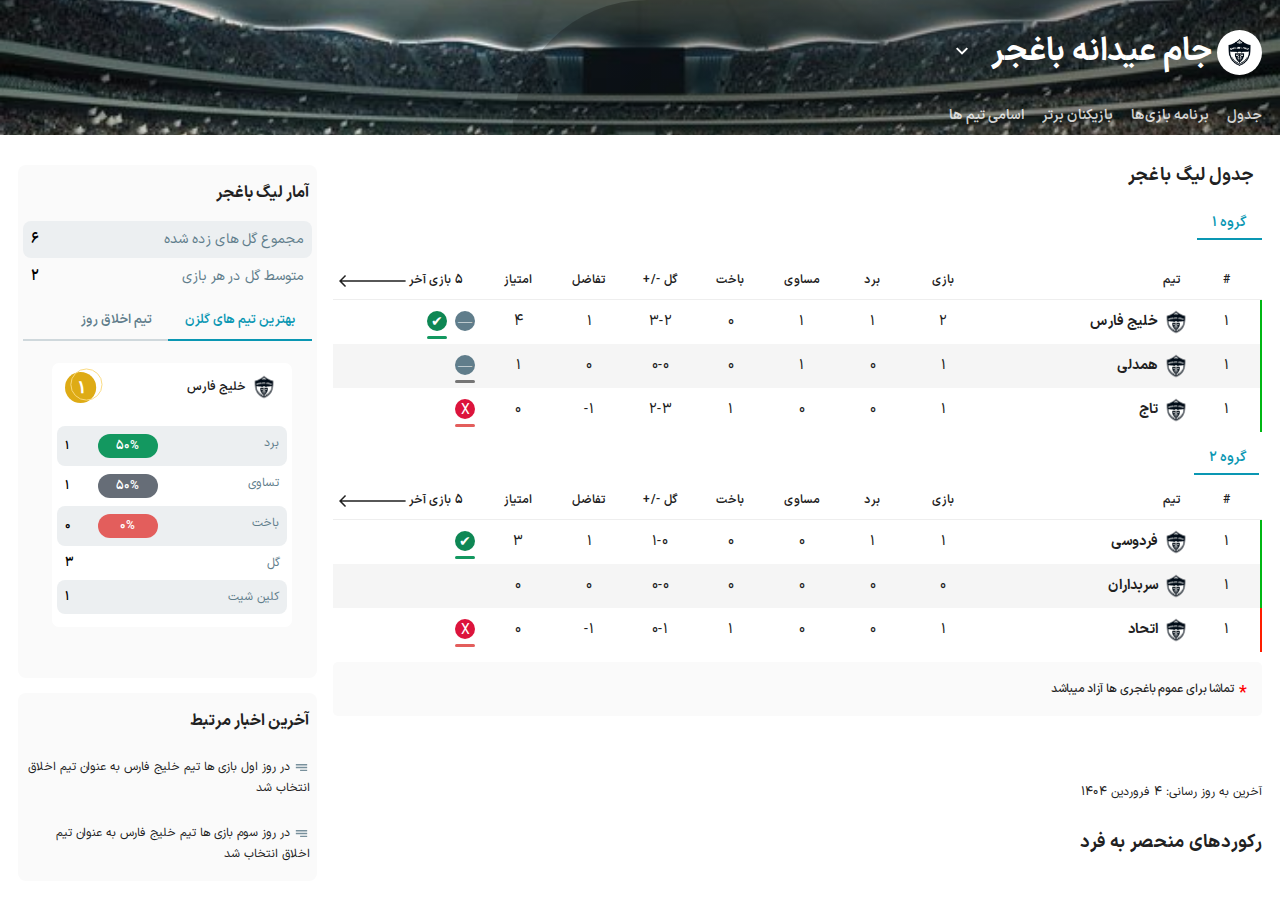
<file: index.html>
<!DOCTYPE html><html lang="fa" prefix="og: http://ogp.me/ns#"><head>
    <title>جدول لیگ برتر باغجر</title>
    <meta charset="utf-8">
    <meta name="viewport" content="width=device-width, initial-scale=1.0, user-scalable=yes">



    <link rel="manifest" href="/manifest.json">

    <link href="https://www.varzesh3.com/fonts/iransans/woff2/IRANSansXFaNum-Regular.woff2" rel="preload" as="font" type="font/woff" crossorigin="">
    <link href="https://www.varzesh3.com/fonts/iransans/woff2/IRANSansXFaNum-Medium.woff2" rel="preload" as="font" type="font/woff" crossorigin="">
    <link href="https://www.varzesh3.com/fonts/iransans/woff2/IRANSansXFaNum-DemiBold.woff2" rel="preload" as="font" type="font/woff" crossorigin="">
    <link href="https://www.varzesh3.com/fonts/iransans/woff2/IRANSansXFaNum-Bold.woff2" rel="preload" as="font" type="font/woff" crossorigin="">








    <link rel="shortcut icon" href="favicon.ico">

    <meta name="msapplication-config" content="/img/browserconfig.xml">

    <link rel="stylesheet" href="css/global.vendor.css">
    <link rel="stylesheet" href="css/sharedLayout.css">


    <link rel="stylesheet" href="css/league.css">


    <style>
        .subheader-inner-page {
            background-image: url('./images/soccer.jpg');
            background-size: cover; /* Ensures the image covers the header area */
            background-repeat: no-repeat; /* Prevents the image from repeating */
            background-position: center; /* Centers the image */
        }
    </style>




    <!-- Google Tag Manager -->
    <script>
        (function (w, d, s, l, i) {
            w[l] = w[l] || []; w[l].push({
                'gtm.start':
                    new Date().getTime(), event: 'gtm.js'
            }); var f = d.getElementsByTagName(s)[0],
                j = d.createElement(s), dl = l != 'dataLayer' ? '&l=' + l : ''; j.async = true; j.src =
                'https://www.googletagmanager.com/gtm.js?id=' + i + dl; f.parentNode.insertBefore(j, f);
        })(window, document, 'script', 'dataLayer', 'GTM-5BWLB69');</script>
    <!-- End Google Tag Manager -->
</head>
<body>
<!-- Google Tag Manager (noscript) -->
<noscript>
    <iframe src="https://www.googletagmanager.com/ns.html?id=GTM-5BWLB69"
            height="0" width="0" style="display:none;visibility:hidden"></iframe>
</noscript>
<!-- End Google Tag Manager (noscript) -->

<section class="mainbody">
    <main role="main">




        <div class="container-fluid subheader-inner-page light-text" style="background-color:#103240" data-nosnippet="">
            <div class="row">
                <div class="container">
                    <div class="row">
                        <div class="shape-continue-mobile" style="background: linear-gradient( 170deg, transparent, rgba(0,0,0,0.2) 60% )"></div>
                        <div class="shape-continue-desktop" style="background: linear-gradient( 90deg, transparent -25%, rgba(0,0,0,0.3) 15% )"></div>
                        <div class="league-logo-bg">
                        </div>
                        <div class="col-12">
                            <div class="select-items select-ent">
                                <div class="ent-holder">
                                    <div class="logo-holder">
                                        <img alt="لیگ برتر باغجر" src="images/baghejar-league.png">
                                    </div>

                                    <span>
                                جام عیدانه باغجر
                            </span>
                                </div>

                            </div>
                        </div>
                        <div class="col-12">
                            <div class="subhead-menu ajax-menu"  data-title="لیگ برتر باغجر " data-league="لیگ برتر باغجر">
                                <ul class="subheader-menu-carousel">


                                    <li data-type="football-fixture" name="fixtures" >
                                        <a  href="./index.html">جدول</a>
                                    </li>


                                    <li data-type="football-fixture" name="fixtures" >
                                        <a  href="./games.html">برنامه بازی‌‌ها</a>
                                    </li>



                                    <li data-type="top-players" name="players" >
                                        <a s href="./players.html">بازیکنان برتر</a>

                                    </li>

                                    <li data-type="team-members" name="team-members" >
                                        <a s href="./team-players.html">اسامی تیم ها</a>

                                    </li>

                                </ul>
                                <div class="indicator"></div>
                            </div>
                        </div>
                    </div>
                </div>
            </div>
        </div>

        <div class="container-fluid tabs-holder">



            <div class="container" name="overview" data-live-score-page="" id="page" data-tb-url="https://biz.varzesh3.com/items/league" data-scripts-url="https://biz.varzesh3.com/scripts/league">
                <div class="row">
                    <section class="col-12 col-lg-9">

                        <div class="row">
                            <div class="col-12">
                                <div class="intro-list">
                                    <h1>
                                        جدول لیگ باغجر
                                    </h1>

                                </div>
                            </div>
                        </div>

                        <div class="row">
                            <div class="col-12">

                            </div>
                        </div>


                        <div class="row">
                            <div class="col-12">

                                <div class="table-top-info">
                                    <div class="host-guest-table">
                                        <ul>
                                            <li class="default-tab active">
                                                <span>گروه ۱</span>
                                            </li>

                                        </ul>
                                        <div class="indicator"></div>
                                    </div>


                                </div>
                                <div data-id="902337" id="group-{902337}" data-stage-type="False" class="group-standing">



                                    <div class="table-holder">

                                        <div class="standing first-load">
                                            <table class=" league-standing football-standing" itemscope="" itemtype="https://schema.org/Table">
                                                <caption itemprop="about">لیگ برتر باغجر  </caption>
                                                <thead>
                                                <tr>
                                                    <th scope="col">#</th>
                                                    <th scope="col">تیم</th>
                                                    <th scope="col">بازی</th>
                                                    <th scope="col">برد</th>
                                                    <th scope="col">مساوی</th>
                                                    <th scope="col">باخت</th>
                                                    <th scope="col"> گل -/+</th>
                                                    <th scope="col">تفاضل </th>
                                                    <th scope="col">امتياز</th>
                                                    <th scope="col" class="last-five">5 بازی آخر  <img title="arrow" alt="direction" src="images/last-five-arrow.svg"> </th>
                                                </tr>
                                                </thead>
                                                <tbody>
                                                <tr>
                                                    <td>
                                                        <span class="standing-rule-color" style="background: #00b813"></span>1

                                                    </td>
                                                    <td>
                                                        <a >
                                                            <figure>
                                                                <img alt="خلیج فارس" width="40" src="images/baghejar-league.png">
                                                            </figure>
                                                            خلیج فارس
                                                        </a>
                                                    </td>
                                                    <td>2</td>
                                                    <td>1</td>
                                                    <td>1</td>
                                                    <td>0</td>
                                                    <td>3-2</td>
                                                    <td>1</td>
                                                    <td>4</td>
                                                    <td class="last-five">
                                                        <a >
                                                            <span class="ls-results ls-draw " data-tooltip=""> ― </span>
                                                        </a>


                                                        <a >
                                                            <span class="ls-results ls-win" data-tooltip="">✔</span>
                                                        </a>
                                                        <!-- <a >
                                                            <span class="ls-results ls-lose" data-tooltip="">X</span>
                                                        </a>
                                                        <a >
                                                            <span class="ls-results ls-win" data-tooltip="">✔</span>
                                                        </a>
                                                        <a >
                                                            <span class="ls-results ls-win" data-tooltip=""> ✔ </span>
                                                        </a>
                                                        <a >
                                                            <span class="ls-results ls-win" data-tooltip="">✔</span>
                                                        </a> -->
                                                    </td>
                                                </tr>


                                                <tr>
                                                    <td>
                                                        <span class="standing-rule-color" style="background: #00b813"></span>1

                                                    </td>
                                                    <td>
                                                        <a >
                                                            <figure>
                                                                <img alt="همدلی" width="40" src="images/baghejar-league.png">
                                                            </figure>
                                                            همدلی
                                                        </a>
                                                    </td>
                                                    <td>1</td>
                                                    <td>0</td>
                                                    <td>1</td>
                                                    <td>0</td>
                                                    <td>0-0</td>
                                                    <td>0</td>
                                                    <td>1</td>
                                                    <td class="last-five">
                                                        <a >
                                                            <span class="ls-results ls-draw " data-tooltip=""> ― </span>
                                                        </a>
                                                        <!-- <a >
                                                            <span class="ls-results ls-lose" data-tooltip="">X</span>
                                                        </a>
                                                        <a >
                                                            <span class="ls-results ls-win" data-tooltip="">✔</span>
                                                        </a>
                                                        <a >
                                                            <span class="ls-results ls-win" data-tooltip=""> ✔ </span>
                                                        </a>
                                                        <a >
                                                            <span class="ls-results ls-win" data-tooltip="">✔</span>
                                                        </a> -->
                                                    </td>
                                                </tr>


                                                <tr>
                                                    <td>
                                                        <span class="standing-rule-color" style="background: #00b813"></span>1

                                                    </td>
                                                    <td>
                                                        <a >
                                                            <figure>
                                                                <img alt="تاج" width="40" src="images/baghejar-league.png">
                                                            </figure>
                                                            تاج
                                                        </a>
                                                    </td>
                                                    <td>1</td>
                                                    <td>0</td>
                                                    <td>0</td>
                                                    <td>1</td>
                                                    <td>2-3</td>
                                                    <td>-1</td>
                                                    <td>0</td>
                                                    <td class="last-five">
                                                        <a >
                                                            <span class="ls-results ls-lose" data-tooltip="">X</span>
                                                        </a>
                                                        <!-- <a >
                                                            <span class="ls-results ls-draw " data-tooltip=""> ― </span>
                                                        </a>
                                                        <a >
                                                            <span class="ls-results ls-lose" data-tooltip="">X</span>
                                                        </a>
                                                        <a >
                                                            <span class="ls-results ls-win" data-tooltip="">✔</span>
                                                        </a>
                                                        <a >
                                                            <span class="ls-results ls-win" data-tooltip=""> ✔ </span>
                                                        </a>
                                                        <a >
                                                            <span class="ls-results ls-win" data-tooltip="">✔</span>
                                                        </a> -->
                                                    </td>
                                                </tr>


                                                </tbody>
                                            </table>

                                        </div>


                                        <div class="table-top-info">
                                            <div class="host-guest-table">
                                                <ul>
                                                    <li class="default-tab active">
                                                        <span>گروه ۲</span>
                                                    </li>
        
                                                </ul>
                                                <div class="indicator"></div>
                                            </div>
        
        
                                        </div>

                                        <div class="standing first-load">
                                            <table class=" league-standing football-standing" itemscope="" itemtype="https://schema.org/Table">
                                                <caption itemprop="about">لیگ برتر باغجر  </caption>
                                                <thead>
                                                <tr>
                                                    <th scope="col">#</th>
                                                    <th scope="col">تیم</th>
                                                    <th scope="col">بازی</th>
                                                    <th scope="col">برد</th>
                                                    <th scope="col">مساوی</th>
                                                    <th scope="col">باخت</th>
                                                    <th scope="col"> گل -/+</th>
                                                    <th scope="col">تفاضل </th>
                                                    <th scope="col">امتياز</th>
                                                    <th scope="col" class="last-five">5 بازی آخر  <img title="arrow" alt="direction" src="images/last-five-arrow.svg"> </th>
                                                </tr>
                                                </thead>
                                                <tbody>
                                                <tr>
                                                    <td>
                                                        <span class="standing-rule-color" style="background: #00b813"></span>1

                                                    </td>
                                                    <td>
                                                        <a >
                                                            <figure>
                                                                <img alt="فردوسی" width="40" src="images/baghejar-league.png">
                                                            </figure>
                                                            فردوسی
                                                        </a>
                                                    </td>
                                                    <td>1</td>
                                                    <td>1</td>
                                                    <td>0</td>
                                                    <td>0</td>
                                                    <td>1-0</td>
                                                    <td>1</td>
                                                    <td>3</td>
                                                    <td class="last-five">
                                                        <a >
                                                            <span class="ls-results ls-win" data-tooltip="">✔</span>
                                                        </a>
                                                        <!-- <a >
                                                            <span class="ls-results ls-draw " data-tooltip=""> ― </span>
                                                        </a>
                                                        <a >
                                                            <span class="ls-results ls-lose" data-tooltip="">X</span>
                                                        </a>
                                                        <a >
                                                            <span class="ls-results ls-win" data-tooltip="">✔</span>
                                                        </a>
                                                        <a >
                                                            <span class="ls-results ls-win" data-tooltip=""> ✔ </span>
                                                        </a>
                                                        <a >
                                                            <span class="ls-results ls-win" data-tooltip="">✔</span>
                                                        </a> -->
                                                    </td>
                                                </tr>


                                                <tr>
                                                    <td>
                                                        <span class="standing-rule-color" style="background: #00b813"></span>1

                                                    </td>
                                                    <td>
                                                        <a >
                                                            <figure>
                                                                <img alt="سربداران" width="40" src="images/baghejar-league.png">
                                                            </figure>
                                                            سربداران
                                                        </a>
                                                    </td>
                                                    <td>0</td>
                                                    <td>0</td>
                                                    <td>0</td>
                                                    <td>0</td>
                                                    <td>0-0</td>
                                                    <td>0</td>
                                                    <td>0</td>
                                                    <td class="last-five">
                                                        <!-- <a >
                                                            <span class="ls-results ls-draw " data-tooltip=""> ― </span>
                                                        </a>
                                                        <a >
                                                            <span class="ls-results ls-lose" data-tooltip="">X</span>
                                                        </a>
                                                        <a >
                                                            <span class="ls-results ls-win" data-tooltip="">✔</span>
                                                        </a>
                                                        <a >
                                                            <span class="ls-results ls-win" data-tooltip=""> ✔ </span>
                                                        </a>
                                                        <a >
                                                            <span class="ls-results ls-win" data-tooltip="">✔</span>
                                                        </a> -->
                                                    </td>
                                                </tr>



                                                <tr>
                                                    <td>
                                                        <span class="standing-rule-color" style="background: #ff1e00"></span>1

                                                    </td>
                                                    <td>
                                                        <a >
                                                            <figure>
                                                                <img alt="اتحاد" width="40" src="images/baghejar-league.png">
                                                            </figure>
                                                            اتحاد
                                                        </a>
                                                    </td>
                                                    <td>1</td>
                                                    <td>0</td>
                                                    <td>0</td>
                                                    <td>1</td>
                                                    <td>0-1</td>
                                                    <td>-1</td>
                                                    <td>0</td>
                                                    <td class="last-five">
                                                        <a >
                                                            <span class="ls-results ls-lose" data-tooltip="">X</span>
                                                        </a>
                                                        <!-- <a >
                                                            <span class="ls-results ls-draw " data-tooltip=""> ― </span>
                                                        </a>
                                                        <a >
                                                            <span class="ls-results ls-lose" data-tooltip="">X</span>
                                                        </a>
                                                        <a >
                                                            <span class="ls-results ls-win" data-tooltip="">✔</span>
                                                        </a>
                                                        <a >
                                                            <span class="ls-results ls-win" data-tooltip=""> ✔ </span>
                                                        </a>
                                                        <a >
                                                            <span class="ls-results ls-win" data-tooltip="">✔</span>
                                                        </a> -->
                                                    </td>
                                                </tr>
  

                                                </tbody>
                                            </table>

                                        </div>

                                        <div class="standing host-guest"></div>
                                        <div class="standing api-load"></div>
                                        <div class="standing-notice" data-nosnippet="">
                                            <p>
                                                <span class="standing-notice-star">*</span>
                                                <span>تماشا برای عموم باغجری ها آزاد میباشد</span>
                                            </p>
                                        </div>

                                        <div class="standing-rules" data-nosnippet="">
                                            <!--                <span class="each-rule">-->
                                            <!--                    <span class="rule-color" style="background:#ff0008"></span>-->
                                            <!--                    <span class="rule-title">سقوط به لیگ ۱</span>-->
                                            <!--                </span>-->
                                            <!--                <span class="each-rule">-->
                                            <!--                    <span class="rule-color" style="background:#00b813"></span>-->
                                            <!--                    <span class="rule-title">لیگ نخبگان باغجر</span>-->
                                            <!--                </span>-->
                                            <!--                <span class="each-rule">-->
                                            <!--                    <span class="rule-color" style="background:#80f266"></span>-->
                                            <!--                    <span class="rule-title">پلی آف لیگ نخبگان باغجر</span>-->
                                            <!--                </span>-->
                                        </div>


                                    </div>


                                </div>



                                <div class="last-update">
                                    <p>
                                        آخرین به روز رسانی: <time datetime="2024-03-17T19:31:01">4 فروردین 1404</time>
                                    </p>
                                </div>



                            </div>
                        </div>

                        <div class="row">
                            <div class="col-12">




                                <div class="row">
                                    <div class="col-12">
                                        <div class="intro-list">
                                            <h2>
                                                رکوردهای منحصر به فرد
                                            </h2>

                                        </div>
                                    </div>
                                </div>
                                <div class="row">

                                    <!-- <div class="col-12 col-md-6 col-lg-4 record-holder">
                                        <div class="record-box">
                                            <div class="record-title">
                                                <img width="30" src="images/win.svg">
                                                برد پر گل
                                            </div>
                                            <div class="record-data">
                            <span class="record-team">
                                <img width="24" src="images/baghejar-league.png">
                                <span>آزادی</span>
                            </span>
                                                <span>در بازی اول خود موفق به گلزنی بیش از متوسط گل در هر بازی شده است</span>
                                            </div>
                                        </div>
                                    </div> -->

                                </div>
                            </div>
                        </div>

                        <div class="row">
                            <div class="col-12 mb-3">
                                <div data-zone="704" class="side-banner-zone overflow-hidden tb-holder"></div>
                                <div data-zone="705" class="side-banner-zone overflow-hidden tb-holder"></div>
                            </div>
                        </div>

                        <div class="row">

                        </div>



                    </section>
                    <aside class="col-12 col-lg-3">
                        <div data-zone="703" class="side-banner-zone tb-holder"></div>




                        <div class="side season-stat" data-nosnippet="">
                            <div class="side-head">
        <span>
            آمار لیگ باغجر
        </span>
                            </div>
                            <div class="side-body">
                                <div class="stats-holder">
                                    <div class="stats-charts">
                                        <div class="stats-charts-numeric">
                                            <div>
                                                <span>مجموع گل های زده شده </span>
                                                <span>6</span>
                                            </div>
                                            <div>
                                                <span>متوسط گل در هر بازی </span>
                                                <span>2</span>
                                            </div>


                                        </div>
                                    </div>
                                    <div class="stats-tabs">



                                        <ul class="nav nav-tabs vrz-tab" id="statTab" role="tablist">
                                            <li role="tab" class="nav-item">
                                                <a class="nav-link active" id="home-tab" data-toggle="tab" href="#t1st" role="tab" aria-controls="t1st" aria-selected="true">بهترین تیم های گلزن</a>
                                            </li>
                                            <li role="tab" class="nav-item">
                                                <a class="nav-link" id="profile-tab" data-toggle="tab" href="#t2st" role="tab" aria-controls="t2st" aria-selected="false">تیم اخلاق روز</a>
                                            </li>


                                        </ul>
                                        <div class="tab-content" id="statTabContent">
                                            <div class="tab-pane fade show active " id="t1st" role="tabpanel" aria-labelledby="t1st-tab">
                                                <div class="owl-carousel slider-team">

                                                    <div class="stats-team-holder item" style="width:240px">
                                                        <div class="stats-best-team">
                                                            <a >
                                                                <img width="30" src="images/baghejar-league.png">
                                                                <span>خلیج فارس</span>
                                                            </a>
                                                            <span class="rankbg"></span>
                                                        </div>

                                                        <div class="stats-charts-numeric">
                                                            <div>
                                                                <span>برد</span>
                                                                <span>
                        <span class="percent win">50%</span> <span>۱</span>
                    </span>
                                                            </div>
                                                            <div>
                                                                <span>تساوی</span>
                                                                <span>
                        <span class="percent draw">50%</span> <span>1</span>
                    </span>
                                                            </div>
                                                            <div>
                                                                <span>باخت</span>
                                                                <span>
                        <span class="percent loss">0%</span> <span>0</span>
                    </span>
                                                            </div>
                                                            <div>
                                                                <span>گل</span>
                                                                <span>
                        3
                    </span>
                                                            </div>
                                                            <div>
                                                                <span>کلین شیت</span>
                                                                <span>
                        1
                    </span>
                                                            </div>
                                                        </div>
                                                    </div>


                                                </div>
                                            </div>
                                            <div class="tab-pane fade" id="t2st" role="tabpanel" aria-labelledby="t2st-tab">
                                                <div class="owl-carousel slider-team">

                                                    <div class="stats-team-holder item" style="width:240px">
                                                        <div class="stats-best-team">
                                                            <a >
                                                                <img width="30" src="images/baghejar-league.png">
                                                                <span>خلیج فارس</span>
                                                            </a>
                                                            <span class="rankbg"></span>
                                                        </div>

                                                        <div class="stats-charts-numeric">
                                                            <div>
                                                                <span>برد</span>
                                                                <span>
                        <span class="percent win">50%</span> <span>۱</span>
                    </span>
                                                            </div>
                                                            <div>
                                                                <span>تساوی</span>
                                                                <span>
                        <span class="percent draw">50%</span> <span>۱</span>
                    </span>
                                                            </div>
                                                            <div>
                                                                <span>باخت</span>
                                                                <span>
                        <span class="percent loss">0%</span> <span>0</span>
                    </span>
                                                            </div>
                                                            <div>
                                                                <span>گل</span>
                                                                <span>
                        ۳
                    </span>
                                                            </div>
                                                            <div>
                                                                <span>کلین شیت</span>
                                                                <span>
                        1
                    </span>
                                                            </div>
                                                        </div>
                                                    </div>


                                                </div>

                                            </div>
                                        </div>
                                    </div>
                                </div>
                            </div>
                        </div>










                        <div class="side" data-nosnippet="">
                            <div class="side-head">
        <span>
          آخرین اخبار مرتبط
        </span>
                            </div>
                            <div class="side-body">
                                <div class="sidebar-news">
                                    <div class="sidebar-news-holder">
                                        <div class="news-scrolleble-box autoheight">
                                            <ul class="news-list--listed-news">
                                                <li class="type-article">
                                                    <a  >
                                                        در روز اول بازی ها تیم خلیج فارس به عنوان تیم اخلاق انتخاب شد
                                                    </a>
                                                </li>
                                            </ul>
                                        </div>
                                    </div>
                                </div>
                            </div>


                            <div class="side-body">
                                <div class="sidebar-news">
                                    <div class="sidebar-news-holder">
                                        <div class="news-scrolleble-box autoheight">
                                            <ul class="news-list--listed-news">
                                                <li class="type-article">
                                                    <a  >
                                                        در روز سوم بازی ها تیم خلیج فارس به عنوان تیم اخلاق انتخاب شد
                                                    </a>
                                                </li>
                                            </ul>
                                        </div>
                                    </div>
                                </div>
                            </div>

                        </div>

                    </aside>
                </div>
            </div>
        </div>




    </main>
</section>





<div class="searchbox" data-search-url="https://search-api.varzesh3.com/v1.0/query?q=">
    <form id="vrz-search-form" method="GET" role="search" autocomplete="off" action="/search">
        <div class="input-holder">
            <input id="main-search" class="search" type="search" name="q" placeholder="جستجوی اخبار، تیم‌ها، بازیکنان، ویدیوهای ورزشی …">
            <span class="close-search">
                <img alt="close" src="images/close-icon.svg">
            </span>
        </div>
    </form>
</div>

<div class="search-ajax-result">
    <div id="search-result-tags tagbox ">
        <div class="search-content-type-title">
            برچسب ها
        </div>
        <div class="result-box tags-res tags"></div>
    </div>
    <div id="search-result-news">
        <div class="search-content-type-title">
            اخبار
        </div>
        <div class="result-box  news-res row"></div>
    </div>
    <div id="search-result-videos">
        <div class="search-content-type-title">
            ویدیوها
        </div>
        <div class="result-box  videos-res row"></div>
    </div>
    <div class="see-all">
        مشاهده همه نتایج
    </div>
</div>
<div class="dark-shadow"></div>
<span id="gotop"></span>


<script>
    window.appSettings = {

    };
</script>
<script src="js/global.vendor.js"></script>
<script src="js/sharedLayout.js"></script>


<script src="js/league.js"></script>


<script async="" defer="" src="js/ads.js"></script>



</body></html>
<!--<footer>-->
<!--    <div class="allfooter">-->
<!--        <div class="container">-->
<!--            <div class="allfooter-menus">-->
<!--                <div class="row">-->
<!--                    <div class="col-6 col-md-2">-->
<!--                        <ul class="footermenu">-->
<!--                            <li>-->
<!--                                        <span>-->
<!--                                            <img alt="راهنما" width="20" height="20" src="images/uqsoneco.svg">-->
<!--                                            راهنما-->
<!--                                        </span>-->
<!--                            </li>-->
<!--                            <li><a href="https://www.varzesh3.com/contact">ارتباط با ما</a></li>-->

<!--                        </ul>-->
<!--                    </div>-->

<!--                </div>-->
<!--            </div>-->

<!--        </div>-->
<!--    </div>-->
<!--</footer>-->
</file>
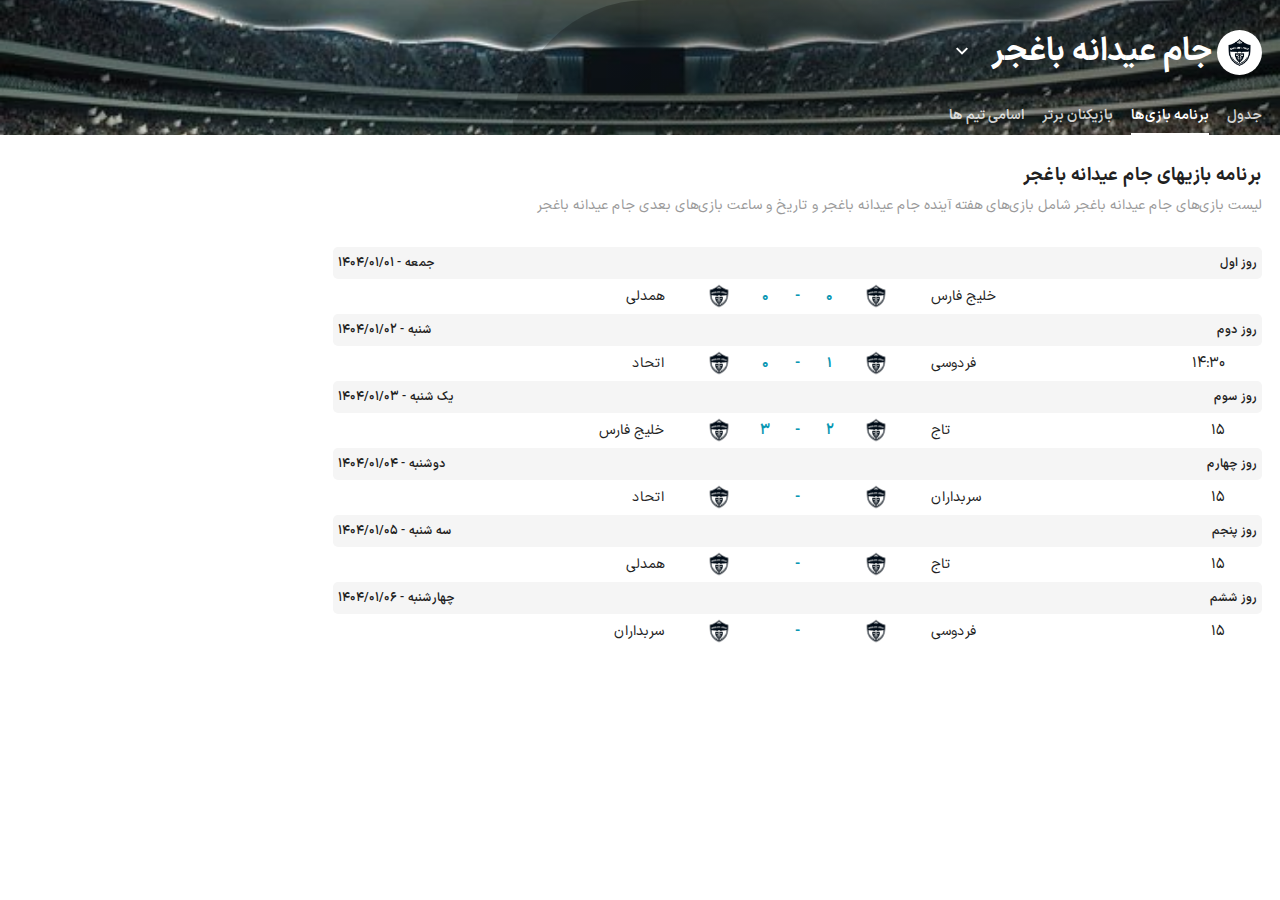
<file: games.html>
<!DOCTYPE html><html lang="fa" ><head>
    <title>برنامه بازی های  جام عیدانه باغجر</title>
    <meta charset="utf-8">
    <meta name="viewport" content="width=device-width, initial-scale=1.0, user-scalable=yes">

    <link rel="manifest" href="/manifest.json">



    <link rel="stylesheet" href="css/global.vendor.css">
    <link rel="stylesheet" href="css/sharedLayout.css">


<link rel="stylesheet" href="css/league.css">


<style>
    .subheader-inner-page {
        background-image: url('./images/soccer.jpg');
        background-size: cover; /* Ensures the image covers the header area */
        background-repeat: no-repeat; /* Prevents the image from repeating */
        background-position: center; /* Centers the image */
    }
</style>

    <!-- Google Tag Manager -->
    <script>
        (function (w, d, s, l, i) {
            w[l] = w[l] || []; w[l].push({
                'gtm.start':
                    new Date().getTime(), event: 'gtm.js'
            }); var f = d.getElementsByTagName(s)[0],
                j = d.createElement(s), dl = l != 'dataLayer' ? '&l=' + l : ''; j.async = true; j.src =
                    'https://www.googletagmanager.com/gtm.js?id=' + i + dl; f.parentNode.insertBefore(j, f);
        })(window, document, 'script', 'dataLayer', 'GTM-5BWLB69');</script>
    <!-- End Google Tag Manager -->
</head>
<body>
    <!-- Google Tag Manager (noscript) -->
    <noscript>
        <iframe src="https://www.googletagmanager.com/ns.html?id=GTM-5BWLB69"
                height="0" width="0" style="display:none;visibility:hidden"></iframe>
    </noscript>
    <!-- End Google Tag Manager (noscript) -->

    <section class="mainbody">
        <main role="main">


<div class="container-fluid subheader-inner-page light-text" style="background-color:#103240" data-nosnippet="">
    <div class="row">
        <div class="container">
            <div class="row">
                 <div class="shape-continue-mobile" style="background: linear-gradient( 170deg, transparent, rgba(0,0,0,0.2) 60% )"></div>
                <div class="shape-continue-desktop" style="background: linear-gradient( 90deg, transparent -25%, rgba(0,0,0,0.3) 15% )"></div>

                <div class="col-12">
                    <div class="select-items select-ent">
                        <div class="ent-holder">
                            <div class="logo-holder">
                                <img alt="لیگ برتر ایران" src="images/baghejar-league.png">
                            </div>

                            <span>
                                جام عیدانه باغجر
                            </span>
                        </div>
                    </div>
                </div>
                <div class="col-12">
                    <div class="subhead-menu ajax-menu" data-title="لیگ برتر ایران " data-league="لیگ برتر ایران">
                        <ul class="subheader-menu-carousel">


                            <li data-type="overview" name="overview">
                                <a smart-link="" href="./index.html">جدول</a>

                            </li>



                            <li data-type="football-fixture" name="fixtures">
                                <a smart-link=""  href="" class="active">برنامه بازی‌‌ها</a>
                            </li>



                            <li data-type="top-players" name="players">
                                <a smart-link="" href="./players.html">بازیکنان برتر</a>

                            </li>


                            <li data-type="team-members" name="team-members" >
                                <a s href="./team-players.html">اسامی تیم ها</a>

                            </li>


                        </ul>
                         <div class="indicator"></div>
                    </div>
                </div>
            </div>
        </div>
    </div>
</div>

<div class="container-fluid tabs-holder">



<div class="container" name="fixtures">
    <div class="row">
        <div class="col-12 col-lg-9">
            <div class="tab-title">
                <h1>برنامه بازیهای  جام عیدانه باغجر</h1>
                <p>لیست بازی‌های  جام عیدانه باغجر شامل بازی‌های هفته آینده  جام عیدانه باغجر و تاریخ و ساعت بازی‌های بعدی  جام عیدانه باغجر</p>
            </div>

            <div class="matches-holder">

                            <div class="fixture-result-header week topweek">
                                <span>روز اول</span>
                                <span class="fixture-result-date"> جمعه  - 1404/01/01</span>
                            </div>
                            <div class="fixture-result-matchesbox">


<div class="fixture-result-match even" itemscope="" itemtype="http://schema.org/SportsEvent">



        <meta itemprop="startDate" content="2024-03-17T15:15:00.0000000Z">

    <meta itemprop="location" content="world">
    <meta itemprop="url" >

    <a class="fixture-result-match-time" >
        <time class="match-time d-none d-md-block"></time>
        <span class="match-status-title"></span>
    </a>
    <a class="fixture-result-match-teams">
        <div class="fixture-result-match-host">
            <span itemprop="homeTeam" itemscope="" itemtype="https://schema.org/SportsTeam">
                <span itemprop="name">خلیج فارس</span>
            </span>
            <figure>
                <img alt="خلیج فارس" width="30" src="images/baghejar-league.png">
            </figure>
        </div>
        <div class="fixture-result-match-goals">
            <span class="host">0</span>
            <span> - </span>
            <span class="guest">0</span>
        </div>
        <div class="fixture-result-match-guest">
            <figure>
                <img alt="همدلی" width="30" src="images/baghejar-league.png">
            </figure>
            <span itemprop="awayTeam" itemscope="" itemtype="https://schema.org/SportsTeam">
                <span itemprop="name">همدلی</span>
            </span>
        </div>
    </a>
</div>
</div>

</div>

                            <div class="fixture-result-header week topweek">
                                <span>روز دوم</span>
                                <span class="fixture-result-date">  شنبه - 1404/01/02</span>
                            </div>
                            <div class="fixture-result-matchesbox">

<div class="fixture-result-match even" itemscope="" itemtype="http://schema.org/SportsEvent">

            <a class="fixture-result-match-time">
                <time class="match-time d-none d-md-block"></time>
                <span >14:30</span>
            </a>

                                    <a class="fixture-result-match-teams">
                                        <div class="fixture-result-match-host">
            <span itemprop="homeTeam" itemscope="" itemtype="https://schema.org/SportsTeam">
                <span itemprop="name">فردوسی</span>
            </span>
                                            <figure>
                                                <img alt="فردوسی" width="30" src="images/baghejar-league.png">
                                            </figure>
                                        </div>
                                        <div class="fixture-result-match-goals">
                                            <span class="host">۱</span>
                                            <span> - </span>
                                            <span class="guest">0</span>
                                        </div>
                                        <div class="fixture-result-match-guest">
                                            <figure>
                                                <img alt="اتحاد" width="30" src="images/baghejar-league.png">
                                            </figure>
                                            <span itemprop="awayTeam" itemscope="" itemtype="https://schema.org/SportsTeam">
                <span itemprop="name">اتحاد</span>
            </span>
                                        </div>
                                    </a>
</div>

</div>

                            <div class="fixture-result-header week topweek">
                                <span>روز سوم</span>
                                <span class="fixture-result-date"> یک شنبه -  1404/01/03</span>
                            </div>
                            <div class="fixture-result-matchesbox">


                                <div class="fixture-result-match even" itemscope="" itemtype="http://schema.org/SportsEvent">

                                    <a class="fixture-result-match-time">
                                        <time class="match-time d-none d-md-block"></time>
                                        <span >15</span>
                                    </a>

                                    <a class="fixture-result-match-teams">
                                        <div class="fixture-result-match-host">
            <span itemprop="homeTeam" itemscope="" itemtype="https://schema.org/SportsTeam">
                <span itemprop="name">تاج</span>
            </span>
                                            <figure>
                                                <img alt="تاج" width="30" src="images/baghejar-league.png">
                                            </figure>
                                        </div>
                                        <div class="fixture-result-match-goals">
                                            <span class="host">2</span>
                                            <span> - </span>
                                            <span class="guest">3</span>
                                        </div>
                                        <div class="fixture-result-match-guest">
                                            <figure>
                                                <img alt="خلیج فارس" width="30" src="images/baghejar-league.png">
                                            </figure>
                                            <span itemprop="awayTeam" itemscope="" itemtype="https://schema.org/SportsTeam">
                <span itemprop="name">خلیج فارس</span>
            </span>
                                        </div>
                                    </a>
                                </div>
                            </div>


                            <div class="fixture-result-header week topweek">
                                <span>روز چهارم</span>
                                <span class="fixture-result-date"> دوشنبه -  1404/01/04</span>
                            </div>
                            <div class="fixture-result-matchesbox">


                                <div class="fixture-result-match even" itemscope="" itemtype="http://schema.org/SportsEvent">

                                    <a class="fixture-result-match-time">
                                        <time class="match-time d-none d-md-block"></time>
                                        <span >15</span>
                                    </a>

                                    <a class="fixture-result-match-teams">
                                        <div class="fixture-result-match-host">
            <span itemprop="homeTeam" itemscope="" itemtype="https://schema.org/SportsTeam">
                <span itemprop="name">سربداران</span>
            </span>
                                            <figure>
                                                <img alt="سربداران" width="30" src="images/baghejar-league.png">
                                            </figure>
                                        </div>
                                        <div class="fixture-result-match-goals">
                                            <span class="host"></span>
                                            <span> - </span>
                                            <span class="guest"></span>
                                        </div>
                                        <div class="fixture-result-match-guest">
                                            <figure>
                                                <img alt="اتحاد" width="30" src="images/baghejar-league.png">
                                            </figure>
                                            <span itemprop="awayTeam" itemscope="" itemtype="https://schema.org/SportsTeam">
                <span itemprop="name">اتحاد</span>
            </span>
                                        </div>
                                    </a>
                                </div>

                            </div>

<!--    --------------------------------------------------------------------------------------------------دور پنجم-->



                <div class="fixture-result-header week topweek">
                    <span>روز پنجم</span>
                    <span class="fixture-result-date"> سه شنبه -  1404/01/05</span>
                </div>
                <div class="fixture-result-matchesbox">


                    <div class="fixture-result-match even" itemscope="" itemtype="http://schema.org/SportsEvent">

                        <a class="fixture-result-match-time">
                            <time class="match-time d-none d-md-block"></time>
                            <span >15</span>
                        </a>

                        <a class="fixture-result-match-teams">
                            <div class="fixture-result-match-host">
            <span itemprop="homeTeam" itemscope="" itemtype="https://schema.org/SportsTeam">
                <span itemprop="name">تاج</span>
            </span>
                                <figure>
                                    <img alt="تاج" width="30" src="images/baghejar-league.png">
                                </figure>
                            </div>
                            <div class="fixture-result-match-goals">
                                <span class="host"></span>
                                <span> - </span>
                                <span class="guest"></span>
                            </div>
                            <div class="fixture-result-match-guest">
                                <figure>
                                    <img alt="همدلی" width="30" src="images/baghejar-league.png">
                                </figure>
                                <span itemprop="awayTeam" itemscope="" itemtype="https://schema.org/SportsTeam">
                <span itemprop="name">همدلی</span>
            </span>
                            </div>
                        </a>
                    </div>

                </div>






                <div class="fixture-result-header week topweek">
                    <span>روز ششم</span>
                    <span class="fixture-result-date"> چهارشنبه -  1404/01/06</span>
                </div>
                <div class="fixture-result-matchesbox">


                    <div class="fixture-result-match even" itemscope="" itemtype="http://schema.org/SportsEvent">

                        <a class="fixture-result-match-time">
                            <time class="match-time d-none d-md-block"></time>
                            <span >15</span>
                        </a>

                        <a class="fixture-result-match-teams">
                            <div class="fixture-result-match-host">
            <span itemprop="homeTeam" itemscope="" itemtype="https://schema.org/SportsTeam">
                <span itemprop="name">فردوسی</span>
            </span>
                                <figure>
                                    <img alt="فردوسی" width="30" src="images/baghejar-league.png">
                                </figure>
                            </div>
                            <div class="fixture-result-match-goals">
                                <span class="host"></span>
                                <span> - </span>
                                <span class="guest"></span>
                            </div>
                            <div class="fixture-result-match-guest">
                                <figure>
                                    <img alt="سربداران" width="30" src="images/baghejar-league.png">
                                </figure>
                                <span itemprop="awayTeam" itemscope="" itemtype="https://schema.org/SportsTeam">
                <span itemprop="name">سربداران</span>
            </span>
                            </div>
                        </a>
                    </div>

                </div>

            </div>


        </div>
        <aside class="col-12 col-lg-3 d-none d-md-block">


        </aside>
    </div>
</div>
</div>




        </main>
    </section>

<!--<footer>-->
<!--    <div class="allfooter">-->
<!--        <div class="container">-->
<!--            <div class="allfooter-menus">-->
<!--                <div class="row">-->
<!--                            <div class="col-6 col-md-2">-->
<!--                                <ul class="footermenu">-->
<!--                                    <li>-->
<!--                                        <span>-->
<!--                                            <img alt="راهنما" width="20" height="20" src="images/uqsoneco.svg">-->
<!--                                            راهنما-->
<!--                                        </span>-->
<!--                                    </li>-->
<!--                                            <li><a href="https://www.varzesh3.com/contact">ارتباط با ما</a></li>-->

<!--                                </ul>-->
<!--                            </div>-->

<!--                </div>-->
<!--            </div>-->

<!--        </div>-->
<!--    </div>-->
<!--</footer>-->



<div class="searchbox" data-search-url="https://search-api.varzesh3.com/v1.0/query?q=">
    <form id="vrz-search-form" method="GET" role="search" autocomplete="off" action="/search">
        <div class="input-holder">
            <input id="main-search" class="search" type="search" name="q" placeholder="جستجوی اخبار، تیم‌ها، بازیکنان، ویدیوهای ورزشی …">
            <span class="close-search">
                <img alt="close" src="images/close-icon.svg">
            </span>
        </div>
    </form>
</div>

<div class="search-ajax-result">
    <div id="search-result-tags tagbox ">
        <div class="search-content-type-title">
            برچسب ها
        </div>
        <div class="result-box tags-res tags"></div>
    </div>
    <div id="search-result-news">
        <div class="search-content-type-title">
            اخبار
        </div>
        <div class="result-box  news-res row"></div>
    </div>
    <div id="search-result-videos">
        <div class="search-content-type-title">
            ویدیوها
        </div>
        <div class="result-box  videos-res row"></div>
    </div>
    <div class="see-all">
        مشاهده همه نتایج
    </div>
</div>
    <div class="dark-shadow"></div>
    <span id="gotop"></span>

    <div id="alertModal" class="modal fade alerts-show" tabindex="-1" role="dialog">
        <div class="modal-dialog modal-dialog-centered" role="document">
            <div class="modal-content">
                <button type="button" class="close" data-dismiss="modal" aria-label="Close">
                    <svg width="24" height="24" viewBox="0 0 24 24" xmlns="http://www.w3.org/2000/svg">
                        <path d="M19 6.41 17.59 5 12 10.59 6.41 5 5 6.41 10.59 12 5 17.59 6.41 19 12 13.41 17.59 19 19 17.59 13.41 12z" fill="#90A4AE" fill-rule="evenodd"></path>
                    </svg>

                </button>
                <div class="modal-header"></div>
                <div class="modal-body"></div>
            </div>
        </div>
    </div>
    <script>

    </script>
    <script src="js/global.vendor.js"></script>
    <script src="js/sharedLayout.js"></script>

    <script>

    </script>
    <script src="js/league.js"></script>


    <script async="" defer="" src="js/ads.js"></script>



</body></html>
</file>
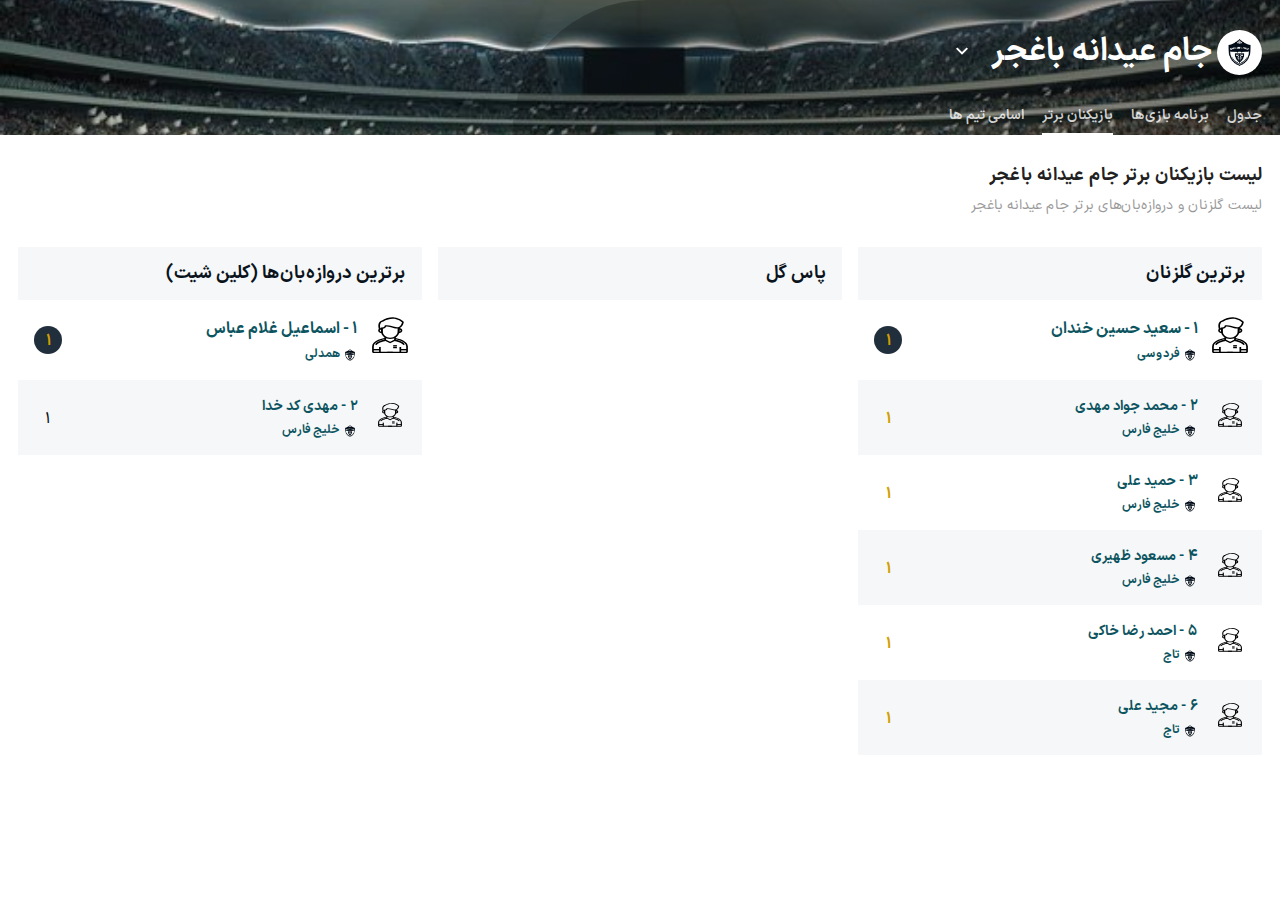
<file: players.html>
<!DOCTYPE html><html lang="fa" ><head>
    <title>جدول گلزنان لیگ باغجر</title>
    <meta charset="utf-8">
    <meta name="viewport" content="width=device-width, initial-scale=1.0, user-scalable=yes">
    
    







    

    <link rel="manifest" href="/manifest.json">


    <link rel="preload" as="style" href="https://static.varzesh3.com/css/global.vendor.css?v=1.100.1">
    <link rel="preload" as="style" href="https://static.varzesh3.com/css/sharedLayout.css?v=1.100.1">
    
    

    <link rel="preload" as="script" href="https://static.varzesh3.com/js/global.vendor.js?v=1.100.1">
    <link rel="preload" as="script" href="https://static.varzesh3.com/js/sharedLayout.js?v=1.100.1">
    
    

    
    



    <meta name="msapplication-config" content="/img/browserconfig.xml">

    <link rel="stylesheet" href="css/global.vendor.css">
    <link rel="stylesheet" href="css/sharedLayout.css">
    
    
<link rel="stylesheet" href="css/league.css">
    

    
    

<style>
    .subheader-inner-page {
        background-image: url('./images/soccer.jpg');
        background-size: cover; /* Ensures the image covers the header area */
        background-repeat: no-repeat; /* Prevents the image from repeating */
        background-position: center; /* Centers the image */
    }
</style>




    <!-- Google Tag Manager -->
    <script>
        (function (w, d, s, l, i) {
            w[l] = w[l] || []; w[l].push({
                'gtm.start':
                    new Date().getTime(), event: 'gtm.js'
            }); var f = d.getElementsByTagName(s)[0],
                j = d.createElement(s), dl = l != 'dataLayer' ? '&l=' + l : ''; j.async = true; j.src =
                    'https://www.googletagmanager.com/gtm.js?id=' + i + dl; f.parentNode.insertBefore(j, f);
        })(window, document, 'script', 'dataLayer', 'GTM-5BWLB69');</script>
    <!-- End Google Tag Manager -->
</head>
<body>
    <!-- Google Tag Manager (noscript) -->

    <!-- End Google Tag Manager (noscript) -->

    <section class="mainbody">
        <main role="main">
            



<div class="container-fluid subheader-inner-page light-text" style="background-color:#103240" data-nosnippet="">
    <div class="row">
        <div class="container">
            <div class="row">
                 <div class="shape-continue-mobile" style="background: linear-gradient( 170deg, transparent, rgba(0,0,0,0.2) 60% )"></div>
                <div class="shape-continue-desktop" style="background: linear-gradient( 90deg, transparent -25%, rgba(0,0,0,0.3) 15% )"></div>

                <div class="col-12">
                    <div class="select-items select-ent">
                        <div class="ent-holder">
                            <div class="logo-holder">
                                <img alt="" src="images/baghejar-league.png">
                            </div>

                            <span>
                                جام عیدانه باغجر
                            </span>
                        </div>
                    </div>

                </div>
                <div class="col-12">
                    <div class="subhead-menu ajax-menu"  data-title="لیگ برتر ایران " data-league="لیگ برتر ایران">
                        <ul class="subheader-menu-carousel">


                            <li data-type="overview" name="overview">
                                <a smart-link="" data-title="جدول لیگ برتر ایران | ورزش سه" href="./index.html">جدول</a>
                                
                            </li>
                            
                            
                            
                            <li data-type="football-fixture" name="fixtures">
                                <a smart-link="" data-title="برنامه بازی‌‌های لیگ برتر ایران | ورزش سه" href="./games.html">برنامه بازی‌‌ها</a>
                            </li>

                            
                        
                            <li data-type="top-players" name="players">
                                <a  href="" class="active">بازیکنان برتر</a>
                                
                            </li>


                            <li data-type="team-members" name="team-members" >
                                <a href="./team-players.html">اسامی تیم ها</a>

                            </li>


                        </ul>
                         <div class="indicator"></div>
                    </div>
                </div>
            </div>
        </div>
    </div>
</div>

<div class="container-fluid tabs-holder">
    

<div class="container" name="players">
    <div class="row">
        <div class="col-12">
            <div class="tab-title">
                <h1>لیست بازیکنان برتر جام عیدانه باغجر <span dir="ltr"></span></h1>
                <p>
                    لیست گلزنان و دروازه‌بان‌های برتر جام عیدانه باغجر
                </p>
            </div>
        </div>
        <div class="col-12 d-lg-none">
            <div class="chips-group hasnot-link topscorers-chips">
                <span class="select-chips active" data-type="top-scorers">
                    گلزنان
                </span>
                <span class="select-chips" data-type="top-assisters">
                    پاس گل
                </span>
                <span class="select-chips" data-type="top-goalkeepers">
                    دروازه‌بان‌ها (کلین شیت)
                </span>
            </div>
        </div>
        <div data-type="top-scorers" class="topscorers-wrapper col-12 d-lg-flex col-lg-4">
            <div class="topscorers">
                <h2> برترین گلزنان</h2>


<div class="top-player">
    <figure class="player-portrait">
        <img  width="80" src="images/svg.svg">
    </figure>
    <div class="info">
        <div class="player" style="color: #0c5460; font-weight: bold">
            <figure>
                <img  width="80" src="images/svg.svg">
            </figure>
            <a style="color: #0c5460; font-weight: bold"> ۱ - سعید حسین خندان</a>
        </div>
        <div class="team" class="team" style="color: #0c5460; font-weight: bold"    >
            <figure>
                <img alt="فردوسی" width="40" src="images/baghejar-league.png">
            </figure>
            فردوسی
        </div>
    </div>
    <span class="count" style="color: #d39e00; font-weight: bold">۱</span>
</div>



<div class="top-player">
    <figure class="player-portrait">
        <img  width="80" src="images/svg.svg">
    </figure>
    <div class="info">
        <div class="player" style="color: #0c5460; font-weight: bold">
            <figure>
                <img  width="80" src="images/svg.svg">
            </figure>
            <a style="color: #0c5460; font-weight: bold"> 2 - محمد جواد مهدی</a>
        </div>
        <div class="team" class="team" style="color: #0c5460; font-weight: bold"    >
            <figure>
                <img alt="خلیج فارس" width="40" src="images/baghejar-league.png">
            </figure>
            خلیج فارس
        </div>
    </div>
    <span class="count" style="color: #d39e00; font-weight: bold">۱</span>
</div>



<div class="top-player">
    <figure class="player-portrait">
        <img  width="80" src="images/svg.svg">
    </figure>
    <div class="info">
        <div class="player" style="color: #0c5460; font-weight: bold">
            <figure>
                <img  width="80" src="images/svg.svg">
            </figure>
            <a style="color: #0c5460; font-weight: bold"> 3 - حمید علی</a>
        </div>
        <div class="team" class="team" style="color: #0c5460; font-weight: bold"    >
            <figure>
                <img alt="خلیج فارس" width="40" src="images/baghejar-league.png">
            </figure>
            خلیج فارس
        </div>
    </div>
    <span class="count" style="color: #d39e00; font-weight: bold">۱</span>
</div>




<div class="top-player">
    <figure class="player-portrait">
        <img  width="80" src="images/svg.svg">
    </figure>
    <div class="info">
        <div class="player" style="color: #0c5460; font-weight: bold">
            <figure>
                <img  width="80" src="images/svg.svg">
            </figure>
            <a style="color: #0c5460; font-weight: bold"> 4 - مسعود ظهیری </a>
        </div>
        <div class="team" class="team" style="color: #0c5460; font-weight: bold"    >
            <figure>
                <img alt="خلیج فارس" width="40" src="images/baghejar-league.png">
            </figure>
            خلیج فارس
        </div>
    </div>
    <span class="count" style="color: #d39e00; font-weight: bold">۱</span>
</div>




<div class="top-player">
    <figure class="player-portrait">
        <img  width="80" src="images/svg.svg">
    </figure>
    <div class="info">
        <div class="player" style="color: #0c5460; font-weight: bold">
            <figure>
                <img  width="80" src="images/svg.svg">
            </figure>
            <a style="color: #0c5460; font-weight: bold"> 5 - احمد رضا خاکی</a>
        </div>
        <div class="team" class="team" style="color: #0c5460; font-weight: bold"    >
            <figure>
                <img alt="تاج" width="40" src="images/baghejar-league.png">
            </figure>
            تاج
        </div>
    </div>
    <span class="count" style="color: #d39e00; font-weight: bold">۱</span>
</div>




<div class="top-player">
    <figure class="player-portrait">
        <img  width="80" src="images/svg.svg">
    </figure>
    <div class="info">
        <div class="player" style="color: #0c5460; font-weight: bold">
            <figure>
                <img  width="80" src="images/svg.svg">
            </figure>
            <a style="color: #0c5460; font-weight: bold"> 6 - مجید علی</a>
        </div>
        <div class="team" class="team" style="color: #0c5460; font-weight: bold"    >
            <figure>
                <img alt="تاج" width="40" src="images/baghejar-league.png">
            </figure>
            تاج
        </div>
    </div>
    <span class="count" style="color: #d39e00; font-weight: bold">۱</span>
</div>


            </div>
        </div>
        <div data-type="top-assisters" class="topscorers-wrapper col-12 col-lg-4 d-none d-lg-flex  col-lg-4">
            <div class="topscorers">
                <h2> پاس گل</h2>



<!-- <div class="top-player">
    <figure class="player-portrait">
        <img  width="80" src="images/svg.svg">
    </figure>
    <div class="info">
        <div class="player">
            <figure>
                <img alt="علی اسماعیل" width="80" src="images/svg.svg">
            </figure>
            <a style="color: #0c5460; font-weight: bold"> 1 - علی اسماعیل</a>
        </div>
        <div class="team" style="color: #0c5460; font-weight: bold">
            <figure>
                <img alt="فردوسی" width="40" src="images/baghejar-league.png">
            </figure>
            فردوسی
        </div>
    </div>
    <span class="count" style="color: #d39e00; font-weight: bold">5</span>
</div>

 -->


            </div>
        </div>


        <div data-type="top-goalkeepers" class="topscorers-wrapper col-12 col-lg-4 d-none d-lg-flex  col-lg-4">
            <div class="topscorers">
                <h2> برترین دروازه‌بان‌ها (کلین شیت)</h2>



<div class="top-player">
    <figure class="player-portrait">
        <img  width="80" src="images/svg.svg">
    </figure>
    <div class="info">
        <div class="player">
            <figure>
                <img alt="اسماعیل غلام عباس" width="80" src="images/svg.svg">
            </figure>
            <a style="color: #0c5460; font-weight: bold"> 1 -   اسماعیل غلام عباس</a>
        </div>
        <div class="team" style="color: #0c5460; font-weight: bold">
            <figure>
                <img alt="همدلی" width="40" src="images/baghejar-league.png">
            </figure>
            همدلی
        </div>
    </div>
    <span class="count" style="color: #d39e00; font-weight: bold">۱</span>
</div>


<div class="top-player">
    <figure class="player-portrait">
        <img  width="80" src="images/svg.svg">
    </figure>
    <div class="info">
        <div class="player">
            <figure>
                <img alt="اسماعیل غلام عباس" width="80" src="images/svg.svg">
            </figure>
            <a style="color: #0c5460; font-weight: bold"> ۲ -   مهدی کد خدا</a>
        </div>
        <div class="team" style="color: #0c5460; font-weight: bold">
            <figure>
                <img alt="خلیج فارس" width="40" src="images/baghejar-league.png">
            </figure>
            خلیج فارس
        </div>
    </div>
    <span class="count" >۱</span>
</div>










            </div>
        </div>


    </div>
</div>
</div>




        </main>
    </section>



    

<div class="searchbox" data-search-url="https://search-api.varzesh3.com/v1.0/query?q=">
    <form id="vrz-search-form" method="GET" role="search" autocomplete="off" action="/search">
        <div class="input-holder">
            <input id="main-search" class="search" type="search" name="q" placeholder="جستجوی اخبار، تیم‌ها، بازیکنان، ویدیوهای ورزشی …">
            <span class="close-search">
                <img alt="close" src="images/close-icon.svg">
            </span>
        </div>
    </form>
</div>

<div class="search-ajax-result">
    <div id="search-result-tags tagbox ">
        <div class="search-content-type-title">
            برچسب ها
        </div>
        <div class="result-box tags-res tags"></div>
    </div>
    <div id="search-result-news">
        <div class="search-content-type-title">
            اخبار
        </div>
        <div class="result-box  news-res row"></div>
    </div>
    <div id="search-result-videos">
        <div class="search-content-type-title">
            ویدیوها
        </div>
        <div class="result-box  videos-res row"></div>
    </div>
    <div class="see-all">
        مشاهده همه نتایج
    </div>
</div>
    <div class="dark-shadow"></div>
    <span id="gotop"></span>

    <div id="alertModal" class="modal fade alerts-show" tabindex="-1" role="dialog">
        <div class="modal-dialog modal-dialog-centered" role="document">
            <div class="modal-content">
                <button type="button" class="close" data-dismiss="modal" aria-label="Close">
                    <svg width="24" height="24" viewBox="0 0 24 24" xmlns="http://www.w3.org/2000/svg">
                        <path d="M19 6.41 17.59 5 12 10.59 6.41 5 5 6.41 10.59 12 5 17.59 6.41 19 12 13.41 17.59 19 19 17.59 13.41 12z" fill="#90A4AE" fill-rule="evenodd"></path>
                    </svg>

                </button>
                <div class="modal-header"></div>
                <div class="modal-body"></div>
            </div>
        </div>
    </div>
    <script>
        window.appSettings = {


        };
    </script>
    <script src="js/global.vendor.js"></script>
    <script src="js/sharedLayout.js"></script>
    
    <script>
        window.followConfig = {
            follow: "https://web-api.varzesh3.com/league/6/follow",
            unfollow: "https://web-api.varzesh3.com/league/6/unfollow",
            isFollowing: "https://web-api.varzesh3.com/league/6/following",
        };
    </script>
    <script src="js/league.js"></script>
    

    <script async="" defer="" src="js/ads.js"></script>



</body></html>
</file>
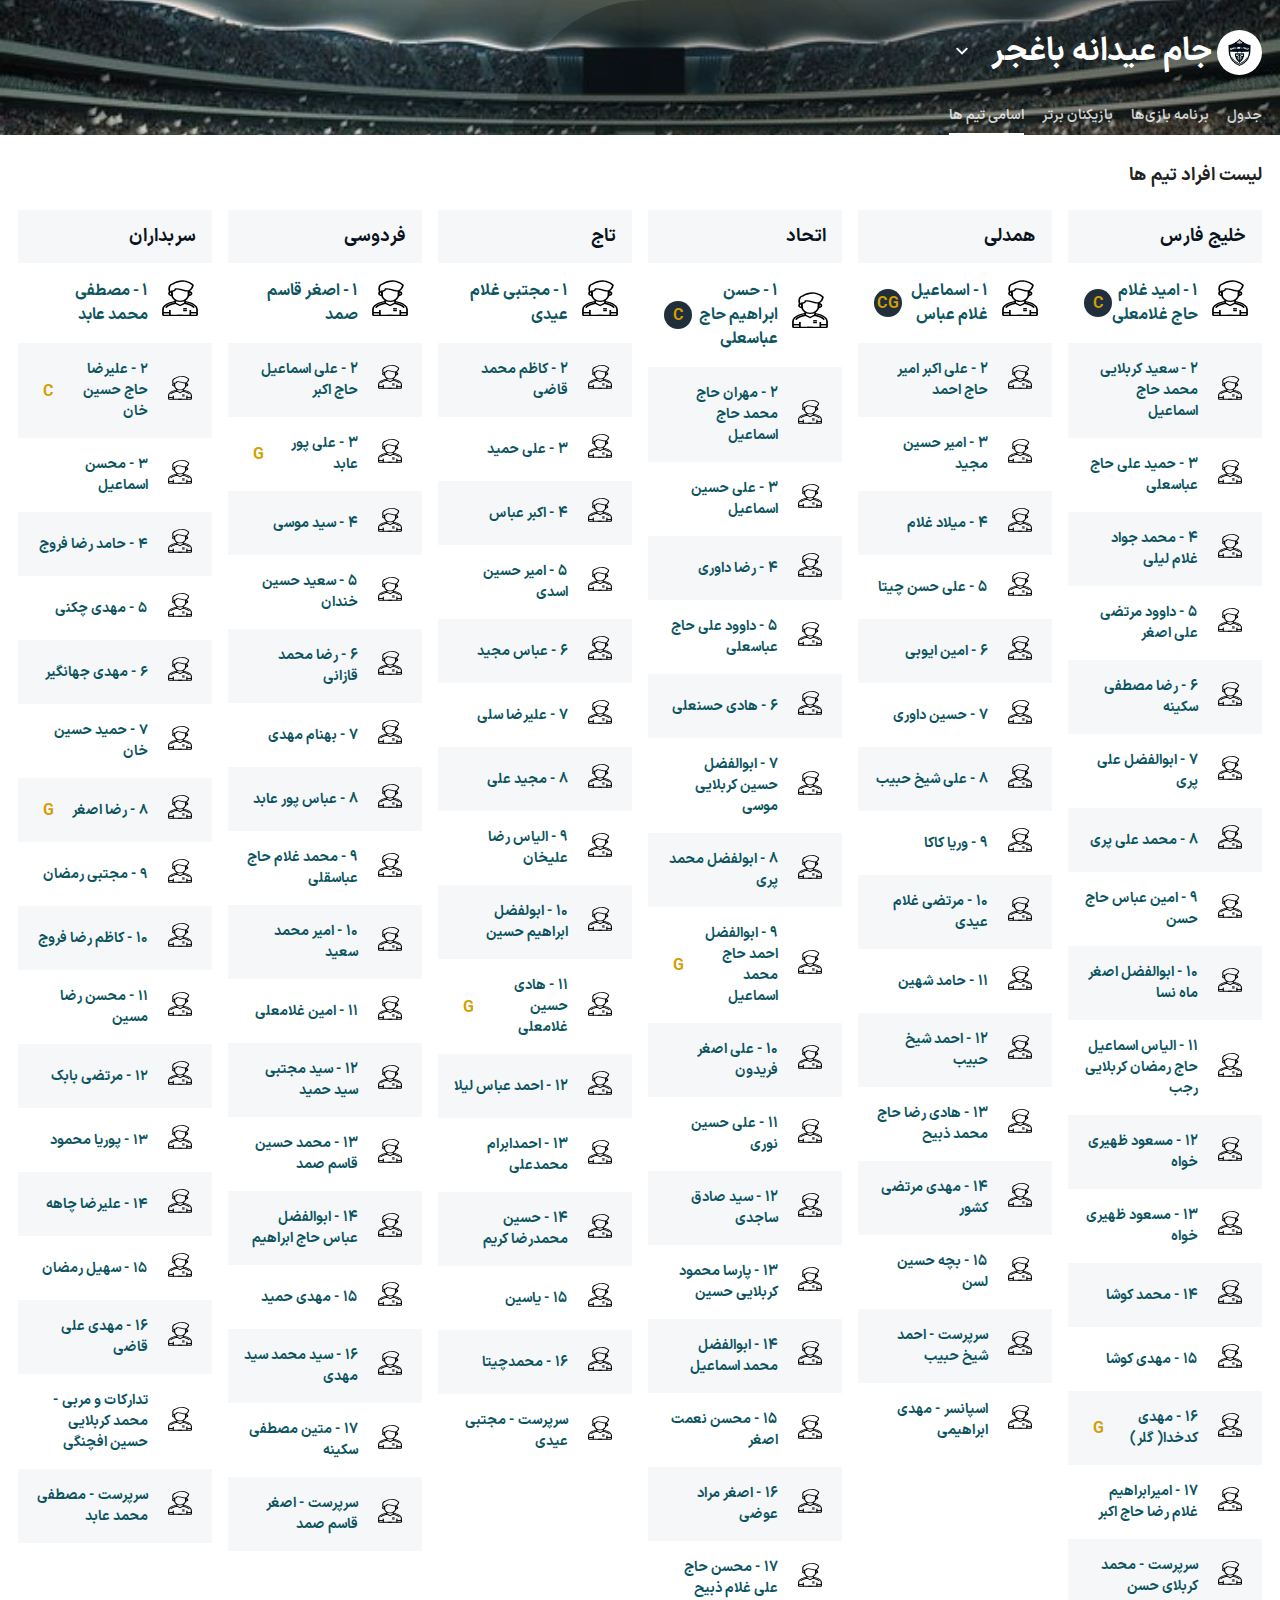
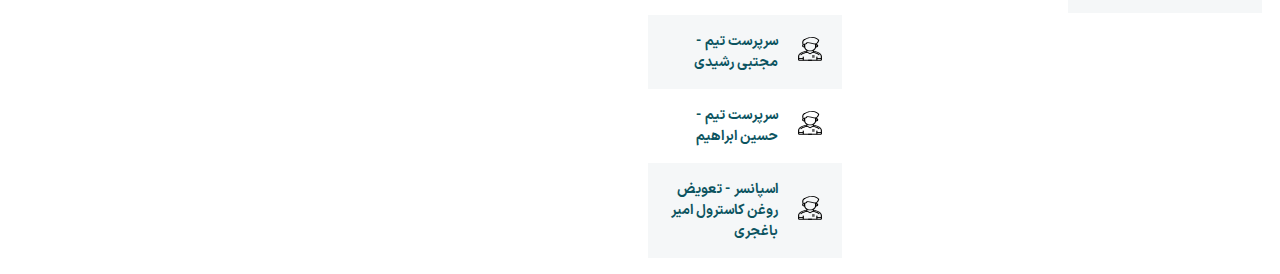
<file: team-players.html>
<!DOCTYPE html>
<html lang="fa">
  <head>
    <title>اسامی تیم ها</title>
    <meta charset="utf-8" />
    <meta
      name="viewport"
      content="width=device-width, initial-scale=1.0, user-scalable=yes"
    />

    <link rel="manifest" href="/manifest.json" />

    <link
      rel="preload"
      as="style"
      href="https://static.varzesh3.com/css/global.vendor.css?v=1.100.1"
    />
    <link
      rel="preload"
      as="style"
      href="https://static.varzesh3.com/css/sharedLayout.css?v=1.100.1"
    />

    <link
      rel="preload"
      as="script"
      href="https://static.varzesh3.com/js/global.vendor.js?v=1.100.1"
    />
    <link
      rel="preload"
      as="script"
      href="https://static.varzesh3.com/js/sharedLayout.js?v=1.100.1"
    />

    <meta name="msapplication-config" content="/img/browserconfig.xml" />

    <link rel="stylesheet" href="css/global.vendor.css" />
    <link rel="stylesheet" href="css/sharedLayout.css" />

    <link rel="stylesheet" href="css/league.css" />

    <style>
      .subheader-inner-page {
        background-image: url("./images/soccer.jpg");
        background-size: cover; /* Ensures the image covers the header area */
        background-repeat: no-repeat; /* Prevents the image from repeating */
        background-position: center; /* Centers the image */
      }
    </style>
  </head>
  <body>
    <section class="mainbody">
      <main role="main">
        <div
          class="container-fluid subheader-inner-page light-text"
          style="background-color: #103240"
          data-nosnippet=""
        >
          <div class="row">
            <div class="container">
              <div class="row">
                <div
                  class="shape-continue-mobile"
                  style="
                    background: linear-gradient(
                      170deg,
                      transparent,
                      rgba(0, 0, 0, 0.2) 60%
                    );
                  "
                ></div>
                <div
                  class="shape-continue-desktop"
                  style="
                    background: linear-gradient(
                      90deg,
                      transparent -25%,
                      rgba(0, 0, 0, 0.3) 15%
                    );
                  "
                ></div>

                <div class="col-12">
                  <div class="select-items select-ent">
                    <div class="ent-holder">
                      <div class="logo-holder">
                        <img alt="" src="images/baghejar-league.png" />
                      </div>

                      <span> جام عیدانه باغجر </span>
                    </div>
                  </div>
                </div>
                <div class="col-12">
                  <div
                    class="subhead-menu ajax-menu"
                    data-title="لیگ برتر ایران "
                    data-league="لیگ برتر ایران"
                  >
                    <ul class="subheader-menu-carousel">
                      <li data-type="overview" name="overview">
                        <a smart-link="" data-title="" href="./index.html"
                          >جدول</a
                        >
                      </li>

                      <li data-type="football-fixture" name="fixtures">
                        <a smart-link="" data-title="" href="./games.html"
                          >برنامه بازی‌‌ها</a
                        >
                      </li>

                      <li data-type="top-players" name="players">
                        <a
                          onclick="window.location = './players.html'"
                          smart-link=""
                          data-title=""
                          href="./players.html"
                          >بازیکنان برتر</a
                        >
                      </li>

                      <li data-type="team-members" name="team-members">
                        <a
                          smart-link=""
                          class="active"
                          href="./team-players.html"
                          >اسامی تیم ها</a
                        >
                      </li>
                    </ul>
                    <div class="indicator"></div>
                  </div>
                </div>
              </div>
            </div>
          </div>
        </div>

        <div class="container-fluid tabs-holder">
          <div class="container" name="players">
            <div class="row">
              <div class="col-12">
                <div class="tab-title">
                  <h1>لیست افراد تیم ها<span dir="ltr"></span></h1>
                </div>
              </div>
              <div class="col-12 d-lg-none">
                <div class="chips-group hasnot-link topscorers-chips">
                  <span
                    class="select-chips active"
                    data-type="khalij"
                    id="khalij"
                  >
                    خلیج فارس
                  </span>
                  <span class="select-chips" data-type="hamdeli"> همدلی </span>

                  <span class="select-chips" data-type="etehad"> اتحاد </span>
                  <span class="select-chips" data-type="taj"> تاج </span>
                  <span class="select-chips" data-type="ferdowsi"> فردوسی </span>
                  <span class="select-chips" data-type="sarbedaran"> سربداران </span>



                </div>
              </div>
              <!-- <div data-type="top-scorers" class="topscorers-wrapper col-12 d-lg-flex col-lg-4">
            <div class="topscorers">
                <h2> برترین گلزنان</h2>


<div class="top-player">
    <figure class="player-portrait">
        <img  width="80" src="images/svg.svg">
    </figure>
    <div class="info">
        <div class="player" style="color: #0c5460; font-weight: bold">
            <figure>
                <img  width="80" src="images/svg.svg">
            </figure>
            <a style="color: #0c5460; font-weight: bold"> ۱ - سید حسین</a>
        </div>
        <div class="team" class="team" style="color: #0c5460; font-weight: bold"    >
            <figure>
                <img alt="فردوسی" width="40" src="images/baghejar-league.png">
            </figure>
            فردوسی
        </div>
    </div>
    <span class="count" style="color: #d39e00; font-weight: bold">5</span>
</div>



            </div>
        </div> -->
              <div
                data-type="khalij"
                class="topscorers-wrapper col-12 col-lg-2 d-none d-lg-flex col-lg-2"
              >
                <div class="topscorers">
                  <h2>خلیج فارس</h2>

                  <div class="top-player">
                    <figure class="player-portrait">
                      <img width="80" src="images/svg.svg" />
                    </figure>
                    <div class="info">
                      <div class="player">
                        <figure>
                          <img
                            alt="علی اسماعیل"
                            width="80"
                            src="images/svg.svg"
                          />
                        </figure>
                        <a style="color: #0c5460; font-weight: bold">
                          1 - امید غلام حاج غلامعلی</a
                        >
                      </div>
                    </div>
                    <span
                      class="count"
                      style="color: #d39e00; font-weight: bold"
                      >C</span
                    >
                  </div>

                  <div class="top-player">
                    <figure class="player-portrait">
                      <img width="80" src="images/svg.svg" />
                    </figure>
                    <div class="info">
                      <div class="player">
                        <figure>
                          <img
                            alt="علی اسماعیل"
                            width="80"
                            src="images/svg.svg"
                          />
                        </figure>
                        <a style="color: #0c5460; font-weight: bold">
                          2 - سعید کربلایی محمد حاج اسماعیل</a
                        >
                      </div>
                    </div>
                  </div>

                  <div class="top-player">
                    <figure class="player-portrait">
                      <img width="80" src="images/svg.svg" />
                    </figure>
                    <div class="info">
                      <div class="player">
                        <figure>
                          <img
                            alt="علی اسماعیل"
                            width="80"
                            src="images/svg.svg"
                          />
                        </figure>
                        <a style="color: #0c5460; font-weight: bold">
                          3 - حمید علی حاج عباسعلی</a
                        >
                      </div>
                    </div>
                  </div>

                  <div class="top-player">
                    <figure class="player-portrait">
                      <img width="80" src="images/svg.svg" />
                    </figure>
                    <div class="info">
                      <div class="player">
                        <figure>
                          <img
                            alt="علی اسماعیل"
                            width="80"
                            src="images/svg.svg"
                          />
                        </figure>
                        <a style="color: #0c5460; font-weight: bold">
                          4 - محمد جواد غلام لیلی</a
                        >
                      </div>
                    </div>
                  </div>

                  <div class="top-player">
                    <figure class="player-portrait">
                      <img width="80" src="images/svg.svg" />
                    </figure>
                    <div class="info">
                      <div class="player">
                        <figure>
                          <img
                            alt="علی اسماعیل"
                            width="80"
                            src="images/svg.svg"
                          />
                        </figure>
                        <a style="color: #0c5460; font-weight: bold">
                          5 - داوود مرتضی علی اصغر</a
                        >
                      </div>
                    </div>
                  </div>

                  <div class="top-player">
                    <figure class="player-portrait">
                      <img width="80" src="images/svg.svg" />
                    </figure>
                    <div class="info">
                      <div class="player">
                        <figure>
                          <img
                            alt="علی اسماعیل"
                            width="80"
                            src="images/svg.svg"
                          />
                        </figure>
                        <a style="color: #0c5460; font-weight: bold">
                          6 - رضا مصطفی سکینه</a
                        >
                      </div>
                    </div>
                  </div>

                  <div class="top-player">
                    <figure class="player-portrait">
                      <img width="80" src="images/svg.svg" />
                    </figure>
                    <div class="info">
                      <div class="player">
                        <figure>
                          <img
                            alt="علی اسماعیل"
                            width="80"
                            src="images/svg.svg"
                          />
                        </figure>
                        <a style="color: #0c5460; font-weight: bold">
                          7 - ابوالفضل علی پری</a
                        >
                      </div>
                    </div>
                  </div>

                  <div class="top-player">
                    <figure class="player-portrait">
                      <img width="80" src="images/svg.svg" />
                    </figure>
                    <div class="info">
                      <div class="player">
                        <figure>
                          <img
                            alt="علی اسماعیل"
                            width="80"
                            src="images/svg.svg"
                          />
                        </figure>
                        <a style="color: #0c5460; font-weight: bold">
                          8 - محمد علی پری</a
                        >
                      </div>
                    </div>
                  </div>

                  <div class="top-player">
                    <figure class="player-portrait">
                      <img width="80" src="images/svg.svg" />
                    </figure>
                    <div class="info">
                      <div class="player">
                        <figure>
                          <img
                            alt="علی اسماعیل"
                            width="80"
                            src="images/svg.svg"
                          />
                        </figure>
                        <a style="color: #0c5460; font-weight: bold">
                          9 - امین عباس حاج حسن</a
                        >
                      </div>
                    </div>
                  </div>

                  <div class="top-player">
                    <figure class="player-portrait">
                      <img width="80" src="images/svg.svg" />
                    </figure>
                    <div class="info">
                      <div class="player">
                        <figure>
                          <img
                            alt="علی اسماعیل"
                            width="80"
                            src="images/svg.svg"
                          />
                        </figure>
                        <a style="color: #0c5460; font-weight: bold">
                          10 - ابوالفضل اصغر ماه نسا</a
                        >
                      </div>
                    </div>
                  </div>

                  <div class="top-player">
                    <figure class="player-portrait">
                      <img width="80" src="images/svg.svg" />
                    </figure>
                    <div class="info">
                      <div class="player">
                        <figure>
                          <img
                            alt="علی اسماعیل"
                            width="80"
                            src="images/svg.svg"
                          />
                        </figure>
                        <a style="color: #0c5460; font-weight: bold">
                          11 - الیاس اسماعیل حاج رمضان کربلایی رجب</a
                        >
                      </div>
                    </div>
                  </div>

                  <div class="top-player">
                    <figure class="player-portrait">
                      <img width="80" src="images/svg.svg" />
                    </figure>
                    <div class="info">
                      <div class="player">
                        <figure>
                          <img
                            alt="علی اسماعیل"
                            width="80"
                            src="images/svg.svg"
                          />
                        </figure>
                        <a style="color: #0c5460; font-weight: bold">
                          12 - مسعود ظهیری خواه</a
                        >
                      </div>
                    </div>
                  </div>

                  <div class="top-player">
                    <figure class="player-portrait">
                      <img width="80" src="images/svg.svg" />
                    </figure>
                    <div class="info">
                      <div class="player">
                        <figure>
                          <img
                            alt="علی اسماعیل"
                            width="80"
                            src="images/svg.svg"
                          />
                        </figure>
                        <a style="color: #0c5460; font-weight: bold">
                          13 - مسعود ظهیری خواه</a
                        >
                      </div>
                    </div>
                  </div>

                  <div class="top-player">
                    <figure class="player-portrait">
                      <img width="80" src="images/svg.svg" />
                    </figure>
                    <div class="info">
                      <div class="player">
                        <figure>
                          <img
                            alt="علی اسماعیل"
                            width="80"
                            src="images/svg.svg"
                          />
                        </figure>
                        <a style="color: #0c5460; font-weight: bold">
                          14 - محمد کوشا</a
                        >
                      </div>
                    </div>
                  </div>

                  <div class="top-player">
                    <figure class="player-portrait">
                      <img width="80" src="images/svg.svg" />
                    </figure>
                    <div class="info">
                      <div class="player">
                        <figure>
                          <img
                            alt="علی اسماعیل"
                            width="80"
                            src="images/svg.svg"
                          />
                        </figure>
                        <a style="color: #0c5460; font-weight: bold">
                          15 - مهدی کوشا</a
                        >
                      </div>
                    </div>
                  </div>

                  <div class="top-player">
                    <figure class="player-portrait">
                      <img width="80" src="images/svg.svg" />
                    </figure>
                    <div class="info">
                      <div class="player">
                        <figure>
                          <img
                            alt="علی اسماعیل"
                            width="80"
                            src="images/svg.svg"
                          />
                        </figure>
                        <a style="color: #0c5460; font-weight: bold">
                          16 - مهدی کدخدا( گلر)</a
                        >
                      </div>
                    </div>
                    <span
                      class="count"
                      style="color: #d39e00; font-weight: bold"
                      >G</span
                    >
                  </div>

                  <div class="top-player">
                    <figure class="player-portrait">
                      <img width="80" src="images/svg.svg" />
                    </figure>
                    <div class="info">
                      <div class="player">
                        <figure>
                          <img
                            alt="علی اسماعیل"
                            width="80"
                            src="images/svg.svg"
                          />
                        </figure>
                        <a style="color: #0c5460; font-weight: bold">
                          17 - امیرابراهیم غلام رضا حاج اکبر</a
                        >
                      </div>
                    </div>
                  </div>



                  <div class="top-player">
                    <figure class="player-portrait">
                      <img width="80" src="images/svg.svg" />
                    </figure>
                    <div class="info">
                      <div class="player">
                        <figure>
                          <img
                            alt="علی اسماعیل"
                            width="80"
                            src="images/svg.svg"
                          />
                        </figure>
                        <a style="color: #0c5460; font-weight: bold">
                          سرپرست - محمد کربلای حسن</a
                        >
                      </div>
                    </div>
                  </div>


                </div>
              </div>

              <div
                data-type="hamdeli"
                class="topscorers-wrapper col-12 col-lg-2 d-none d-lg-flex col-lg-2"
              >
                <div class="topscorers">
                  <h2>همدلی</h2>

                  <div class="top-player">
                    <figure class="player-portrait">
                      <img width="80" src="images/svg.svg" />
                    </figure>
                    <div class="info">
                      <div class="player">
                        <figure>
                          <img
                            alt="اسماعیل غلام عباس"
                            width="80"
                            src="images/svg.svg"
                          />
                        </figure>
                        <a style="color: #0c5460; font-weight: bold">
                          1 - اسماعیل غلام عباس</a
                        >
                      </div>
                    </div>
                    <span
                      class="count"
                      style="color: #d39e00; font-weight: bold"
                      >CG</span
                    >
                  </div>

                  <div class="top-player">
                    <figure class="player-portrait">
                      <img width="80" src="images/svg.svg" />
                    </figure>
                    <div class="info">
                      <div class="player">
                        <figure>
                          <img
                            alt="اسماعیل غلام عباس"
                            width="80"
                            src="images/svg.svg"
                          />
                        </figure>
                        <a style="color: #0c5460; font-weight: bold">
                          2 - علی اکبر امیر حاج احمد</a
                        >
                      </div>
                    </div>
                  </div>

                  <div class="top-player">
                    <figure class="player-portrait">
                      <img width="80" src="images/svg.svg" />
                    </figure>
                    <div class="info">
                      <div class="player">
                        <figure>
                          <img
                            alt="اسماعیل غلام عباس"
                            width="80"
                            src="images/svg.svg"
                          />
                        </figure>
                        <a style="color: #0c5460; font-weight: bold">
                          3 - امیر حسین مجید</a
                        >
                      </div>
                    </div>
                  </div>

                  <div class="top-player">
                    <figure class="player-portrait">
                      <img width="80" src="images/svg.svg" />
                    </figure>
                    <div class="info">
                      <div class="player">
                        <figure>
                          <img
                            alt="اسماعیل غلام عباس"
                            width="80"
                            src="images/svg.svg"
                          />
                        </figure>
                        <a style="color: #0c5460; font-weight: bold">
                          4 - میلاد غلام</a
                        >
                      </div>
                    </div>
                  </div>

                  <div class="top-player">
                    <figure class="player-portrait">
                      <img width="80" src="images/svg.svg" />
                    </figure>
                    <div class="info">
                      <div class="player">
                        <figure>
                          <img
                            alt="اسماعیل غلام عباس"
                            width="80"
                            src="images/svg.svg"
                          />
                        </figure>
                        <a style="color: #0c5460; font-weight: bold">
                          5 - علی حسن چیتا</a
                        >
                      </div>
                    </div>
                  </div>

                  <div class="top-player">
                    <figure class="player-portrait">
                      <img width="80" src="images/svg.svg" />
                    </figure>
                    <div class="info">
                      <div class="player">
                        <figure>
                          <img
                            alt="اسماعیل غلام عباس"
                            width="80"
                            src="images/svg.svg"
                          />
                        </figure>
                        <a style="color: #0c5460; font-weight: bold">
                          6 - امین ایوبی</a
                        >
                      </div>
                    </div>
                  </div>

                  <div class="top-player">
                    <figure class="player-portrait">
                      <img width="80" src="images/svg.svg" />
                    </figure>
                    <div class="info">
                      <div class="player">
                        <figure>
                          <img
                            alt="اسماعیل غلام عباس"
                            width="80"
                            src="images/svg.svg"
                          />
                        </figure>
                        <a style="color: #0c5460; font-weight: bold">
                          7 - حسین داوری</a
                        >
                      </div>
                    </div>
                  </div>

                  <div class="top-player">
                    <figure class="player-portrait">
                      <img width="80" src="images/svg.svg" />
                    </figure>
                    <div class="info">
                      <div class="player">
                        <figure>
                          <img
                            alt="اسماعیل غلام عباس"
                            width="80"
                            src="images/svg.svg"
                          />
                        </figure>
                        <a style="color: #0c5460; font-weight: bold">
                          8 - علی شیخ حبیب</a
                        >
                      </div>
                    </div>
                  </div>

                  <div class="top-player">
                    <figure class="player-portrait">
                      <img width="80" src="images/svg.svg" />
                    </figure>
                    <div class="info">
                      <div class="player">
                        <figure>
                          <img
                            alt="اسماعیل غلام عباس"
                            width="80"
                            src="images/svg.svg"
                          />
                        </figure>
                        <a style="color: #0c5460; font-weight: bold">
                          9 - وریا کاکا</a
                        >
                      </div>
                    </div>
                  </div>

                  <div class="top-player">
                    <figure class="player-portrait">
                      <img width="80" src="images/svg.svg" />
                    </figure>
                    <div class="info">
                      <div class="player">
                        <figure>
                          <img
                            alt="اسماعیل غلام عباس"
                            width="80"
                            src="images/svg.svg"
                          />
                        </figure>
                        <a style="color: #0c5460; font-weight: bold">
                          10 - مرتضی غلام عیدی</a
                        >
                      </div>
                    </div>
                  </div>

                  <div class="top-player">
                    <figure class="player-portrait">
                      <img width="80" src="images/svg.svg" />
                    </figure>
                    <div class="info">
                      <div class="player">
                        <figure>
                          <img
                            alt="اسماعیل غلام عباس"
                            width="80"
                            src="images/svg.svg"
                          />
                        </figure>
                        <a style="color: #0c5460; font-weight: bold">
                          11 - حامد شهین</a
                        >
                      </div>
                    </div>
                  </div>

                  <div class="top-player">
                    <figure class="player-portrait">
                      <img width="80" src="images/svg.svg" />
                    </figure>
                    <div class="info">
                      <div class="player">
                        <figure>
                          <img
                            alt="اسماعیل غلام عباس"
                            width="80"
                            src="images/svg.svg"
                          />
                        </figure>
                        <a style="color: #0c5460; font-weight: bold">
                          12 - احمد شیخ حبیب</a
                        >
                      </div>
                    </div>
                  </div>

                  <div class="top-player">
                    <figure class="player-portrait">
                      <img width="80" src="images/svg.svg" />
                    </figure>
                    <div class="info">
                      <div class="player">
                        <figure>
                          <img
                            alt="اسماعیل غلام عباس"
                            width="80"
                            src="images/svg.svg"
                          />
                        </figure>
                        <a style="color: #0c5460; font-weight: bold">
                          13 - هادی رضا حاج محمد ذبیح</a
                        >
                      </div>
                    </div>
                  </div>

                  <div class="top-player">
                    <figure class="player-portrait">
                      <img width="80" src="images/svg.svg" />
                    </figure>
                    <div class="info">
                      <div class="player">
                        <figure>
                          <img
                            alt="اسماعیل غلام عباس"
                            width="80"
                            src="images/svg.svg"
                          />
                        </figure>
                        <a style="color: #0c5460; font-weight: bold">
                          14 - مهدی مرتضی کشور</a
                        >
                      </div>
                    </div>
                  </div>

                  <div class="top-player">
                    <figure class="player-portrait">
                      <img width="80" src="images/svg.svg" />
                    </figure>
                    <div class="info">
                      <div class="player">
                        <figure>
                          <img
                            alt="اسماعیل غلام عباس"
                            width="80"
                            src="images/svg.svg"
                          />
                        </figure>
                        <a style="color: #0c5460; font-weight: bold">
                          15 - بچه حسین لسن</a
                        >
                      </div>
                    </div>
                  </div>



                  <div class="top-player">
                    <figure class="player-portrait">
                      <img width="80" src="images/svg.svg" />
                    </figure>
                    <div class="info">
                      <div class="player">
                        <figure>
                          <img
                            alt="اسماعیل غلام عباس"
                            width="80"
                            src="images/svg.svg"
                          />
                        </figure>
                        <a style="color: #0c5460; font-weight: bold">
                          سرپرست - احمد شیخ حبیب</a
                        >
                      </div>
                    </div>
                  </div>



                  <div class="top-player">
                    <figure class="player-portrait">
                      <img width="80" src="images/svg.svg" />
                    </figure>
                    <div class="info">
                      <div class="player">
                        <figure>
                          <img
                            alt="اسماعیل غلام عباس"
                            width="80"
                            src="images/svg.svg"
                          />
                        </figure>
                        <a style="color: #0c5460; font-weight: bold">
                          اسپانسر - مهدی ابراهیمی</a
                        >
                      </div>
                    </div>
                  </div>



                </div>
              </div>



              <div
              data-type="etehad"
              class="topscorers-wrapper col-12 col-lg-2 d-none d-lg-flex col-lg-2"
            >
              <div class="topscorers">
                <h2>اتحاد</h2>

                <div class="top-player">
                  <figure class="player-portrait">
                    <img width="80" src="images/svg.svg" />
                  </figure>
                  <div class="info">
                    <div class="player">
                      <figure>
                        <img
                          width="80"
                          src="images/svg.svg"
                        />
                      </figure>
                      <a style="color: #0c5460; font-weight: bold">
                        1 - حسن ابراهیم حاج عباسعلی</a
                      >
                    </div>
                  </div>
                  <span
                    class="count"
                    style="color: #d39e00; font-weight: bold"
                    >C</span
                  >
                </div>

                <div class="top-player">
                  <figure class="player-portrait">
                    <img width="80" src="images/svg.svg" />
                  </figure>
                  <div class="info">
                    <div class="player">
                      <figure>
                        <img
                          width="80"
                          src="images/svg.svg"
                        />
                      </figure>
                      <a style="color: #0c5460; font-weight: bold">
                        2 - مهران حاج محمد حاج اسماعیل</a
                      >
                    </div>
                  </div>
                </div>

                <div class="top-player">
                  <figure class="player-portrait">
                    <img width="80" src="images/svg.svg" />
                  </figure>
                  <div class="info">
                    <div class="player">
                      <figure>
                        <img
                          alt="علی اسماعیل"
                          width="80"
                          src="images/svg.svg"
                        />
                      </figure>
                      <a style="color: #0c5460; font-weight: bold">
                        3 - علی حسین اسماعیل</a
                      >
                    </div>
                  </div>
                </div>

                <div class="top-player">
                  <figure class="player-portrait">
                    <img width="80" src="images/svg.svg" />
                  </figure>
                  <div class="info">
                    <div class="player">
                      <figure>
                        <img
                          alt="علی اسماعیل"
                          width="80"
                          src="images/svg.svg"
                        />
                      </figure>
                      <a style="color: #0c5460; font-weight: bold">
                        4 - رضا داوری</a
                      >
                    </div>
                  </div>
                </div>

                <div class="top-player">
                  <figure class="player-portrait">
                    <img width="80" src="images/svg.svg" />
                  </figure>
                  <div class="info">
                    <div class="player">
                      <figure>
                        <img
                          alt="علی اسماعیل"
                          width="80"
                          src="images/svg.svg"
                        />
                      </figure>
                      <a style="color: #0c5460; font-weight: bold">
                        5 - داوود علی حاج عباسعلی</a
                      >
                    </div>
                  </div>
                </div>

                <div class="top-player">
                  <figure class="player-portrait">
                    <img width="80" src="images/svg.svg" />
                  </figure>
                  <div class="info">
                    <div class="player">
                      <figure>
                        <img
                          alt="علی اسماعیل"
                          width="80"
                          src="images/svg.svg"
                        />
                      </figure>
                      <a style="color: #0c5460; font-weight: bold">
                        6 - هادی حسنعلی</a
                      >
                    </div>
                  </div>
                </div>

                <div class="top-player">
                  <figure class="player-portrait">
                    <img width="80" src="images/svg.svg" />
                  </figure>
                  <div class="info">
                    <div class="player">
                      <figure>
                        <img
                          alt="علی اسماعیل"
                          width="80"
                          src="images/svg.svg"
                        />
                      </figure>
                      <a style="color: #0c5460; font-weight: bold">
                        7 - ابوالفضل حسین کربلایی موسی</a
                      >
                    </div>
                  </div>
                </div>

                <div class="top-player">
                  <figure class="player-portrait">
                    <img width="80" src="images/svg.svg" />
                  </figure>
                  <div class="info">
                    <div class="player">
                      <figure>
                        <img
                          alt="علی اسماعیل"
                          width="80"
                          src="images/svg.svg"
                        />
                      </figure>
                      <a style="color: #0c5460; font-weight: bold">
                        8 - ابولفضل محمد پری</a
                      >
                    </div>
                  </div>
                </div>

                <div class="top-player">
                  <figure class="player-portrait">
                    <img width="80" src="images/svg.svg" />
                  </figure>
                  <div class="info">
                    <div class="player">
                      <figure>
                        <img
                          alt="علی اسماعیل"
                          width="80"
                          src="images/svg.svg"
                        />
                      </figure>
                      <a style="color: #0c5460; font-weight: bold">
                        9 - ابوالفضل احمد حاج محمد اسماعیل</a
                      >
                    </div>



                  </div>
                  <span
                  class="count" style="color: #d39e00; font-weight: bold">G
                  </span>
                </div>

                <div class="top-player">
                  <figure class="player-portrait">
                    <img width="80" src="images/svg.svg" />
                  </figure>
                  <div class="info">
                    <div class="player">
                      <figure>
                        <img
                          alt="علی اسماعیل"
                          width="80"
                          src="images/svg.svg"
                        />
                      </figure>
                      <a style="color: #0c5460; font-weight: bold">
                        10 - علی اصغر فریدون</a
                      >
                    </div>
                  </div>
                </div>

                <div class="top-player">
                  <figure class="player-portrait">
                    <img width="80" src="images/svg.svg" />
                  </figure>
                  <div class="info">
                    <div class="player">
                      <figure>
                        <img
                          alt="علی اسماعیل"
                          width="80"
                          src="images/svg.svg"
                        />
                      </figure>
                      <a style="color: #0c5460; font-weight: bold">
                        11 - علی حسین نوری</a
                      >
                    </div>
                  </div>
                </div>

                <div class="top-player">
                  <figure class="player-portrait">
                    <img width="80" src="images/svg.svg" />
                  </figure>
                  <div class="info">
                    <div class="player">
                      <figure>
                        <img
                          alt="علی اسماعیل"
                          width="80"
                          src="images/svg.svg"
                        />
                      </figure>
                      <a style="color: #0c5460; font-weight: bold">
                        12 - سید صادق ساجدی</a
                      >
                    </div>
                  </div>
                </div>

                <div class="top-player">
                  <figure class="player-portrait">
                    <img width="80" src="images/svg.svg" />
                  </figure>
                  <div class="info">
                    <div class="player">
                      <figure>
                        <img
                          alt="علی اسماعیل"
                          width="80"
                          src="images/svg.svg"
                        />
                      </figure>
                      <a style="color: #0c5460; font-weight: bold">
                        13 - پارسا محمود کربلایی حسین</a
                      >
                    </div>
                  </div>
                </div>

                <div class="top-player">
                  <figure class="player-portrait">
                    <img width="80" src="images/svg.svg" />
                  </figure>
                  <div class="info">
                    <div class="player">
                      <figure>
                        <img
                          alt="علی اسماعیل"
                          width="80"
                          src="images/svg.svg"
                        />
                      </figure>
                      <a style="color: #0c5460; font-weight: bold">
                        14 - ابوالفضل محمد اسماعیل</a
                      >
                    </div>
                  </div>
                </div>

                <div class="top-player">
                  <figure class="player-portrait">
                    <img width="80" src="images/svg.svg" />
                  </figure>
                  <div class="info">
                    <div class="player">
                      <figure>
                        <img
                          alt="علی اسماعیل"
                          width="80"
                          src="images/svg.svg"
                        />
                      </figure>
                      <a style="color: #0c5460; font-weight: bold">
                        15 - محسن نعمت اصغر</a
                      >
                    </div>
                  </div>
                </div>

                <div class="top-player">
                  <figure class="player-portrait">
                    <img width="80" src="images/svg.svg" />
                  </figure>
                  <div class="info">
                    <div class="player">
                      <figure>
                        <img
                          alt="علی اسماعیل"
                          width="80"
                          src="images/svg.svg"
                        />
                      </figure>
                      <a style="color: #0c5460; font-weight: bold">
                        16 - اصغر مراد عوضی</a
                      >
                    </div>
                  </div>

                </div>

                <div class="top-player">
                  <figure class="player-portrait">
                    <img width="80" src="images/svg.svg" />
                  </figure>
                  <div class="info">
                    <div class="player">
                      <figure>
                        <img
                          alt="علی اسماعیل"
                          width="80"
                          src="images/svg.svg"
                        />
                      </figure>
                      <a style="color: #0c5460; font-weight: bold">
                        17 - محسن حاج علی غلام ذبیح</a
                      >
                    </div>
                  </div>

                </div>
                

                <div class="top-player">
                  <figure class="player-portrait">
                    <img width="80" src="images/svg.svg" />
                  </figure>
                  <div class="info">
                    <div class="player">
                      <figure>
                        <img
                          alt="علی اسماعیل"
                          width="80"
                          src="images/svg.svg"
                        />
                      </figure>
                      <a style="color: #0c5460; font-weight: bold">
                        سرپرست تیم - مجتبی رشیدی</a
                      >
                    </div>
                  </div>
                </div>

                <div class="top-player">
                    <figure class="player-portrait">
                      <img width="80" src="images/svg.svg" />
                    </figure>
                    <div class="info">
                      <div class="player">
                        <figure>
                          <img
                            alt="علی اسماعیل"
                            width="80"
                            src="images/svg.svg"
                          />
                        </figure>
                        <a style="color: #0c5460; font-weight: bold">
                          سرپرست تیم - حسین ابراهیم</a
                        >
                      </div>
                    </div>
                  </div>


                  <div class="top-player">
                    <figure class="player-portrait">
                      <img width="80" src="images/svg.svg" />
                    </figure>
                    <div class="info">
                      <div class="player">
                        <figure>
                          <img
                            alt="علی اسماعیل"
                            width="80"
                            src="images/svg.svg"
                          />
                        </figure>
                        <a style="color: #0c5460; font-weight: bold">
                          اسپانسر - تعویض روغن کاسترول امیر باغجری</a
                        >
                      </div>
                    </div>
                  </div>


              </div>
            </div>




            <div
            data-type="taj"
            class="topscorers-wrapper col-12 col-lg-2 d-none d-lg-flex col-lg-2"
          >
            <div class="topscorers">
              <h2>تاج</h2>

              <div class="top-player">
                <figure class="player-portrait">
                  <img width="80" src="images/svg.svg" />
                </figure>
                <div class="info">
                  <div class="player">
                    <figure>
                      <img
                        width="80"
                        src="images/svg.svg"
                      />
                    </figure>
                    <a style="color: #0c5460; font-weight: bold">
                      1 - مجتبی غلام عیدی</a
                    >
                  </div>
                </div>

              </div>

              <div class="top-player">
                <figure class="player-portrait">
                  <img width="80" src="images/svg.svg" />
                </figure>
                <div class="info">
                  <div class="player">
                    <figure>
                      <img
                        width="80"
                        src="images/svg.svg"
                      />
                    </figure>
                    <a style="color: #0c5460; font-weight: bold">
                      2 - کاظم محمد قاضی</a
                    >
                  </div>
                </div>
              </div>

              <div class="top-player">
                <figure class="player-portrait">
                  <img width="80" src="images/svg.svg" />
                </figure>
                <div class="info">
                  <div class="player">
                    <figure>
                      <img
                        alt="علی اسماعیل"
                        width="80"
                        src="images/svg.svg"
                      />
                    </figure>
                    <a style="color: #0c5460; font-weight: bold">
                      3 - علی حمید</a
                    >
                  </div>
                </div>
              </div>

              <div class="top-player">
                <figure class="player-portrait">
                  <img width="80" src="images/svg.svg" />
                </figure>
                <div class="info">
                  <div class="player">
                    <figure>
                      <img
                        alt="علی اسماعیل"
                        width="80"
                        src="images/svg.svg"
                      />
                    </figure>
                    <a style="color: #0c5460; font-weight: bold">
                      4 - اکبر عباس</a
                    >
                  </div>
                </div>
              </div>

              <div class="top-player">
                <figure class="player-portrait">
                  <img width="80" src="images/svg.svg" />
                </figure>
                <div class="info">
                  <div class="player">
                    <figure>
                      <img
                        alt="علی اسماعیل"
                        width="80"
                        src="images/svg.svg"
                      />
                    </figure>
                    <a style="color: #0c5460; font-weight: bold">
                      5 - امیر حسین  اسدی</a
                    >
                  </div>
                </div>
              </div>

              <div class="top-player">
                <figure class="player-portrait">
                  <img width="80" src="images/svg.svg" />
                </figure>
                <div class="info">
                  <div class="player">
                    <figure>
                      <img
                        alt="علی اسماعیل"
                        width="80"
                        src="images/svg.svg"
                      />
                    </figure>
                    <a style="color: #0c5460; font-weight: bold">
                      6 - عباس مجید</a
                    >
                  </div>
                </div>
              </div>

              <div class="top-player">
                <figure class="player-portrait">
                  <img width="80" src="images/svg.svg" />
                </figure>
                <div class="info">
                  <div class="player">
                    <figure>
                      <img
                        alt="علی اسماعیل"
                        width="80"
                        src="images/svg.svg"
                      />
                    </figure>
                    <a style="color: #0c5460; font-weight: bold">
                      7 - علیرضا سلی</a
                    >
                  </div>
                </div>
              </div>

              <div class="top-player">
                <figure class="player-portrait">
                  <img width="80" src="images/svg.svg" />
                </figure>
                <div class="info">
                  <div class="player">
                    <figure>
                      <img
                        alt="علی اسماعیل"
                        width="80"
                        src="images/svg.svg"
                      />
                    </figure>
                    <a style="color: #0c5460; font-weight: bold">
                      8 - مجید علی</a
                    >
                  </div>
                </div>
              </div>

              <div class="top-player">
                <figure class="player-portrait">
                  <img width="80" src="images/svg.svg" />
                </figure>
                <div class="info">
                  <div class="player">
                    <figure>
                      <img
                        alt="علی اسماعیل"
                        width="80"
                        src="images/svg.svg"
                      />
                    </figure>
                    <a style="color: #0c5460; font-weight: bold">
                      9 - الیاس رضا علیخان </a
                    >
                  </div>



                </div>

              </div>

              <div class="top-player">
                <figure class="player-portrait">
                  <img width="80" src="images/svg.svg" />
                </figure>
                <div class="info">
                  <div class="player">
                    <figure>
                      <img
                        alt="علی اسماعیل"
                        width="80"
                        src="images/svg.svg"
                      />
                    </figure>
                    <a style="color: #0c5460; font-weight: bold">
                      10 - ابولفضل ابراهیم حسین </a
                    >
                  </div>
                </div>
              </div>

              <div class="top-player">
                <figure class="player-portrait">
                  <img width="80" src="images/svg.svg" />
                </figure>
                <div class="info">
                  <div class="player">
                    <figure>
                      <img
                        alt="علی اسماعیل"
                        width="80"
                        src="images/svg.svg"
                      />
                    </figure>
                    <a style="color: #0c5460; font-weight: bold">
                      11 - هادی حسین غلامعلی</a
                    >
                  </div>
                </div>
                <span class="count" style="color: #d39e00; font-weight: bold">G</span>
              </div>

              <div class="top-player">
                <figure class="player-portrait">
                  <img width="80" src="images/svg.svg" />
                </figure>
                <div class="info">
                  <div class="player">
                    <figure>
                      <img
                        alt="علی اسماعیل"
                        width="80"
                        src="images/svg.svg"
                      />
                    </figure>
                    <a style="color: #0c5460; font-weight: bold">
                      12 - احمد عباس لیلا</a
                    >
                  </div>
                </div>
              </div>

              <div class="top-player">
                <figure class="player-portrait">
                  <img width="80" src="images/svg.svg" />
                </figure>
                <div class="info">
                  <div class="player">
                    <figure>
                      <img
                        alt="علی اسماعیل"
                        width="80"
                        src="images/svg.svg"
                      />
                    </figure>
                    <a style="color: #0c5460; font-weight: bold">
                      13 - احمدابرام محمدعلي</a
                    >
                  </div>
                </div>
              </div>

              <div class="top-player">
                <figure class="player-portrait">
                  <img width="80" src="images/svg.svg" />
                </figure>
                <div class="info">
                  <div class="player">
                    <figure>
                      <img
                        alt="علی اسماعیل"
                        width="80"
                        src="images/svg.svg"
                      />
                    </figure>
                    <a style="color: #0c5460; font-weight: bold">
                      14 - حسین محمدرضا کریم</a
                    >
                  </div>
                </div>
              </div>

              <div class="top-player">
                <figure class="player-portrait">
                  <img width="80" src="images/svg.svg" />
                </figure>
                <div class="info">
                  <div class="player">
                    <figure>
                      <img
                        alt="علی اسماعیل"
                        width="80"
                        src="images/svg.svg"
                      />
                    </figure>
                    <a style="color: #0c5460; font-weight: bold">
                      15 - یاسین </a
                    >
                  </div>
                </div>
              </div>

              <div class="top-player">
                <figure class="player-portrait">
                  <img width="80" src="images/svg.svg" />
                </figure>
                <div class="info">
                  <div class="player">
                    <figure>
                      <img
                        alt="علی اسماعیل"
                        width="80"
                        src="images/svg.svg"
                      />
                    </figure>
                    <a style="color: #0c5460; font-weight: bold">
                      16 - محمدچیتا</a
                    >
                  </div>
                </div>

              </div>

              <div class="top-player">
                <figure class="player-portrait">
                  <img width="80" src="images/svg.svg" />
                </figure>
                <div class="info">
                  <div class="player">
                    <figure>
                      <img
                        alt="علی اسماعیل"
                        width="80"
                        src="images/svg.svg"
                      />
                    </figure>
                    <a style="color: #0c5460; font-weight: bold">
                      سرپرست - مجتبی عیدی</a
                    >
                  </div>
                </div>

              </div>



            </div>
          </div>



          <div
          data-type="ferdowsi"
          class="topscorers-wrapper col-12 col-lg-2 d-none d-lg-flex col-lg-2"
        >
          <div class="topscorers">
            <h2>فردوسی</h2>

            <div class="top-player">
              <figure class="player-portrait">
                <img width="80" src="images/svg.svg" />
              </figure>
              <div class="info">
                <div class="player">
                  <figure>
                    <img
                      width="80"
                      src="images/svg.svg"
                    />
                  </figure>
                  <a style="color: #0c5460; font-weight: bold">
                    1 - اصغر قاسم صمد</a
                  >
                </div>
              </div>


            </div>

            <div class="top-player">
              <figure class="player-portrait">
                <img width="80" src="images/svg.svg" />
              </figure>
              <div class="info">
                <div class="player">
                  <figure>
                    <img
                      width="80"
                      src="images/svg.svg"
                    />
                  </figure>
                  <a style="color: #0c5460; font-weight: bold">
                    2 - علی اسماعیل حاج اکبر </a
                  >
                </div>
              </div>
            </div>

            <div class="top-player">
              <figure class="player-portrait">
                <img width="80" src="images/svg.svg" />
              </figure>
              <div class="info">
                <div class="player">
                  <figure>
                    <img
                      alt="علی اسماعیل"
                      width="80"
                      src="images/svg.svg"
                    />
                  </figure>
                  <a style="color: #0c5460; font-weight: bold">
                    3 - علی پور عابد</a
                  >
                </div>
              </div>

              <span
              class="count"
              style="color: #d39e00; font-weight: bold"
              >G</span>
            </div>

            <div class="top-player">
              <figure class="player-portrait">
                <img width="80" src="images/svg.svg" />
              </figure>
              <div class="info">
                <div class="player">
                  <figure>
                    <img
                      alt="علی اسماعیل"
                      width="80"
                      src="images/svg.svg"
                    />
                  </figure>
                  <a style="color: #0c5460; font-weight: bold">
                    4 - سید موسی</a
                  >
                </div>
              </div>
            </div>

            <div class="top-player">
              <figure class="player-portrait">
                <img width="80" src="images/svg.svg" />
              </figure>
              <div class="info">
                <div class="player">
                  <figure>
                    <img
                      alt="علی اسماعیل"
                      width="80"
                      src="images/svg.svg"
                    />
                  </figure>
                  <a style="color: #0c5460; font-weight: bold">
                    5 - سعید حسین خندان</a
                  >
                </div>
              </div>
            </div>

            <div class="top-player">
              <figure class="player-portrait">
                <img width="80" src="images/svg.svg" />
              </figure>
              <div class="info">
                <div class="player">
                  <figure>
                    <img
                      alt="علی اسماعیل"
                      width="80"
                      src="images/svg.svg"
                    />
                  </figure>
                  <a style="color: #0c5460; font-weight: bold">
                    6 - رضا محمد قازانی</a
                  >
                </div>
              </div>
            </div>

            <div class="top-player">
              <figure class="player-portrait">
                <img width="80" src="images/svg.svg" />
              </figure>
              <div class="info">
                <div class="player">
                  <figure>
                    <img
                      alt="علی اسماعیل"
                      width="80"
                      src="images/svg.svg"
                    />
                  </figure>
                  <a style="color: #0c5460; font-weight: bold">
                    7 - بهنام مهدی</a
                  >
                </div>
              </div>
            </div>

            <div class="top-player">
              <figure class="player-portrait">
                <img width="80" src="images/svg.svg" />
              </figure>
              <div class="info">
                <div class="player">
                  <figure>
                    <img
                      alt="علی اسماعیل"
                      width="80"
                      src="images/svg.svg"
                    />
                  </figure>
                  <a style="color: #0c5460; font-weight: bold">
                    8 - عباس پور عابد </a
                  >
                </div>
              </div>
            </div>

            <div class="top-player">
              <figure class="player-portrait">
                <img width="80" src="images/svg.svg" />
              </figure>
              <div class="info">
                <div class="player">
                  <figure>
                    <img
                      alt="علی اسماعیل"
                      width="80"
                      src="images/svg.svg"
                    />
                  </figure>
                  <a style="color: #0c5460; font-weight: bold">
                    9 - محمد غلام حاج عباسقلی </a
                  >
                </div>



              </div>

            </div>

            <div class="top-player">
              <figure class="player-portrait">
                <img width="80" src="images/svg.svg" />
              </figure>
              <div class="info">
                <div class="player">
                  <figure>
                    <img
                      alt="علی اسماعیل"
                      width="80"
                      src="images/svg.svg"
                    />
                  </figure>
                  <a style="color: #0c5460; font-weight: bold">
                    10 - امیر محمد سعید </a
                  >
                </div>
              </div>
            </div>

            <div class="top-player">
              <figure class="player-portrait">
                <img width="80" src="images/svg.svg" />
              </figure>
              <div class="info">
                <div class="player">
                  <figure>
                    <img
                      alt="علی اسماعیل"
                      width="80"
                      src="images/svg.svg"
                    />
                  </figure>
                  <a style="color: #0c5460; font-weight: bold">
                    11 - امین غلامعلی</a
                  >
                </div>
              </div>
            </div>

            <div class="top-player">
              <figure class="player-portrait">
                <img width="80" src="images/svg.svg" />
              </figure>
              <div class="info">
                <div class="player">
                  <figure>
                    <img
                      alt="علی اسماعیل"
                      width="80"
                      src="images/svg.svg"
                    />
                  </figure>
                  <a style="color: #0c5460; font-weight: bold">
                    12 - سید مجتبی سید حمید </a
                  >
                </div>
              </div>
            </div>

            <div class="top-player">
              <figure class="player-portrait">
                <img width="80" src="images/svg.svg" />
              </figure>
              <div class="info">
                <div class="player">
                  <figure>
                    <img
                      alt="علی اسماعیل"
                      width="80"
                      src="images/svg.svg"
                    />
                  </figure>
                  <a style="color: #0c5460; font-weight: bold">
                    13 - محمد حسین قاسم صمد </a
                  >
                </div>
              </div>
            </div>

            <div class="top-player">
              <figure class="player-portrait">
                <img width="80" src="images/svg.svg" />
              </figure>
              <div class="info">
                <div class="player">
                  <figure>
                    <img
                      alt="علی اسماعیل"
                      width="80"
                      src="images/svg.svg"
                    />
                  </figure>
                  <a style="color: #0c5460; font-weight: bold">
                    14 - ابوالفضل عباس حاج ابراهیم</a
                  >
                </div>
              </div>
            </div>

            <div class="top-player">
              <figure class="player-portrait">
                <img width="80" src="images/svg.svg" />
              </figure>
              <div class="info">
                <div class="player">
                  <figure>
                    <img
                      alt="علی اسماعیل"
                      width="80"
                      src="images/svg.svg"
                    />
                  </figure>
                  <a style="color: #0c5460; font-weight: bold">
                    15 - مهدی حمید </a
                  >
                </div>
              </div>
            </div>

            <div class="top-player">
              <figure class="player-portrait">
                <img width="80" src="images/svg.svg" />
              </figure>
              <div class="info">
                <div class="player">
                  <figure>
                    <img
                      alt="علی اسماعیل"
                      width="80"
                      src="images/svg.svg"
                    />
                  </figure>
                  <a style="color: #0c5460; font-weight: bold">
                    16 - سید محمد سید مهدی</a
                  >
                </div>
              </div>

            </div>

            <div class="top-player">
              <figure class="player-portrait">
                <img width="80" src="images/svg.svg" />
              </figure>
              <div class="info">
                <div class="player">
                  <figure>
                    <img
                      alt="علی اسماعیل"
                      width="80"
                      src="images/svg.svg"
                    />
                  </figure>
                  <a style="color: #0c5460; font-weight: bold">
                    17 - متین مصطفی سکینه
                    </a
                  >
                </div>
              </div>

            </div>


            <div class="top-player">
              <figure class="player-portrait">
                <img width="80" src="images/svg.svg" />
              </figure>
              <div class="info">
                <div class="player">
                  <figure>
                    <img
                      alt="علی اسماعیل"
                      width="80"
                      src="images/svg.svg"
                    />
                  </figure>
                  <a style="color: #0c5460; font-weight: bold">
                    سرپرست - اصغر قاسم صمد
                    </a
                  >
                </div>
              </div>

            </div>



          </div>
        </div>



        <div
        data-type="sarbedaran"
        class="topscorers-wrapper col-12 col-lg-2 d-none d-lg-flex col-lg-2"
      >
        <div class="topscorers">
          <h2>سربداران</h2>

          <div class="top-player">
            <figure class="player-portrait">
              <img width="80" src="images/svg.svg" />
            </figure>
            <div class="info">
              <div class="player">
                <figure>
                  <img
                    alt="علی اسماعیل"
                    width="80"
                    src="images/svg.svg"
                  />
                </figure>
                <a style="color: #0c5460; font-weight: bold">
                  1 - مصطفی محمد عابد</a
                >
              </div>
            </div>
          </div>

          <div class="top-player">
            <figure class="player-portrait">
              <img width="80" src="images/svg.svg" />
            </figure>
            <div class="info">
              <div class="player">
                <figure>
                  <img
                    alt="علی اسماعیل"
                    width="80"
                    src="images/svg.svg"
                  />
                </figure>
                <a style="color: #0c5460; font-weight: bold">
                  ۲ - علیرضا حاج حسین خان</a
                >
              </div>
            </div>

            <span
            class="count"
            style="color: #d39e00; font-weight: bold"
            >C</span>
          </div>

          <div class="top-player">
            <figure class="player-portrait">
              <img width="80" src="images/svg.svg" />
            </figure>
            <div class="info">
              <div class="player">
                <figure>
                  <img
                    alt="علی اسماعیل"
                    width="80"
                    src="images/svg.svg"
                  />
                </figure>
                <a style="color: #0c5460; font-weight: bold">
                  ۳ - محسن اسماعیل</a
                >
              </div>
            </div>
          </div>

          <div class="top-player">
            <figure class="player-portrait">
              <img width="80" src="images/svg.svg" />
            </figure>
            <div class="info">
              <div class="player">
                <figure>
                  <img
                    alt="علی اسماعیل"
                    width="80"
                    src="images/svg.svg"
                  />
                </figure>
                <a style="color: #0c5460; font-weight: bold">
                  ۴ - حامد رضا فروج</a
                >
              </div>
            </div>
          </div>

          <div class="top-player">
            <figure class="player-portrait">
              <img width="80" src="images/svg.svg" />
            </figure>
            <div class="info">
              <div class="player">
                <figure>
                  <img
                    alt="علی اسماعیل"
                    width="80"
                    src="images/svg.svg"
                  />
                </figure>
                <a style="color: #0c5460; font-weight: bold">
                  ۵ - مهدی چکنی</a
                >
              </div>
            </div>
          </div>

          <div class="top-player">
            <figure class="player-portrait">
              <img width="80" src="images/svg.svg" />
            </figure>
            <div class="info">
              <div class="player">
                <figure>
                  <img
                    alt="علی اسماعیل"
                    width="80"
                    src="images/svg.svg"
                  />
                </figure>
                <a style="color: #0c5460; font-weight: bold">
                  ۶ - مهدی جهانگیر</a
                >
              </div>
            </div>
          </div>

          <div class="top-player">
            <figure class="player-portrait">
              <img width="80" src="images/svg.svg" />
            </figure>
            <div class="info">
              <div class="player">
                <figure>
                  <img
                    alt="علی اسماعیل"
                    width="80"
                    src="images/svg.svg"
                  />
                </figure>
                <a style="color: #0c5460; font-weight: bold">
                  ۷ - حمید حسین خان</a
                >
              </div>
            </div>
          </div>

          <div class="top-player">
            <figure class="player-portrait">
              <img width="80" src="images/svg.svg" />
            </figure>
            <div class="info">
              <div class="player">
                <figure>
                  <img
                    alt="علی اسماعیل"
                    width="80"
                    src="images/svg.svg"
                  />
                </figure>
                <a style="color: #0c5460; font-weight: bold">
                  ۸ - رضا اصغر</a
                >
              </div>
            </div>

            <span
            class="count"
            style="color: #d39e00; font-weight: bold"
            >G</span
          >
          </div>

          <div class="top-player">
            <figure class="player-portrait">
              <img width="80" src="images/svg.svg" />
            </figure>
            <div class="info">
              <div class="player">
                <figure>
                  <img
                    alt="علی اسماعیل"
                    width="80"
                    src="images/svg.svg"
                  />
                </figure>
                <a style="color: #0c5460; font-weight: bold">
                  ۹ - مجتبی رمضان</a
                >
              </div>
            </div>
          </div>

          <div class="top-player">
            <figure class="player-portrait">
              <img width="80" src="images/svg.svg" />
            </figure>
            <div class="info">
              <div class="player">
                <figure>
                  <img
                    alt="علی اسماعیل"
                    width="80"
                    src="images/svg.svg"
                  />
                </figure>
                <a style="color: #0c5460; font-weight: bold">
                  10 - کاظم رضا فروج</a
                >
              </div>
            </div>
          </div>

          <div class="top-player">
            <figure class="player-portrait">
              <img width="80" src="images/svg.svg" />
            </figure>
            <div class="info">
              <div class="player">
                <figure>
                  <img
                    alt="علی اسماعیل"
                    width="80"
                    src="images/svg.svg"
                  />
                </figure>
                <a style="color: #0c5460; font-weight: bold">
                  ۱۱ - محسن رضا مسین</a
                >
              </div>
            </div>
          </div>

          <div class="top-player">
            <figure class="player-portrait">
              <img width="80" src="images/svg.svg" />
            </figure>
            <div class="info">
              <div class="player">
                <figure>
                  <img
                    alt="علی اسماعیل"
                    width="80"
                    src="images/svg.svg"
                  />
                </figure>
                <a style="color: #0c5460; font-weight: bold">
                  ۱۲ - مرتضی بابک</a
                >
              </div>
            </div>
          </div>

          <div class="top-player">
            <figure class="player-portrait">
              <img width="80" src="images/svg.svg" />
            </figure>
            <div class="info">
              <div class="player">
                <figure>
                  <img
                    alt="علی اسماعیل"
                    width="80"
                    src="images/svg.svg"
                  />
                </figure>
                <a style="color: #0c5460; font-weight: bold">
                  ۱۳ - پوریا محمود</a
                >
              </div>
            </div>
          </div>

          <div class="top-player">
            <figure class="player-portrait">
              <img width="80" src="images/svg.svg" />
            </figure>
            <div class="info">
              <div class="player">
                <figure>
                  <img
                    alt="علی اسماعیل"
                    width="80"
                    src="images/svg.svg"
                  />
                </figure>
                <a style="color: #0c5460; font-weight: bold">
                  ۱۴ - علیرضا چاهه</a
                >
              </div>
            </div>
          </div>

          <div class="top-player">
            <figure class="player-portrait">
              <img width="80" src="images/svg.svg" />
            </figure>
            <div class="info">
              <div class="player">
                <figure>
                  <img
                    alt="علی اسماعیل"
                    width="80"
                    src="images/svg.svg"
                  />
                </figure>
                <a style="color: #0c5460; font-weight: bold">
                  ۱۵ - سهیل رمضان</a
                >
              </div>
            </div>

          </div>

          <div class="top-player">
            <figure class="player-portrait">
              <img width="80" src="images/svg.svg" />
            </figure>
            <div class="info">
              <div class="player">
                <figure>
                  <img
                    alt="علی اسماعیل"
                    width="80"
                    src="images/svg.svg"
                  />
                </figure>
                <a style="color: #0c5460; font-weight: bold">
                  16 - مهدی علی قاضی</a
                >
              </div>
            </div>
          </div>



          <div class="top-player">
            <figure class="player-portrait">
              <img width="80" src="images/svg.svg" />
            </figure>
            <div class="info">
              <div class="player">
                <figure>
                  <img
                    alt="علی اسماعیل"
                    width="80"
                    src="images/svg.svg"
                  />
                </figure>
                <a style="color: #0c5460; font-weight: bold">
                  تدارکات و مربی - محمد کربلایی حسین افچنگی</a
                >
              </div>
            </div>
          </div>


          <div class="top-player">
            <figure class="player-portrait">
              <img width="80" src="images/svg.svg" />
            </figure>
            <div class="info">
              <div class="player">
                <figure>
                  <img
                    alt="علی اسماعیل"
                    width="80"
                    src="images/svg.svg"
                  />
                </figure>
                <a style="color: #0c5460; font-weight: bold">
                  سرپرست - مصطفی محمد عابد</a
                >
              </div>
            </div>
          </div>


        </div>
      </div>



            
            </div>
          </div>
        </div>
      </main>
    </section>

    <div
      class="searchbox"
      data-search-url="https://search-api.varzesh3.com/v1.0/query?q="
    >
      <form
        id="vrz-search-form"
        method="GET"
        role="search"
        autocomplete="off"
        action="/search"
      >
        <div class="input-holder">
          <input
            id="main-search"
            class="search"
            type="search"
            name="q"
            placeholder="جستجوی اخبار، تیم‌ها، بازیکنان، ویدیوهای ورزشی …"
          />
          <span class="close-search">
            <img alt="close" src="images/close-icon.svg" />
          </span>
        </div>
      </form>
    </div>

    <div class="dark-shadow"></div>
    <span id="gotop"></span>

    <div
      id="alertModal"
      class="modal fade alerts-show"
      tabindex="-1"
      role="dialog"
    >
      <div class="modal-dialog modal-dialog-centered" role="document">
        <div class="modal-content">
          <button
            type="button"
            class="close"
            data-dismiss="modal"
            aria-label="Close"
          >
            <svg
              width="24"
              height="24"
              viewBox="0 0 24 24"
              xmlns="http://www.w3.org/2000/svg"
            >
              <path
                d="M19 6.41 17.59 5 12 10.59 6.41 5 5 6.41 10.59 12 5 17.59 6.41 19 12 13.41 17.59 19 19 17.59 13.41 12z"
                fill="#90A4AE"
                fill-rule="evenodd"
              ></path>
            </svg>
          </button>
          <div class="modal-header"></div>
          <div class="modal-body"></div>
        </div>
      </div>
    </div>
    <script>
      window.appSettings = {};
    </script>
    <script src="js/global.vendor.js"></script>
    <script src="js/sharedLayout.js"></script>

    <script src="js/league.js"></script>

    <script async="" defer="" src="js/ads.js"></script>
    <script>
      // Wait for the DOM and external scripts to be ready
      window.addEventListener("load", function () {
        setTimeout(function () {
          const khalijSpan = document.getElementById("khalij");
          if (khalijSpan) {
            khalijSpan.click(); // Trigger the existing click handler
          } else {
            console.error("Khalij span not found.");
          }
        }, 100); // Small delay (100ms) to ensure event listeners are attached
      });
    </script>
  </body>
</html>
</file>
<file: css/sharedLayout.css>
.col,.col-1,.col-10,.col-11,.col-12,.col-2,.col-3,.col-4,.col-5,.col-6,.col-7,.col-8,.col-9,.col-auto,.col-lg,.col-lg-1,.col-lg-10,.col-lg-11,.col-lg-12,.col-lg-2,.col-lg-3,.col-lg-4,.col-lg-5,.col-lg-6,.col-lg-7,.col-lg-8,.col-lg-9,.col-lg-auto,.col-md,.col-md-1,.col-md-10,.col-md-11,.col-md-12,.col-md-2,.col-md-3,.col-md-4,.col-md-5,.col-md-6,.col-md-7,.col-md-8,.col-md-9,.col-md-auto,.col-sm,.col-sm-1,.col-sm-10,.col-sm-11,.col-sm-12,.col-sm-2,.col-sm-3,.col-sm-4,.col-sm-5,.col-sm-6,.col-sm-7,.col-sm-8,.col-sm-9,.col-sm-auto,.col-xl,.col-xl-1,.col-xl-10,.col-xl-11,.col-xl-12,.col-xl-2,.col-xl-3,.col-xl-4,.col-xl-5,.col-xl-6,.col-xl-7,.col-xl-8,.col-xl-9,.col-xl-auto{padding-left:8px;padding-right:8px}@media(max-width:540px){.p-mob-0{padding-left:0!important;padding-right:0!important}}.row{margin-left:-8px;margin-right:-8px}.container{clear:both;padding-left:8px;padding-right:8px}@media(min-width:1240px){.container{max-width:1260px!important}}@media(min-width:599px)and (max-width:1239px){.container{max-width:100%!important}}.container-fluid{padding-left:8px;padding-right:8px}.vrz-breadcrumb{float:right;font-size:12px;margin-bottom:15px;margin-top:15px;text-align:right!important;width:100%}.vrz-breadcrumb ul{margin:0;padding:0}.vrz-breadcrumb ul li{display:inline;list-style:none}.vrz-breadcrumb ul li:last-child .arrow{display:none}.vrz-breadcrumb ul li a{color:#9c27b0;display:inline}.vrz-breadcrumb ul li a.isCurrent{color:#757575}.tb-holder{float:right;text-align:center;width:100%}.tb-holder .adbox{display:inline-block;margin:0 8px}.tb-holder .adbox .shimmer{background-color:#f5f5f5;border-radius:4px}.tb-holder .adbox>a.adlink,.tb-holder .adbox>div{display:block;margin-bottom:15px}.tb-holder .adbox>a.adlink{background:#f5f5f5}@media(max-width:1199px){.tb-holder .adbox>a.adlink{margin-bottom:15px}}.tb-holder .adbox>a.adlink img.adimage{border-radius:4px}.tb-holder.widget-ad .adbox{margin:0}.tb-holder.widget-ad .adbox a.adlink{width:100%}.tb-holder.widget-ad .adbox a.adlink img.adimage{border-radius:4px;width:100%}.tb-holder.row-banner-zone{float:none;width:auto}.tb-holder.row-banner-zone.detail-header-banner img{width:100%}.tb-holder.row-banner-zone .adbox{flex:1;margin:0;padding:0 8px}@media(max-width:991px){.tb-holder.row-banner-zone .adbox{flex:0 0 100%}}.tb-holder.header-banner-zone .adbox{margin-bottom:0;margin-top:0}.tb-holder.side-banner-zone .adbox{display:block;margin:0}.sticky-ad{bottom:0;display:none;left:0;position:fixed;right:0;text-align:center;width:100%;z-index:3}.sticky-ad .close-ad{background-color:rgba(0,0,0,.5);background-image:url(../images/close-icon-white.svg);background-position:50%;background-size:contain;content:"";float:left;height:20px;left:0;position:absolute;top:-20px;width:20px;z-index:1}@media(max-width:575px){.sticky-ad{display:block}}.sticky-ad .tb-holder .adbox{background:rgba(0,0,0,.7);display:flex;margin:0!important;width:100%!important}.sticky-ad .tb-holder .adbox>a.adlink{display:block!important;margin-bottom:0!important;overflow:hidden!important;width:100%!important}.sticky-ad .tb-holder .adbox>a.adlink img.adimage{border-radius:0;max-width:100%;width:auto}.sticky-ad .tb-holder .adbox>div{margin-bottom:0!important}.adbox{overflow:hidden;position:relative;z-index:0}.adbox .shimmer{background-color:#f5f5f5;border-radius:4px;display:block!important}.modal .modal-header{padding:25px 0}.modal .modal-header .vrz-modal-title{letter-spacing:-1px;text-align:center;width:100%}.modal .modal-header .vrz-modal-title h3{font-size:16px;font-weight:700;margin:0}.modal .modal-body{direction:rtl;margin-bottom:15px;margin-top:15px;text-align:center}.modal .modal-body .vrz-modal-action,.modal .modal-body .vrz-modal-content{float:right;text-align:center;width:100%}.modal .modal-body .vrz-modal-action .btn{display:inline;margin:0 auto;padding:5px 35px}.modal .modal-content{border:none;border-radius:8px}.modal .close{float:right;height:30px;left:12px;position:absolute;right:auto;top:20px;width:30px;z-index:2}.modal-backdrop.show{opacity:.8}.modal-backdrop{background-color:#0a131c!important}.jssocials{direction:ltr!important}.jssocials-share-link{align-items:center;border-radius:50%;box-shadow:0 0 9px 6px rgba(0,0,0,.1);display:flex!important;height:50px;justify-content:center;line-height:normal!important;position:relative;width:50px}span.jssocials-share-label{color:#000;display:block;font-size:12px;font-weight:600;margin-top:5px;padding-top:5px;position:absolute;top:100%}.copylink{float:right;padding:6px;position:relative;width:100%}.copylink input{border:1px solid #90a4ae;border-radius:4px;direction:ltr;float:right;font-size:14px;padding:15px;width:100%}.copylink #copybtn{background:#0a97b3;border-radius:4px;color:#fff;font-size:14px;position:absolute;right:20px;top:16px}.bs-popover-auto[x-placement^=bottom]>.arrow:after,.bs-popover-bottom>.arrow:after{border-bottom-color:#444!important}.popover-body{background:#444;color:#fff;padding:.5rem .75rem}.popover{border-bottom:none!important;font-family:IRANSansXFaNum;font-size:10px}.jssocials-share-twitter .jssocials-share-link{background:#000!important}.jssocials-share-whatsapp .jssocials-share-link{background:#24d366!important}.jssocials-share-telegram .jssocials-share-link{background:#1c96c8!important}img.jssocials-share-logo{height:auto!important}.jssocials-shares{display:flex;justify-content:space-around;margin:0 auto 45px!important;max-width:240px}.share-text{color:#607d8b;font-weight:500;margin-bottom:15px}@media(max-width:767px){.is-sharing .modal-dialog{align-items:end;bottom:0;left:auto;margin:0;position:fixed;right:auto;top:auto;width:100%}.is-sharing .modal-dialog .modal-content{border-radius:8px 8px 0 0!important}.is-sharing .modal-dialog .modal-content span.jssocials-share-label{color:#000;display:block;font-size:12px;font-weight:600;margin-top:5px;padding-top:5px;position:absolute;right:48px;text-align:right;top:0;width:100px}.is-sharing .modal-dialog .modal-content .share-text{display:none}.is-sharing .modal-dialog .modal-content .vrz-modal-title{padding-right:15px;text-align:right}.is-sharing .modal-dialog .modal-content .vrz-modal-content{display:flex;flex-direction:column-reverse}.is-sharing .modal-dialog .modal-content .modal-header{border:none;padding:15px 0}.is-sharing .modal-dialog .modal-content .close{top:8px}.is-sharing .modal-dialog .modal-content .copylink #copybtn{right:10px;top:10px}.is-sharing .modal-dialog .modal-content .copylink input{padding:9px}.is-sharing .modal-dialog .modal-content .modal-body{margin-bottom:0;margin-top:0;padding-top:0}.is-sharing .modal-dialog .modal-content .modal-body .jssocials-shares{flex-direction:column;margin:0!important;max-width:100%;width:100%}.is-sharing .modal-dialog .modal-content .modal-body .jssocials-shares .jssocials-share{border-bottom:1px solid #eee;padding-bottom:8px}.is-sharing .modal-dialog .modal-content .modal-body .jssocials-shares .jssocials-share:last-child{border:none;margin-right:8px}.is-sharing .modal-dialog .modal-content .modal-body .jssocials-shares .jssocials-share-link{float:right;height:37px;width:37px}}.match-news,.newsbox-2-container,.result-box{display:flex;flex-direction:column;margin-bottom:40px}.match-news .caption,.newsbox-2-container .caption,.result-box .caption{color:#616161;font-size:14px;margin:4px 0 0;text-align:justify}@media(max-width:991px){.match-news .caption,.newsbox-2-container .caption,.result-box .caption{font-size:10px;margin-top:8px}}.match-news .caption.shimmer,.newsbox-2-container .caption.shimmer,.result-box .caption.shimmer{border-radius:.5em;height:1em}.match-news .caption.shimmer:nth-of-type(n+2),.newsbox-2-container .caption.shimmer:nth-of-type(n+2),.result-box .caption.shimmer:nth-of-type(n+2){margin-bottom:.5em;margin-top:.5em;width:90%}.match-news .newsbox-2,.newsbox-2-container .newsbox-2,.result-box .newsbox-2{align-items:flex-start;display:flex;overflow:hidden}.match-news .newsbox-2 .news-cover-box,.newsbox-2-container .newsbox-2 .news-cover-box,.result-box .newsbox-2 .news-cover-box{background:#f5f5f5;border-radius:5px;overflow:hidden;position:relative;width:40%}@media(max-width:991px){.match-news .newsbox-2 .news-cover-box,.newsbox-2-container .newsbox-2 .news-cover-box,.result-box .newsbox-2 .news-cover-box{width:33.33%}}.match-news .newsbox-2 .news-cover-box .news-cover-image,.newsbox-2-container .newsbox-2 .news-cover-box .news-cover-image,.result-box .newsbox-2 .news-cover-box .news-cover-image{border-radius:5px;padding-top:60%;position:relative;width:100%}.match-news .newsbox-2 .news-cover-box .news-cover-image .shimmer.img,.newsbox-2-container .newsbox-2 .news-cover-box .news-cover-image .shimmer.img,.result-box .newsbox-2 .news-cover-box .news-cover-image .shimmer.img{left:50%;margin:auto;max-width:none;min-width:100%;position:absolute;top:50%;transform:translateY(-50%) translateX(-50%);-webkit-transform:translateY(-50%) translateX(-50%);transition:all .8s}.match-news .newsbox-2 .news-cover-box .news-cover-image img,.newsbox-2-container .newsbox-2 .news-cover-box .news-cover-image img,.result-box .newsbox-2 .news-cover-box .news-cover-image img{border-radius:5px;bottom:0;display:inherit;height:100%;margin:auto;object-fit:cover;position:absolute;right:0;top:0;width:100%}.match-news .newsbox-2 .news-content,.newsbox-2-container .newsbox-2 .news-content,.result-box .newsbox-2 .news-content{padding-right:8px;width:60%}@media(max-width:991px){.match-news .newsbox-2 .news-content,.newsbox-2-container .newsbox-2 .news-content,.result-box .newsbox-2 .news-content{width:66.66%}}.match-news .newsbox-2 .news-content .news-data,.newsbox-2-container .newsbox-2 .news-content .news-data,.result-box .newsbox-2 .news-content .news-data{display:flex}.match-news .newsbox-2 .news-content .news-data .date,.match-news .newsbox-2 .news-content .news-data .view,.newsbox-2-container .newsbox-2 .news-content .news-data .date,.newsbox-2-container .newsbox-2 .news-content .news-data .view,.result-box .newsbox-2 .news-content .news-data .date,.result-box .newsbox-2 .news-content .news-data .view{align-items:center;display:flex;margin-left:20px}@media(max-width:400px){.match-news .newsbox-2 .news-content .news-data .date,.match-news .newsbox-2 .news-content .news-data .view,.newsbox-2-container .newsbox-2 .news-content .news-data .date,.newsbox-2-container .newsbox-2 .news-content .news-data .view,.result-box .newsbox-2 .news-content .news-data .date,.result-box .newsbox-2 .news-content .news-data .view{margin-left:10px}}.match-news .newsbox-2 .news-content .news-data .date,.match-news .newsbox-2 .news-content .news-data .date span,.match-news .newsbox-2 .news-content .news-data .date time,.match-news .newsbox-2 .news-content .news-data .view,.match-news .newsbox-2 .news-content .news-data .view span,.match-news .newsbox-2 .news-content .news-data .view time,.newsbox-2-container .newsbox-2 .news-content .news-data .date,.newsbox-2-container .newsbox-2 .news-content .news-data .date span,.newsbox-2-container .newsbox-2 .news-content .news-data .date time,.newsbox-2-container .newsbox-2 .news-content .news-data .view,.newsbox-2-container .newsbox-2 .news-content .news-data .view span,.newsbox-2-container .newsbox-2 .news-content .news-data .view time,.result-box .newsbox-2 .news-content .news-data .date,.result-box .newsbox-2 .news-content .news-data .date span,.result-box .newsbox-2 .news-content .news-data .date time,.result-box .newsbox-2 .news-content .news-data .view,.result-box .newsbox-2 .news-content .news-data .view span,.result-box .newsbox-2 .news-content .news-data .view time{color:#607d8b;font-size:12px;font-weight:400}@media(max-width:991px){.match-news .newsbox-2 .news-content .news-data .date,.match-news .newsbox-2 .news-content .news-data .date span,.match-news .newsbox-2 .news-content .news-data .date time,.match-news .newsbox-2 .news-content .news-data .view,.match-news .newsbox-2 .news-content .news-data .view span,.match-news .newsbox-2 .news-content .news-data .view time,.newsbox-2-container .newsbox-2 .news-content .news-data .date,.newsbox-2-container .newsbox-2 .news-content .news-data .date span,.newsbox-2-container .newsbox-2 .news-content .news-data .date time,.newsbox-2-container .newsbox-2 .news-content .news-data .view,.newsbox-2-container .newsbox-2 .news-content .news-data .view span,.newsbox-2-container .newsbox-2 .news-content .news-data .view time,.result-box .newsbox-2 .news-content .news-data .date,.result-box .newsbox-2 .news-content .news-data .date span,.result-box .newsbox-2 .news-content .news-data .date time,.result-box .newsbox-2 .news-content .news-data .view,.result-box .newsbox-2 .news-content .news-data .view span,.result-box .newsbox-2 .news-content .news-data .view time{font-size:10px}}.match-news .newsbox-2 .news-content .news-data .date img,.match-news .newsbox-2 .news-content .news-data .view img,.newsbox-2-container .newsbox-2 .news-content .news-data .date img,.newsbox-2-container .newsbox-2 .news-content .news-data .view img,.result-box .newsbox-2 .news-content .news-data .date img,.result-box .newsbox-2 .news-content .news-data .view img{margin-left:5px;margin-top:-2px}@media(max-width:991px){.match-news .newsbox-2 .news-content .news-data .date img,.match-news .newsbox-2 .news-content .news-data .view img,.newsbox-2-container .newsbox-2 .news-content .news-data .date img,.newsbox-2-container .newsbox-2 .news-content .news-data .view img,.result-box .newsbox-2 .news-content .news-data .date img,.result-box .newsbox-2 .news-content .news-data .view img{height:11px;width:11px}}.match-news .newsbox-2 .news-content .news-data .date.shimmer,.match-news .newsbox-2 .news-content .news-data .view.shimmer,.newsbox-2-container .newsbox-2 .news-content .news-data .date.shimmer,.newsbox-2-container .newsbox-2 .news-content .news-data .view.shimmer,.result-box .newsbox-2 .news-content .news-data .date.shimmer,.result-box .newsbox-2 .news-content .news-data .view.shimmer{border-radius:.5em;display:inline-block;height:1em;width:70px}.match-news .newsbox-2 .news-content .news-data .view.shimmer,.newsbox-2-container .newsbox-2 .news-content .news-data .view.shimmer,.result-box .newsbox-2 .news-content .news-data .view.shimmer{width:40px}.match-news .newsbox-2 .news-content .title .shimmer,.newsbox-2-container .newsbox-2 .news-content .title .shimmer,.result-box .newsbox-2 .news-content .title .shimmer{border-radius:.65em;display:inline-block;height:1.2em;margin-bottom:.5rem;margin-top:10px;width:70%}@media(max-width:991px){.match-news .newsbox-2 .news-content .title .shimmer,.newsbox-2-container .newsbox-2 .news-content .title .shimmer,.result-box .newsbox-2 .news-content .title .shimmer{height:1em;margin-top:15px}}.match-news .newsbox-2 .news-content .title h3,.match-news .newsbox-2 .news-content .title h4,.newsbox-2-container .newsbox-2 .news-content .title h3,.newsbox-2-container .newsbox-2 .news-content .title h4,.result-box .newsbox-2 .news-content .title h3,.result-box .newsbox-2 .news-content .title h4{color:#212121;font-size:16px;font-weight:600;line-height:1.7;margin:4px 0}@media(max-width:991px){.match-news .newsbox-2 .news-content .title h3,.match-news .newsbox-2 .news-content .title h4,.newsbox-2-container .newsbox-2 .news-content .title h3,.newsbox-2-container .newsbox-2 .news-content .title h4,.result-box .newsbox-2 .news-content .title h3,.result-box .newsbox-2 .news-content .title h4{font-size:12px;margin-top:10px}}.grid-inner{float:right;width:100%}.grid-inner a{color:#000;width:100%}.grid-inner .grid-image{background:#000;float:right;overflow:hidden;width:100%}.grid-inner .grid-image .post-image-holder{display:table;height:100%;overflow:hidden;width:100%}.grid-inner .grid-image .post-image-holder .center-image{display:table-cell;height:100%;text-align:center;vertical-align:middle}.grid-inner .grid-image .post-image-holder .center-image .shimmer.img{height:200px;width:100%}.grid-inner .grid-data{float:right;padding:10px 0;width:100%}.grid-inner .grid-data .tp-data{float:right;width:100%}.grid-inner .grid-data .tp-data .tp-image{float:right;height:50px;margin-left:5px;width:50px}.grid-inner .grid-data .tp-data .tp-image img{border-radius:50%}.grid-inner .grid-data .tp-data .tp-info,.grid-inner .grid-data .tp-data .tp-info .tp-name{float:right;width:100%}.grid-inner .grid-data .tp-data .tp-info .tp-name .fa-name{display:block;font-weight:500;margin-bottom:2px;margin-top:2px}.grid-inner .grid-data .tp-data .tp-info .tp-detail{display:flex;float:right;line-height:20px;width:100%}.grid-inner .grid-data .tp-data .tp-info .tp-detail .tp-divider{color:#ddd;margin:0 7px}.grid-inner .grid-data .tp-data .tp-info .tp-detail .tp-divider-hidden{display:none}.grid-inner .grid-data .tp-data .tp-info .tp-detail .en-name{color:#757575;font-size:12px}.grid-inner .grid-data .tp-data .tp-info .tp-detail .post-date{color:#757575;font-size:10px}.grid-inner .grid-data .tp-data .tp-info .tp-detail .post-date.shimmer{border-radius:.6em;height:1.2em;width:70px}.grid-inner .grid-data .tp-data .tp-info .tp-detail .tp-like img{float:right;margin-left:5px;position:relative;top:2px}.grid-inner .grid-data .tp-data .tp-info .tp-detail .tp-like .tp-like-count{color:#757575;float:right;font-size:10px}.grid-inner .grid-data .tp-data .tp-info .tp-detail .tp-like .tp-like-count.shimmer{border-radius:.6em;height:1.2em;width:70px}.videobox{margin-bottom:15px}@media(max-width:575px){.videobox{margin-bottom:15px}}.videobox .video-cover-box{background:#fcfcfc;border-radius:5px;float:right;overflow:hidden;position:relative;width:100%}@media(max-width:575px){.videobox .video-cover-box{width:33.33%}}.videobox .video-cover-box .video-cover-image{background-position:50% 50%;background-repeat:no-repeat;float:right;padding-top:56%;position:relative;width:100%}.videobox .video-cover-box .video-cover-image .shimmer.img,.videobox .video-cover-box .video-cover-image img{height:100%;position:absolute;right:0;top:0;width:100%}.videobox .video-cover-box .video-cover-image img{border-radius:5px;bottom:0;display:inherit;margin:auto;object-fit:cover}.videobox .video-cover-box .timebox{background:rgba(0,0,0,.5);bottom:20px;position:absolute;right:20px}@media(max-width:575px){.videobox .video-cover-box .timebox{bottom:5px;right:5px}}.videobox .video-cover-box .timebox .playicon{background:#0a97b3;float:right;height:25px;line-height:12px;padding:5px;text-align:center;width:25px}@media(max-width:575px){.videobox .video-cover-box .timebox .playicon{height:18px;line-height:0px;width:18px}}.videobox .video-cover-box .timebox .duration{color:#fff;float:right;font-size:12px;line-height:25px;padding:0 5px}@media(max-width:575px){.videobox .video-cover-box .timebox .duration{font-size:10px;line-height:18px}}.videobox .video-data{direction:rtl;float:right;font-size:12px;margin:5px 0;width:100%}@media(max-width:575px){.videobox .video-data{font-size:10px;margin-top:0;padding-right:15px;width:60%}}@media(max-width:375px){.videobox .video-data{margin-bottom:5px;padding-right:5px}}.videobox .video-data .category{color:#0a97b3;display:inline-block}.videobox .video-data .date{color:#999}.videobox .video-data .date.shimmer{border-radius:.5em;display:inline-block;height:1em;width:80px}.videobox .video-data .view{color:#999}.videobox .video-data .view.shimmer{border-radius:.5em;display:inline-block;height:1em;margin-right:8px;width:80px}.videobox .title{float:right;width:100%}.videobox .title .shimmer{border-radius:.65em;display:inline-block;height:1.3em;width:90%}@media(max-width:575px){.videobox .title{font-size:10px;margin-top:0;padding-right:15px;width:60%}}@media(max-width:375px){.videobox .title{padding-right:5px}}.videobox .title h3,.videobox .title h4{font-size:14px;line-height:1.7;margin:0}@media(max-width:375px){.videobox .title h3,.videobox .title h4{font-size:13px}}@keyframes goal-update{10%{background-color:rgba(10,151,179,.1);color:#0a97b3;font-weight:700}90%{background-color:rgba(10,151,179,.1);color:#0a97b3;font-weight:700}}@keyframes team-score{0%{color:#212529;font-weight:400}10%{color:#0a97b3;font-weight:700}90%{color:#0a97b3;font-weight:700}to{color:#212529;font-weight:400}}@keyframes fade-in{0%{opacity:0}to{opacity:1}}@keyframes fade-out{0%{opacity:1}to{opacity:0}}@keyframes team-rise{10%{background-color:rgba(10,151,179,.2)}90%{background-color:rgba(10,151,179,.2)}}@keyframes team-fall{10%{background-color:rgba(219,51,86,.2)}90%{background-color:rgba(219,51,86,.2)}}.search-btn{background:transparent;border:none;border-left:1px solid hsla(0,0%,100%,.3);color:#fff;cursor:pointer;margin-left:10px;padding:0 0 0 10px;position:relative;top:0}.searchbox{background:#fff;display:none;left:0;padding:25px;position:fixed;right:0;top:0;width:100%;z-index:99}@media(max-width:575px){.searchbox{padding:10px}}.searchbox .input-holder{margin:0 auto;max-width:1260px;position:relative;width:100%}.searchbox .input-holder.loading:before{animation:spin 2s linear infinite;background-color:#fff;background-image:url(../images/circle-notch.svg);background-position:50%;background-repeat:no-repeat;background-size:100%;content:"";height:25px;position:absolute;right:10px;top:8px;width:25px;z-index:99}.searchbox .input-holder input[type=search]::-webkit-search-cancel-button,.searchbox .input-holder input[type=search]::-webkit-search-decoration,.searchbox .input-holder input[type=search]::-webkit-search-results-button,.searchbox .input-holder input[type=search]::-webkit-search-results-decoration{-webkit-appearance:none}.searchbox .input-holder .search{background-color:#fff;border:1px solid #0a97b3;border-radius:5px;direction:rtl;font-weight:400;padding:10px 50px 10px 15px;text-align:right;width:calc(100% - 60px)}@media(max-width:575px){.searchbox .input-holder .search{border:none;font-size:10px;padding-right:40px;width:calc(100% - 30px)}}.searchbox .input-holder .search:focus{box-shadow:none;outline:0}.searchbox .input-holder .searchbtn{background:#fff;border:none;color:#0097a7;cursor:pointer;float:right;font-weight:700;height:40px;position:absolute;right:10px;top:1px}.searchbox .input-holder .close-search{background:transparent;border:none;color:#fff;cursor:pointer;display:block;float:left;padding:10px 0}.search-ajax-result{background:#fff;direction:rtl;display:none;left:0;margin:15px auto;max-height:calc(100% - 80px);max-width:1260px;overflow-x:hidden;overflow-y:auto;position:fixed;right:0;top:60px;width:100%;z-index:99}@media(max-width:767px){.search-ajax-result{max-height:calc(100% - 60px);overflow-y:scroll}}@media(max-width:575px){.search-ajax-result{top:45px}}.search-ajax-result .see-all{background:#eee;color:#0a97b3;cursor:pointer;float:right;font-weight:600;margin-top:30px;padding:5px 0;text-align:center;width:100%}.search-ajax-result .search-content-type-title{background:#fafafa;float:right;padding:5px 15px;width:100%}.search-ajax-result .result-box{float:right;padding:7px 15px;width:100%}.search-ajax-result .result-box.tags{direction:rtl;float:right;height:40px;overflow:hidden;position:relative;width:100%}@media(max-width:767px){.search-ajax-result .result-box.tags{height:auto;overflow-y:visible}}.search-ajax-result .result-box.tags .tag{background:#f5f5f5;border-radius:3px;display:inline-block;font-size:10px;height:30px;line-height:30px;margin-bottom:3px;margin-left:3px;padding:0;transition:all .3s}.search-ajax-result .result-box.tags .tag:hover{background:#e7e7e7}.search-ajax-result .result-box.tags .tag a{display:block;padding:0 10px}.search-ajax-result .result-box.tags .tag img{display:inline-block;height:20px;max-height:20px;width:auto}.search-ajax-result .result-box.tags .tag span{display:inline-block}.search-ajax-result .result-box.tags .tag.Player img{border-radius:50%;margin-left:3px}.search-ajax-result .result-box .newsbox{height:95px;margin-bottom:5px}.search-ajax-result .result-box .newsbox .news-content{width:70%}.search-ajax-result .result-box .newsbox .news-content .title h4{font-size:12px!important;margin-bottom:0!important}.search-ajax-result .result-box .newsbox .news-content .caption{font-size:10px!important;height:40px;overflow:hidden}.search-ajax-result .result-box .newsbox .news-content .news-data{font-size:10px!important;margin-top:0}.search-ajax-result .result-box .newsbox .news-content .news-data .date{display:inline-block}.search-ajax-result .result-box .newsbox .news-cover-box{height:90px;width:30%}.search-ajax-result .result-box .newsbox .news-cover-box .news-cover-image img{width:auto}.search-ajax-result .result-box .videobox{margin-bottom:0}.search-ajax-result .result-box .videobox .video-cover-box{height:95px}@media(max-width:575px){.search-ajax-result .result-box .videobox .video-cover-box{height:90px}}@media(max-width:425px){.search-ajax-result .result-box .videobox .video-cover-box{height:80px}}@media(max-width:375px){.search-ajax-result .result-box .videobox .video-cover-box{height:70px}}.search-ajax-result .result-box .videobox .video-data{font-size:10px;margin:2px}@media(max-width:575px){.search-ajax-result .result-box .videobox .title,.search-ajax-result .result-box .videobox .video-data{width:58%}}.search-ajax-result .result-box .videobox .title h4{font-size:11px;font-weight:400;line-height:1.5;margin:0}.search-ajax-result .result-box .grid-inner .grid-image{height:150px}@media(max-width:575px){.search-ajax-result .result-box .grid-inner .grid-image{height:100px}}.search-ajax-result .result-box .grid-inner .grid-data{padding:3px 0 0}.search-ajax-result .result-box .tp-detail{direction:rtl}.search-ajax-result .result-box .tp-detail .tp-divider{margin:0 5px}.pagination-box{float:right;margin-bottom:30px;margin-top:60px;width:100%}.pagination-box .pagination{justify-content:center;margin-bottom:0;padding:0}.pagination-box .pagination .page-item.active .page-link{background:#0a97b3;color:#fff}.pagination-box .pagination .page-item.active .page-link:hover{background:#0a97b3}.pagination-box .pagination .page-item.disabled{opacity:.4}.pagination-box .pagination .page-item .page-link{background:#eee;border:none!important;border-radius:5px;color:#000;font-size:12px;height:30px;line-height:30px;margin:0 5px!important;min-width:20px;padding:0 5px;text-align:center;transition:all .3s}@media(min-width:768px){.pagination-box .pagination .page-item .page-link{min-width:30px}}.pagination-box .pagination .page-item .page-link:hover{background:#ddd}.pagination-box .pagination .page-item .page-link:focus{box-shadow:none!important;outline:none!important}#gotop{background-color:#0a97b3;border-radius:50%;bottom:70px;display:inline-block;height:40px;opacity:0;position:fixed;right:30px;text-align:center;transition:background-color .3s,opacity .5s,visibility .5s;visibility:hidden;width:40px;z-index:1}@media(max-width:767px){#gotop{display:none}}#gotop:after{background:url(../images/gotop.svg);background-position:50%;background-repeat:no-repeat;bottom:0;content:"";height:40px;left:0;margin:auto;position:absolute;right:0;top:0;transform:rotate(180deg);width:40px}#gotop:hover{background-color:#333;cursor:pointer}#gotop:active{background-color:#555}#gotop.show{opacity:1;visibility:visible}.error-page{padding:40px 16px}@media(min-width:992px){.error-page{padding-bottom:200px}}.error-page h2{color:#212121;font-size:16px;margin-top:2em;text-align:center}.error-page p{color:#0a131c;font-size:14px;margin:1em 0 2em;text-align:center}.error-page .actions{gap:1em;width:100%}.error-page .actions a{border-radius:4px;font-size:14px;min-width:158px;padding:8px;text-align:center}.error-page .actions a.home-btn{background-color:#0097a7;color:#fff}.error-page .actions a.contact-btn{border:1px solid #0097a7;color:#0097a7}header .allhead{background-color:#00838f;z-index:13}@media(min-width:992px){html{overflow-y:auto!important}}body{color:#212121;float:right;font-family:IRANSansXFaNum,tahoma;font-kerning:none;font-size:14px;font-weight:400;margin:0;overflow-x:hidden;padding:0!important;text-align:right;width:100%}a:focus,button:focus{border:0;box-shadow:none;outline:none!important}a{color:#212121}a:hover{color:#000}.addbox{margin-bottom:30px}.addbox img{width:100%}.btn{border-radius:4px;font-size:14px;line-height:normal;padding:5px 15px}.btn.default-btn{background:#ddd}.btn.vrz-primary-btn{background:#0a97b3;color:#fff}.btn.vrz-cancel-btn{background:red;color:#fff}.dark-shadow{z-index:3}.comment-note{border-radius:4px;color:#0a131c;float:right;margin-bottom:10px;padding:15px;width:100%}.comment-note a{color:#0a97b3;font-weight:600}.comment-note ul{margin:0;padding:0}@keyframes spin{0%{-webkit-transform:rotate(0deg);transform:rotate(0deg)}to{-webkit-transform:rotate(1turn);transform:rotate(1turn)}}i{font-style:normal}a,a:hover{text-decoration:none}img{height:auto;max-width:100%}@media(min-width:576px){.navbar{padding:.937rem 3px!important}}header{box-shadow:none!important;direction:rtl;float:right;font-size:14px;line-height:20px;position:relative;text-align:right;width:100%}header ul.navbar-nav{padding:0 10px 0 0!important}header .navbar{background:#fff;box-shadow:0 2px 18px 0 rgba(0,0,0,.13);padding:.5rem 3px;transition:all .3s;transition:none!important;z-index:1}@media(max-width:991px){header .navbar{padding:.5rem 3px}}header .navbar>.container{position:relative}header .navbar .navbar-brand{margin-right:0;padding:0}header .navbar .navbar-toggler{border:none!important;box-shadow:none!important;color:#0a97b3;margin-right:7px;padding:0}header .navbar .navbar-nav .icon-menu{margin-left:3px}header .navbar .navbar-nav .nav-item.live a{padding-left:15px!important;position:relative}header .navbar .navbar-nav .nav-item.live a:after{background-image:url(../images/live-icon-64.gif);background-position:50%;background-repeat:no-repeat;background-size:contain;content:"";display:inline-block;height:1em;margin:0;position:relative;top:.3em;width:1em}header .navbar .navbar-nav .nav-item.highlight>a{color:#e00!important}header .navbar .navbar-nav .menu-link-item{font-weight:500}header .navbar .navbar-nav .nav-item.first-parent-item{position:inherit}header .navbar .navbar-nav .nav-item.first-parent-item>a{padding:.5rem .3rem}header .navbar .navbar-nav .nav-item.first-parent-item a{color:#212121;text-align:right}header .navbar .navbar-nav .nav-item.first-parent-item a:hover{color:#0a97b3}header .navbar .navbar-nav .nav-item.first-parent-item .first-level-childbox{background:#fff;box-shadow:0 7px 6px 0 rgba(0,0,0,.15);display:none;left:0;list-style:none;overflow:hidden;padding:30px 15px;position:absolute;right:0;top:100%;z-index:99999999}header .navbar .navbar-nav .nav-item.first-parent-item .first-level-childbox:after{box-shadow:0 0 10px 0 rgba(0,0,0,.7);content:"";height:1px;left:0;position:absolute;right:0;top:-1px;width:100%}header .navbar .navbar-nav .nav-item.first-parent-item .first-level-childbox .has-child-box{float:right}header .navbar .navbar-nav .nav-item.first-parent-item .first-level-childbox .has-child-box .second-parent-item{float:right;padding:0 0 0 90px}header .navbar .navbar-nav .nav-item.first-parent-item .first-level-childbox .has-child-box .second-parent-item>.nav-link{font-weight:600;padding:0!important}header .navbar .navbar-nav .nav-item.first-parent-item .first-level-childbox .has-child-box .second-parent-item .second-level-childbox{display:inline-block;list-style:none;padding:0;width:100%}header .navbar .navbar-nav .nav-item.first-parent-item .first-level-childbox .has-child-box .second-parent-item .second-level-childbox span{clear:both;display:block;width:100%}header .navbar .navbar-nav .nav-item.first-parent-item .first-level-childbox .has-child-box .second-parent-item .second-level-childbox span a{color:#616161;float:right}header .navbar .navbar-nav .nav-item.first-parent-item .first-level-childbox .has-child-box .second-parent-item .second-level-childbox span a:hover{color:#0a97b3}header .navbar .navbar-nav .nav-item.first-parent-item .first-level-childbox .no-child-box{float:right}header .navbar .navbar-nav .nav-item.first-parent-item:hover .first-level-childbox{display:flex}header .allhead{background:#00838f;color:#fff;float:right;font-size:11px;padding:5px 0;position:relative;width:100%;z-index:3}header .allhead .allhead-menu{direction:rtl;float:right;list-style:none;margin:0;padding:0}header .allhead .allhead-menu .main-logo-holder{float:right;margin-left:5px;position:relative;width:20px}header .allhead .allhead-menu li{float:right;margin-left:15px;position:relative}header .allhead .allhead-menu li img{float:right;margin-left:3px}header .allhead .allhead-menu li a{color:#fff;float:right}header .allhead .allhead-menu li.active a{color:#fff}header .allhead .allhead-menu li.active:after{border-bottom:6px solid #fff;border-bottom:6px solid #19242e;border-left:5px solid transparent;border-right:5px solid transparent;bottom:-7px;content:"";height:0;left:40%;position:absolute;width:0;z-index:999}@media(max-width:991px){header .allhead .allhead-menu{display:none}}header .allhead .allhead-mob-logo{display:none;float:right}header .allhead .allhead-mob-logo img{float:right;margin-left:3px}header .allhead .allhead-mob-logo .main-logo-holder{float:right;margin-left:5px;position:relative;width:20px}header .allhead .allhead-mob-logo a{color:#ccc;float:right}@media(max-width:575px){header .allhead .allhead-mob-logo{display:block}}header .allhead .allhead-auth{float:left;height:20px}header .allhead .allhead-auth .allhead-date{border-left:1px solid hsla(0,0%,100%,.3);margin-left:5px;padding-left:10px}header .allhead .allhead-auth .allhead-user-auth{display:inline-block;min-width:37px;text-align:left}header .allhead .allhead-auth .allhead-user-auth .login{cursor:pointer;display:none}header .allhead .allhead-auth .allhead-user-auth .login>span{margin-left:5px;position:relative;top:0}header .allhead .allhead-auth .allhead-user-auth .user-is-loged-in{cursor:pointer;display:none}header .allhead .allhead-auth .allhead-user-auth .user-is-loged-in .dropdown{margin-left:8px}header .allhead .allhead-auth .allhead-user-auth .user-is-loged-in .dropdown:last-of-type{margin-left:0}header .allhead .allhead-auth .allhead-user-auth .user-is-loged-in .user-menu-data{display:inline-block;height:24px;margin-top:-1px;width:24px}header .allhead .allhead-auth .allhead-user-auth .user-is-loged-in .user-menu-data.unread{position:relative}header .allhead .allhead-auth .allhead-user-auth .user-is-loged-in .user-menu-data.unread:before{background:red;border-radius:50%;content:"";height:6px;position:absolute;right:2px;top:2px;width:6px}header .allhead .allhead-auth .allhead-user-auth .user-is-loged-in .user-menu-data img{border-radius:50%;max-height:24px;max-width:24px}header .allhead .allhead-auth .allhead-user-auth .user-is-loged-in .user-menu-data img.avatar{padding:1px}header .allhead .allhead-auth .allhead-user-auth .dropdown-menu{border:none;box-shadow:0 3px 6px 0 rgba(0,0,0,.15);padding:15px}header .allhead .allhead-auth .allhead-user-auth .dropdown-menu .dropdown-item{background:none!important;border-bottom:1px solid #eee;color:#212121;font-size:12px;font-weight:500;margin-bottom:8px;padding:0 0 8px;text-align:right}header .allhead .allhead-auth .allhead-user-auth .dropdown-menu .dropdown-item>span{float:right;margin-left:5px;position:relative}header .allhead .allhead-auth .allhead-user-auth .dropdown-menu .dropdown-item>span img{max-width:20px}header .allhead .allhead-auth .allhead-user-auth .dropdown-menu .dropdown-item>span img.user-profile-icon{border-radius:50%}header .allhead .allhead-auth .allhead-user-auth .dropdown-menu .dropdown-item:last-child{border-bottom:0;margin-bottom:0;padding-bottom:0}header .allhead .allhead-auth .allhead-user-auth .notification-menu{background-color:#fff;box-shadow:0 3px 6px 0 rgba(0,0,0,.15);cursor:default!important;margin-left:-30px;max-width:100vw;padding:0 0 40px;width:340px}header .allhead .allhead-auth .allhead-user-auth .notification-menu .user-notification{background-color:#fff;border-bottom:1px solid #dde3e6;display:flex;flex-direction:column;margin:0 16px;padding:16px 24px 0 0;position:relative}header .allhead .allhead-auth .allhead-user-auth .notification-menu .user-notification[data-href]{cursor:pointer}header .allhead .allhead-auth .allhead-user-auth .notification-menu .user-notification.not-seen:before{background:#0a97b3;border-radius:50%;content:"";height:4px;position:absolute;right:-2px;top:14px;width:4px}header .allhead .allhead-auth .allhead-user-auth .notification-menu .user-notification .icon{align-items:center;background-color:#b0bec5;border-radius:50%;display:flex;height:18px;justify-content:center;padding:0;position:absolute;right:0;top:16px;width:18px}header .allhead .allhead-auth .allhead-user-auth .notification-menu .user-notification .icon img{height:12px;object-fit:contain;width:12px}header .allhead .allhead-auth .allhead-user-auth .notification-menu .user-notification.system .icon{background-color:transparent}header .allhead .allhead-auth .allhead-user-auth .notification-menu .user-notification.system .icon img{height:18px;object-fit:contain;width:18px}header .allhead .allhead-auth .allhead-user-auth .notification-menu .user-notification .username{color:#0a131c;font-size:12px;font-stretch:normal;font-style:normal;font-weight:700;letter-spacing:normal;line-height:normal;margin-bottom:4px;text-align:right}header .allhead .allhead-auth .allhead-user-auth .notification-menu .user-notification .username img{height:16px}header .allhead .allhead-auth .allhead-user-auth .notification-menu .user-notification .description{color:#607d8b;font-size:12px;font-stretch:normal;font-style:normal;font-weight:400;letter-spacing:normal;line-height:normal;line-height:1.7;margin:0 0 4px;padding:0;text-align:right}header .allhead .allhead-auth .allhead-user-auth .notification-menu .user-notification .description>span,header .allhead .allhead-auth .allhead-user-auth .notification-menu .user-notification .description>strong{margin-left:.2em}header .allhead .allhead-auth .allhead-user-auth .notification-menu .user-notification .description>strong{color:#0a131c}header .allhead .allhead-auth .allhead-user-auth .notification-menu .user-notification .description .green{color:#139860;font-weight:700}header .allhead .allhead-auth .allhead-user-auth .notification-menu .user-notification .description .red{color:#ef5350;font-weight:700}header .allhead .allhead-auth .allhead-user-auth .notification-menu .user-notification time{color:#90a4ae;font-size:10px;font-stretch:normal;font-style:normal;font-weight:400;letter-spacing:normal;line-height:normal;margin:0 0 8px;padding:0;text-align:right}header .allhead .allhead-auth .allhead-user-auth .notification-menu .loading-inline{align-items:center;border-bottom:1px solid #dde3e6;display:flex;flex-direction:column;justify-content:center;margin:0 16px;min-height:100px;padding:16px 0 0;position:relative;text-align:center}header .allhead .allhead-auth .allhead-user-auth .notification-menu .loading-inline>img{animation:spin 2s linear infinite;margin:auto;width:40px}header .allhead .allhead-auth .allhead-user-auth .notification-menu .user-notification-lonely{padding:64px 16px 0}header .allhead .allhead-auth .allhead-user-auth .notification-menu .user-notification-lonely img{height:70px;object-fit:contain;width:85px}header .allhead .allhead-auth .allhead-user-auth .notification-menu .user-notification-lonely .title{color:#0a131c;font-size:12px;margin:8px 0;text-align:center}header .allhead .allhead-auth .allhead-user-auth .notification-menu .footer{align-items:center;bottom:0;color:#0a131c;display:flex;font-size:14px;font-weight:700;height:40px;justify-content:center;left:0;position:absolute;right:0;text-align:center}header .allhead .allhead-auth .allhead-user-auth .notification-menu .footer:after{content:">";display:inline-flex;margin-right:.5em;transform:scaleY(150%)}header .allhead .allhead-auth .allhead-user-auth a,header .allhead .allhead-auth .allhead-user-auth a.active{color:#fff}header .allhead .allhead-auth .allhead-user-auth button{background:none;color:#fff;float:left;font-size:12px;height:auto;line-height:inherit;margin:0;padding:0!important;width:auto}header .allhead .allhead-auth .allhead-user-auth button:active,header .allhead .allhead-auth .allhead-user-auth button:focus{background:none;box-shadow:none;outline:none}header .service-menu .navbar{background:#7e57c2;box-shadow:inset 0 9px 8px 0 rgba(0,0,0,.05);padding:0!important}header .service-menu .navbar .navbar-nav{display:flex;margin:0!important;padding:0!important;text-align:center;width:100%}header .service-menu .navbar .navbar-nav>li{margin-left:30px}header .service-menu .navbar .navbar-nav>li.nav-item.highlight>a{color:#fff!important;padding-left:15px;padding-right:15px;position:relative}header .service-menu .navbar .navbar-nav>li.nav-item.highlight>a:before{background-blend-mode:soft-light;background-image:linear-gradient(90deg,rgba(77,208,225,.2),rgba(77,208,225,.8));content:"";height:100%;left:0;opacity:.6;position:absolute;top:0;transform:skew(-20deg,0deg);width:100%;z-index:-1}header .service-menu .navbar .navbar-nav>li>a.nav-link{border-radius:4px;color:#fff;font-size:13px;font-weight:400;padding-left:0;padding-right:0}header .service-menu .navbar .navbar-nav>li>a.nav-link:hover{color:#eee}header .service-menu .navbar .navbar-nav>li>a.nav-link.video-home-item{border-left:1px solid hsla(0,0%,100%,.5);border-radius:0!important;color:#fff;margin-top:8px;padding:0 0 0 15px}header .mobile-menu{background:#fff;bottom:0;max-width:320px;overflow-y:scroll;padding:0;position:fixed;right:-80%;top:0;transition:all .3s;width:80%;z-index:9999999}header .mobile-menu .nav-item.highlight>a{color:#e00!important}header .mobile-menu .nav-item.live a:after{background-image:url(../images/live-icon-64.gif);background-position:50%;background-repeat:no-repeat;background-size:contain;content:"";display:inline-block;height:1em;margin:0;position:relative;top:.3em;width:1em}header .mobile-menu div.main-menu-title{border-bottom:1px solid #e5e5e5;display:block;font-weight:700;margin:35px 15px 10px;padding-bottom:10px}header .mobile-menu .menu-link{color:#000}header .mobile-menu .menu-link>img{max-height:24px}header .mobile-menu .btn{border:none!important;box-shadow:none!important;color:#000;float:left;font-size:18px;height:auto;line-height:1;padding:0;transition:all .3s}header .mobile-menu .mobile-menu-logo{float:right;padding:10px 15px 15px;width:100%}header .mobile-menu .mobile-menu-logo .mobile-menu-logo-holder{border-bottom:1px solid #e5e5e5;display:inline-block;float:right;height:auto;padding-bottom:10px;width:100%}header .mobile-menu .mobile-menu-logo .mobile-menu-logo-holder .navbar-brand{margin:0!important}header .mobile-menu #first-level-accordion{float:right;width:100%}header .mobile-menu #first-level-accordion .first-parent-item{margin-bottom:15px}header .mobile-menu #first-level-accordion .first-parent-item:last-child{margin-bottom:0}header .mobile-menu #first-level-accordion .first-parent-item .menu-link-item{color:#212121;font-weight:500;padding:.5rem 7px}header .mobile-menu #first-level-accordion .first-parent-item .first-parent-item-header{font-weight:500;padding:0 15px}header .mobile-menu #first-level-accordion .first-parent-item .first-parent-item-header button{transform:rotate(-180deg)}header .mobile-menu #first-level-accordion .first-parent-item .first-parent-item-header.collapsed button{transform:rotate(0deg)}header .mobile-menu #first-level-accordion .first-parent-item.highlight .first-parent-item-header .menu-link{color:#e00!important}header .mobile-menu #first-level-accordion .first-parent-item .first-level-childbox{background:#f5f5f5;float:right;margin-bottom:15px;padding:10px 15px;width:100%}header .mobile-menu #first-level-accordion .first-parent-item .first-level-childbox .has-child-box{border-right:1px solid #979797;float:right;margin-bottom:15px;padding-right:15px;width:100%}header .mobile-menu #first-level-accordion .first-parent-item .first-level-childbox .has-child-box .second-parent-item{float:right;width:100%}header .mobile-menu #first-level-accordion .first-parent-item .first-level-childbox .has-child-box .second-parent-item .second-parent-item-header{float:right;padding:10px 0;width:100%}header .mobile-menu #first-level-accordion .first-parent-item .first-level-childbox .has-child-box .second-parent-item .second-parent-item-header button{transform:rotate(-180deg)}header .mobile-menu #first-level-accordion .first-parent-item .first-level-childbox .has-child-box .second-parent-item .second-parent-item-header.collapsed button{transform:rotate(0deg)}header .mobile-menu #first-level-accordion .first-parent-item .first-level-childbox .has-child-box .second-parent-item:first-child .second-parent-item-header{padding:0 0 10px}header .mobile-menu #first-level-accordion .first-parent-item .first-level-childbox .has-child-box .second-parent-item:last-child .second-parent-item-header{padding:10px 0 0}header .mobile-menu #first-level-accordion .first-parent-item .first-level-childbox .has-child-box .second-parent-item .second-level-childbox{border-right:1px solid #979797;float:right;margin-bottom:15px;padding:10px 15px 0 0;width:100%}header .mobile-menu #first-level-accordion .first-parent-item .first-level-childbox .has-child-box .second-parent-item .second-level-childbox .nav-item{float:right;width:100%}header .mobile-menu #first-level-accordion .first-parent-item .first-level-childbox .has-child-box .second-parent-item .second-level-childbox .nav-item a{color:#757575;display:block;padding-bottom:15px}header .mobile-menu #first-level-accordion .first-parent-item .first-level-childbox .has-child-box .second-parent-item .second-level-childbox .go-to-main{color:#0a97b3!important;font-weight:500}header .mobile-menu #first-level-accordion .first-parent-item .first-level-childbox .no-child-box{float:right;width:100%}header .mobile-menu #first-level-accordion .first-parent-item .first-level-childbox .no-child-box .menu-link{float:right;padding-bottom:15px;width:100%}header .mobile-menu #first-level-accordion .first-parent-item .first-level-childbox .no-child-box .menu-link.go-to-main{color:#0a97b3!important;font-weight:500}.mainbody{direction:rtl;float:right;min-height:700px;text-align:right;width:100%}@media(max-width:767px){.mainbody{min-height:auto}}footer{direction:rtl;float:right;font-size:13px!important;line-height:20px!important;margin-top:30px;text-align:right;width:100%}footer .allfooter{background-color:#19242e;background-image:url(../images/footerbg.svg);background-repeat:no-repeat;background-size:auto 100%;padding-bottom:30px;padding-top:40px}footer .allfooter,footer .allfooter .allfooter-menus{float:right;width:100%}footer .allfooter .allfooter-menus .footermenu{list-style:none;margin:0;padding:0}footer .allfooter .allfooter-menus .footermenu li{line-height:20px;margin-bottom:8px}footer .allfooter .allfooter-menus .footermenu li span{color:#fff;font-size:18px;font-weight:700}footer .allfooter .allfooter-menus .footermenu li span img{margin-left:6px}footer .allfooter .allfooter-menus .footermenu li a{color:#999;display:inline-block;min-width:80px;padding:2px 0}footer .allfooter .allfooter-copy{border-top:1px solid hsla(0,0%,100%,.2);float:right;margin-top:30px;padding-top:15px;width:100%}footer .allfooter .allfooter-copy>div{float:right}footer .allfooter .allfooter-copy .socials{float:left}footer .allfooter .allfooter-copy .socials a{color:#999;float:left;font-size:20px;margin-right:15px;position:relative;width:15px}footer .allfooter .allfooter-copy .copyright{color:#999;font-size:12px;padding-top:3px}footer .allfooter .allfooter-copy .footerlogo{color:#fff;height:20px!important;line-height:25px;margin-left:15px}footer .allfooter .allfooter-copy .footerlogo .footer-logo-holder{float:right;margin-left:5px;position:relative;top:3px;width:20px}select:focus-visible{outline:none}.dark-shadow{background:rgba(0,0,0,.8);top:0;width:100%;z-index:13}.android-app-promot,.dark-shadow{bottom:0;display:none;left:0;position:fixed;right:0}.android-app-promot{align-items:center;background:#dde3e6;flex-direction:row-reverse;justify-content:space-between;padding:10px}@media(min-width:768px){.android-app-promot{display:none!important}}.android-app-promot .app-logo-holder{align-items:center;display:flex;flex-direction:row-reverse}.android-app-promot .app-logo-holder .app-logo{align-items:center;background:#fff;border-radius:4px;display:flex;height:24px;justify-content:center;width:24px}.android-app-promot .app-logo-holder .app-promot-title h3{font-size:12px;font-weight:700;margin:0 5px 0 0;padding:0}.android-app-promot .promot-act{align-items:center;display:flex;flex-direction:row-reverse}.android-app-promot .promot-act .promot-link{background:#0a97b3;border-radius:4px;color:#fff;font-size:12px;padding:3px 15px}.android-app-promot .promot-act .close-promot{margin-right:15px}.notification-container{bottom:0;display:flex;flex-direction:column-reverse;max-width:100%;position:fixed;right:0;width:350px;z-index:9999}@media(max-width:576px){.notification-container{width:100%}}.notification-container .notification{align-items:center;background-color:#0a97b3;border-radius:5px;box-shadow:-1px 1px 5px -1px #0a97b3;direction:rtl;display:flex;flex-direction:row;margin:0 5px 5px;padding:5px;position:relative}.notification-container .notification:nth-last-child(n+4){display:none}.notification-container .notification.fade-in{animation:fade-in .5s linear forwards}.notification-container .notification.fade-out{animation:fade-out .5s linear forwards}.notification-container .notification img{background-color:#098fa9;border-radius:5px;height:35px;object-fit:contain;object-position:center center;overflow:hidden;width:35px}.notification-container .notification span{color:#fff;flex:1;font-size:11px;margin-right:10px}.notification-container .notification .progress{background-color:#09839b;bottom:0;height:5px;left:0;position:absolute;transition:all 1s linear;width:100%}@-moz-keyframes shimmer{0%{transform:translateX(150%)}to{transform:translateX(-150%)}}@-webkit-keyframes shimmer{0%{transform:translateX(150%)}to{transform:translateX(-150%)}}@keyframes shimmer{0%{transform:translateX(150%)}to{transform:translateX(-150%)}}.shimmer{background-color:#fafafa;overflow:hidden;padding:0!important;position:relative}.shimmer:before{animation-duration:2s;animation-fill-mode:forwards;animation-iteration-count:infinite;animation-name:shimmer;animation-timing-function:ease-in-out;background-image:linear-gradient(90deg,#fafafa 0,#f5f5f5 50%,#fafafa);background-repeat:no-repeat;background-size:100% 100%;content:"";display:block;height:100%;position:absolute;width:200%}.shimmer.absolute{bottom:0;left:0;position:absolute;right:0;top:0}.shimmer img{height:50%;left:50%;object-fit:contain;object-position:center center;opacity:.05;position:absolute;top:50%;transform:translate(-50%,-50%);width:50%;z-index:1}.notification-modal-overlayer{background-color:rgba(33,33,33,.8);bottom:0;height:100%;left:0;position:fixed;right:0;top:0;width:100%;z-index:99999}.notification-modal-overlayer .notification-modal{background-color:#fafafa;display:flex;flex-direction:column;height:360px;left:50%;position:absolute;top:50%;transform:translate(-50%,-50%);width:520px}@media(max-width:767px){.notification-modal-overlayer .notification-modal{height:100%;width:100%}}.notification-modal-overlayer .notification-modal .modal-header{color:#212121;display:block!important;font-size:16px;font-stretch:normal;font-style:normal;font-weight:700;justify-content:center;letter-spacing:normal;line-height:normal;position:relative;text-align:center}.notification-modal-overlayer .notification-modal .modal-header .close{align-items:center;cursor:pointer;display:flex;height:32px;justify-content:center;left:10px;margin:0;padding:0;position:absolute;top:.5em;width:32px}.notification-modal-overlayer .notification-modal .modal-header .close img{height:16px;max-width:unset!important;position:relative;width:16px}.notification-modal-overlayer .notification-modal .modal-body{align-items:center;display:flex;flex:1;flex-direction:column;justify-content:center;padding:10px 30px}@media(max-width:767px){.notification-modal-overlayer .notification-modal .modal-body{justify-content:flex-start;padding-top:30px}}.notification-modal-overlayer .notification-modal .modal-body img{height:56px;margin-bottom:25px;object-fit:contain;object-position:center;width:56px}.notification-modal-overlayer .notification-modal .modal-body p{color:#0a131c;direction:rtl;font-size:14px;font-stretch:normal;font-style:normal;font-weight:400;letter-spacing:normal;line-height:normal;line-height:1.7;text-align:center}.notification-modal-overlayer .notification-modal .modal-footer{border:none!important;justify-content:center;padding-bottom:20px;padding-left:20px;padding-right:20px}.notification-modal-overlayer .notification-modal .modal-footer .button{border:none;border-radius:5px;height:36px;padding:7px 5px;width:120px}.notification-modal-overlayer .notification-modal .modal-footer .button.ok-button{background-color:#0a97b3;color:#fff}.notification-modal-overlayer .notification-modal .modal-footer .button.cancel-button{color:#0a97b3}@font-face{font-display:swap;font-family:IRANSansXFaNum;font-style:normal;font-weight:100;src:url(../fonts/IRANSansXFaNum-Thin.woff2) format("woff2"),url(../fonts/IRANSansXFaNum-Thin.woff) format("woff")}@font-face{font-display:swap;font-family:IRANSansXFaNum;font-style:normal;font-weight:200;src:url(../fonts/IRANSansXFaNum-UltraLight.woff2) format("woff2"),url(../fonts/IRANSansXFaNum-UltraLight.woff) format("woff")}@font-face{font-display:swap;font-family:IRANSansXFaNum;font-style:normal;font-weight:300;src:url(../fonts/IRANSansXFaNum-Light.woff2) format("woff2"),url(../fonts/IRANSansXFaNum-Light.woff) format("woff")}@font-face{font-display:swap;font-family:IRANSansXFaNum;font-style:normal;font-weight:500;src:url(../fonts/IRANSansXFaNum-Medium.woff2) format("woff2"),url(../fonts/IRANSansXFaNum-Medium.woff) format("woff")}@font-face{font-display:swap;font-family:IRANSansXFaNum;font-style:normal;font-weight:600;src:url(../fonts/IRANSansXFaNum-DemiBold.woff2) format("woff2"),url(../fonts/IRANSansXFaNum-DemiBold.woff) format("woff")}@font-face{font-display:swap;font-family:IRANSansXFaNum;font-style:normal;font-weight:800;src:url(../fonts/IRANSansXFaNum-ExtraBold.woff2) format("woff2"),url(../fonts/IRANSansXFaNum-ExtraBold.woff) format("woff")}@font-face{font-display:swap;font-family:IRANSansXFaNum;font-style:normal;font-weight:900;src:url(../fonts/IRANSansXFaNum-Black.woff2) format("woff2"),url(../fonts/IRANSansXFaNum-Black.woff) format("woff")}@font-face{font-display:swap;font-family:IRANSansXFaNum;font-style:normal;font-weight:700;src:url(../fonts/IRANSansXFaNum-Bold.woff2) format("woff2"),url(../fonts/IRANSansXFaNum-Bold.woff) format("woff")}@font-face{font-display:swap;font-family:IRANSansXFaNum;font-style:normal;font-weight:400;src:url(../fonts/IRANSansXFaNum-Regular.woff2) format("woff2"),url(../fonts/IRANSansXFaNum-Regular.woff) format("woff")}.show-on-desk{display:block}@media(max-width:767px){.show-on-desk{display:none}}.show-on-mobile{display:none}@media(max-width:767px){.show-on-mobile{display:block}}.row-title{font-size:22px;font-weight:600}figure{display:inline-block;height:30px;margin:0;padding:0;text-align:center;width:30px}@media(max-width:768px){figure{height:18px;width:18px}}.first-item-page{margin-top:60px}.intro-list{align-items:center;display:flex;float:right;justify-content:space-between;margin-bottom:20px;width:100%}@media(max-width:575px){.intro-list{margin-bottom:16px}}.intro-list h1,.intro-list h2{float:right;font-size:18px;font-weight:700;margin-bottom:0}.intro-list h1 .icon-holder,.intro-list h2 .icon-holder{float:right;height:45px;line-height:40px;margin-left:5px;width:auto}.intro-list h1 .icon-holder img,.intro-list h2 .icon-holder img{height:30px;width:30px}@media(max-width:575px){.intro-list h1 .icon-holder,.intro-list h2 .icon-holder{height:auto;margin-top:0}}.intro-list h1 .title-text,.intro-list h2 .title-text{float:right}@media(max-width:575px){.intro-list h1 .title-text,.intro-list h2 .title-text{line-height:normal}.intro-list h1,.intro-list h2{font-size:16px;width:70%}}.intro-list .more{color:#0a97b3;cursor:pointer;font-weight:500}.intro-list .more:hover{color:#0a97b3}@media(max-width:575px){.intro-list .more{font-size:14px;text-align:left;width:30%}}.intro-list .more i{font-size:18px;position:relative;top:4px}.individual-section{float:right;margin-bottom:30px;width:100%}.individual-section:last-child{border:none}.scrollable{padding:0 8px 8px}@media(max-width:767px){.scrollable{padding:0}}.custom-padding{padding:8px!important}@media(max-width:767px){.custom-padding{padding:0!important}}.custom-padding-right{padding-right:8px!important}.custom-padding-left{padding-left:8px!important}.custom-padding-top{padding-top:8px!important}.custom-padding-bottom{padding-bottom:8px!important}.vrz-comment{float:right;margin-bottom:30px;width:100%}.Toastify__toast-container{z-index:99999999!important}.owl-nav button.disabled{opacity:.2}.no-data{color:#888!important;float:right;font-weight:400!important;margin-top:40px;text-align:center!important;width:100%}.vrz-description{border-bottom:1px solid #eee;border-top:1px solid #eee;float:right;line-height:2.3;margin-bottom:30px;padding-bottom:30px;padding-top:30px;text-align:justify;width:100%}.error-link{color:#0a97b3!important}@media(min-width:992px){.dark-shadow.is-for-menu{display:none!important}}.beta-version-holder{background:orange;border-radius:3em;color:#fff;float:left;font-size:11px;padding:0 5px;width:auto;z-index:3}.beta-version-holder a{color:#fff}.swal-button-container{float:none;margin:0 auto;text-align:center;width:100%}.feedback{background:#1c5e64;color:#fff;font-size:12px;position:relative;z-index:1}@media(max-width:991px){.feedback{font-size:10px}}@media(max-width:425px){.feedback{font-size:8px}}.feedback .container span{display:inline-block;text-align:center;width:50%}@media(max-width:991px){.feedback .container span{width:100%}}.feedback .container span.beta{color:orange;text-align:right;width:24%!important}@media(max-width:991px){.feedback .container span.beta{display:none}}.feedback .container span.beta span{cursor:pointer;display:inline-block;margin-left:5px;text-align:right;width:auto}.feedback .container span a{color:orange}.feedback .container span.closebeta{text-align:left;width:24%!important}@media(max-width:991px){.feedback .container span.closebeta{display:none}}.field-validation-error{color:red}.vrz-btn{background-color:#0a97b3;border:none;border-radius:4px;color:#fff;margin-top:15px;padding:2px 50px!important}img.pinned{background:#fff;border-radius:50%;box-shadow:0 0 6px 5px rgba(0,0,0,.2);height:30px!important;padding:7px;position:absolute;right:0;top:-10px;width:30px!important}@media(max-width:575px){img.pinned{height:20px!important;padding:4px;width:20px!important}}.link-api .disabled{pointer-events:none}.feature-link{display:none;font-size:12px;font-weight:500;padding:0 0 0 11px}@media(max-width:991px){.feature-link{display:block}}.feature-link a{color:#e00}.report-modal select{border:none;border-bottom:2px solid #ccc;padding:5px;width:100%}body>iframe[width="0"]{border:none!important;box-sizing:border-box!important;display:none!important;overflow:hidden!important;position:fixed!important}.result-box{flex-direction:unset!important}.result-box .newsbox-2{margin-bottom:15px}.result-box .newsbox-2 .news-data>span{font-size:10px!important;margin-left:3px!important}.result-box .newsbox-2 .title h4{font-size:12px!important}.result-box .newsbox-2 .caption{font-size:10px!important}.indicator{border-bottom:2px solid #0a97b3;bottom:0;display:none;position:absolute;transition:all .3s ease-in-out;z-index:1}.desktop a:active{background:#39b4e559}
</file>
<file: css/league.css>
@keyframes spin{0%{-webkit-transform:rotate(0deg);transform:rotate(0deg)}to{-webkit-transform:rotate(1turn);transform:rotate(1turn)}}@keyframes goal-update{10%{background-color:rgba(10,151,179,.1);color:#0a97b3;font-weight:700}90%{background-color:rgba(10,151,179,.1);color:#0a97b3;font-weight:700}}@keyframes team-score{0%{color:#212529;font-weight:400}10%{color:#0a97b3;font-weight:700}90%{color:#0a97b3;font-weight:700}to{color:#212529;font-weight:400}}@keyframes fade-in{0%{opacity:0}to{opacity:1}}@keyframes fade-out{0%{opacity:1}to{opacity:0}}@keyframes team-rise{10%{background-color:rgba(10,151,179,.2)}90%{background-color:rgba(10,151,179,.2)}}@keyframes team-fall{10%{background-color:rgba(219,51,86,.2)}90%{background-color:rgba(219,51,86,.2)}}.subheader-inner-page{background-color:#383838;background-image:url(../images/CYAN.jpg);background-repeat:no-repeat;background-size:cover;margin-bottom:30px;padding-top:30px}@media(max-width:768px){.subheader-inner-page{padding-top:15px}}.subheader-inner-page .submenu-holder-full{float:right;width:100%}.subheader-inner-page .subhead-menu{float:right;height:30px;margin-top:30px;overflow:hidden;position:relative;width:100%}@media(max-width:768px){.subheader-inner-page .subhead-menu{margin-top:15px}}.subheader-inner-page .subhead-menu ul{-ms-overflow-style:none;display:flex;float:right;list-style:none;margin:0;overflow-x:scroll;padding:0;scrollbar-width:none;width:100%}.subheader-inner-page .subhead-menu ul::-webkit-scrollbar{display:none}.subheader-inner-page .subhead-menu ul li{display:block;flex:none;float:right;margin-left:18px}.subheader-inner-page .subhead-menu ul li a,.subheader-inner-page .subhead-menu ul li span{border-bottom:3px solid transparent;color:#fff;cursor:pointer;display:block;font-weight:600;opacity:.8;padding:0 0 7px}@media(max-width:768px){.subheader-inner-page .subhead-menu ul li a,.subheader-inner-page .subhead-menu ul li span{font-size:12px}}.subheader-inner-page .subhead-menu ul li a.active,.subheader-inner-page .subhead-menu ul li span.active{border-bottom:3px solid #fff;opacity:1}.subheader-inner-page .subhead-menu ul li.active span{opacity:1}.subheader-inner-page .subhead-menu .indicator{border-bottom:2px solid #fff;bottom:0;display:none;position:absolute;transition:all .3s ease-in-out;z-index:0}.subheader-inner-page .select-items{float:right;margin-left:30px;position:relative}.subheader-inner-page .select-items.not-selectable .ent-holder{cursor:default}.subheader-inner-page .select-items.not-selectable .ent-holder:after{display:none}.subheader-inner-page .select-items>ul{background:#fff;border-radius:4px;box-shadow:0 3px 6px 0 rgba(0,0,0,.15);display:none;list-style:none;max-width:97%;padding:15px;position:absolute;right:0;top:100%;width:320px;z-index:4!important}.subheader-inner-page .select-items>ul#drop-ent-list{min-width:250px}.subheader-inner-page .select-items>ul li{margin-bottom:15px}.subheader-inner-page .select-items>ul li img{max-height:30px}.subheader-inner-page .select-items>ul li a{color:#000}.subheader-inner-page .select-items>ul li .more{color:#0a97b3;font-weight:700}@media(max-width:768px){.subheader-inner-page .select-items.select-ent{padding-left:15px;width:100%}}.subheader-inner-page .select-items.select-seasons{background:rgba(0,0,0,.2);border-radius:5px;color:#fff;line-height:40px;padding:0 30px 0 15px}@media(max-width:768px){.subheader-inner-page .select-items.select-seasons{width:100%}}.subheader-inner-page .select-items.select-seasons ul li{line-height:2}.subheader-inner-page .select-items.select-seasons>div{float:right;width:100%}.subheader-inner-page .select-items .ent-holder{cursor:pointer;display:flex;float:right;width:100%}.subheader-inner-page .select-items .ent-holder:after{background:url(../images/arrow-down.svg);background-position:50%;background-repeat:no-repeat;content:"";float:left;height:40px;margin-right:15px;width:30px}.subheader-inner-page .select-items .ent-holder h1,.subheader-inner-page .select-items .ent-holder h2{color:#fff;display:block;float:right;font-size:32px;font-weight:700;line-height:45px;margin:0}@media(max-width:768px){.subheader-inner-page .select-items .ent-holder h1,.subheader-inner-page .select-items .ent-holder h2{font-size:18px}}.subheader-inner-page .select-items .ent-holder h1 a,.subheader-inner-page .select-items .ent-holder h2 a{color:#fff}.subheader-inner-page .select-items .ent-holder .logo-holder{background:#fff;border-radius:100%;float:right;height:45px;line-height:35px;margin-left:5px;overflow:hidden;padding:4px;text-align:center;width:45px}@media(max-width:768px){.subheader-inner-page .select-items .ent-holder .logo-holder{height:30px;line-height:21px;margin-top:6px;width:30px}}.subheader-inner-page .select-items .ent-holder .logo-holder img{max-height:100%;max-width:100%}.subheader-inner-page .follow-button{border:1px solid #fff;border-radius:4px;color:#fff;display:inline-flex;margin:4px 0;position:relative;z-index:3}.subheader-inner-page .follow-button .follow-count{padding:8px;position:relative}.subheader-inner-page .follow-button .follow-count:after{border-left:1px solid hsla(0,0%,100%,.3);bottom:8px;content:"";left:0;position:absolute;top:8px}.subheader-inner-page .follow-button .follow-action{cursor:pointer;padding:8px}.subheader-inner-page .follow-button .follow-action:hover{background-color:hsla(0,0%,100%,.2)}.subheader-inner-page .follow-button.disabled{border-color:#ddd;color:#ddd}.subheader-inner-page .follow-button.disabled .follow-count:after{border-color:rhba(#ddd,.3)}.subheader-inner-page .follow-button.disabled .follow-action{pointer-events:none}.subheader-inner-page .follow-button.disabled .follow-action:hover{background-color:transparent}.subheader-inner-page .follow-button.disabled .follow-action img{filter:contrast(.6)}.subheader-inner-page.dark-text .ent-holder h1,.subheader-inner-page.dark-text .ent-holder h1 a,.subheader-inner-page.dark-text .subhead-menu ul li a,.subheader-inner-page.dark-text .subhead-menu ul li span{color:#000!important}.subheader-inner-page.dark-text .subhead-menu .indicator{border-bottom:2px solid #000}.subheader-inner-page.dark-text .follow-button{border:1px solid #000;color:#000}.subheader-inner-page.dark-text .follow-button .follow-count:after{border-left:1px solid rgba(0,0,0,.3)}.title-header{background:#eee;background-image:url(../images/CYAN.jpg);background-repeat:no-repeat;background-size:cover;margin-bottom:30px;padding-bottom:30px;padding-top:30px}@media(max-width:575px){.title-header{padding:7px 15px}}.title-header h1{color:#fff;font-size:32px;margin:0;padding:0}@media(max-width:575px){.title-header h1{font-size:20px;margin:0!important;padding:8px 0}}.title-header h1 a{color:#fff}.tabs-holder{padding:0!important}.table-holder{float:right;width:100%}@media(max-width:991px){.table-holder{overflow:scroll}}.table-holder .standing-notice{background:#fafafa;border-radius:5px;float:right;margin-bottom:7px;padding:15px;width:100%}.table-holder .standing-notice p{align-items:flex-start;display:flex;font-size:12px;font-weight:500;margin:3px 0;padding:0}.table-holder .standing-notice p .standing-notice-star{color:red;font-size:18px;height:16px;margin-left:5px}.table-holder table{float:right;margin-bottom:10px;min-width:100%;table-layout:fixed!important}.table-holder table caption{display:none!important}.table-holder table .standing-rule-color{bottom:0;height:100%;position:absolute;right:0;top:0;width:2px}@media(max-width:767px){.table-holder table .standing-rule-color{width:2px}}@media(max-width:768px){.table-holder table{font-size:12px}}.table-holder table tr th{font-size:12px;font-weight:600;padding:0 0 8px}.table-holder table tr td{padding:0}.table-holder table tr td .has-match{padding:0!important}.table-holder table tr td .has-match img{bottom:0;left:10px;margin:auto;position:absolute;top:0;width:10px}@media(max-width:767px){.table-holder table tr td .has-match img{left:2px;position:absolute;width:8px}}.table-holder table tr td:nth-child(2){color:#212121;font-weight:700}.table-holder table tr td.no-data{color:#888!important;font-weight:400!important;left:0;margin-top:20px;position:absolute;right:0;text-align:center!important}.table-holder table tr td .standing-notice-star{color:red;font-size:18px;position:absolute;right:-8px;top:0}@media(max-width:767px){.table-holder table tr td .standing-notice-star{font-size:12px;right:-11px;top:-1px}}.table-holder table tr td .ls-results{border-radius:3px;border-radius:50%;color:#fff!important;display:block;height:20px;line-height:24px;margin:0;text-align:center;width:20px}.table-holder table tr td .ls-results.ls-win,.table-holder table tr td .ls-results.ls-win a :after{background:#0e8754}.table-holder table tr td .ls-results.ls-lose,.table-holder table tr td .ls-results.ls-lose a :after{background:crimson}.table-holder table tr td .ls-results.ls-draw,.table-holder table tr td .ls-results.ls-draw a :after{background:#607d8b}.table-holder table tr td,.table-holder table tr th{color:#212121;text-align:center}.table-holder table tr td>a,.table-holder table tr td>span,.table-holder table tr th>a,.table-holder table tr th>span{display:block;padding:7px 0}@media(max-width:767px){.table-holder table tr td>a,.table-holder table tr td>span,.table-holder table tr th>a,.table-holder table tr th>span{padding:15px 0}}.table-holder table tr td img,.table-holder table tr th img{max-height:100%;max-width:100%;width:auto}.table-holder table tr:last-child td{border:none}.table-holder table.league-standing.side-standing tr td,.table-holder table.league-standing.side-standing tr th{direction:ltr}.table-holder table.league-standing.side-standing tr td:first-child,.table-holder table.league-standing.side-standing tr th:first-child{max-width:20px;width:20px}.table-holder table.league-standing.side-standing tr td:nth-child(2),.table-holder table.league-standing.side-standing tr th:nth-child(2){direction:rtl;font-size:13px;font-weight:500;padding-right:5px;text-align:right;width:150px}@media(max-width:768px){.table-holder table.league-standing.side-standing tr td:nth-child(2),.table-holder table.league-standing.side-standing tr th:nth-child(2){min-width:160px!important}}.table-holder table.league-standing.football-standing tr:nth-child(2n){background:#f5f5f5}.table-holder table.league-standing.football-standing tr.fall{animation:team-fall 5s linear}.table-holder table.league-standing.football-standing tr.rise{animation:team-rise 5s linear}.table-holder table.league-standing.football-standing tr th{border-bottom:1px solid #eee;font-size:10px;text-align:center}@media(min-width:768px){.table-holder table.league-standing.football-standing tr th{font-size:12px;transform:none;white-space:normal}}@media(max-width:767px){.table-holder table.league-standing.football-standing tr th:first-child{max-width:10px}}.table-holder table.league-standing.football-standing tr th:nth-child(2){padding-right:10px;text-align:center}@media(min-width:768px){.table-holder table.league-standing.football-standing tr th:nth-child(2){text-align:right}}.table-holder table.league-standing.football-standing tr th.last-five{direction:rtl;padding-left:5px;text-align:left;width:150px}@media(max-width:767px){.table-holder table.league-standing.football-standing tr th.last-five{display:none!important}}.table-holder table.league-standing.football-standing tr th.last-five>a{display:inline-block;padding:0}.table-holder table.league-standing.football-standing tr td{border:none;direction:ltr;min-width:28px;position:relative;transform:none}@media(min-width:768px){.table-holder table.league-standing.football-standing tr td{min-width:50px}}@media(max-width:767px){.table-holder table.league-standing.football-standing tr td:first-child{font-size:10px;min-width:auto;width:35px}}.table-holder table.league-standing.football-standing tr td:nth-child(2){direction:rtl;font-size:10px;max-width:87px;text-align:right;transform:none;white-space:normal}@media(min-width:768px){.table-holder table.league-standing.football-standing tr td:nth-child(2){font-size:14px;min-width:150px}}.table-holder table.league-standing.football-standing tr td:nth-child(2) a,.table-holder table.league-standing.football-standing tr td:nth-child(2) span{display:block}.table-holder table.league-standing.football-standing tr td.last-five{direction:rtl;padding-left:5px;text-align:left;width:150px}@media(max-width:767px){.table-holder table.league-standing.football-standing tr td.last-five{display:none!important}}.table-holder table.league-standing.football-standing tr td.last-five>a{display:flex;float:right;justify-content:center;margin-bottom:8px;margin-right:8px;margin-top:7px;padding:0;position:relative}.table-holder table.league-standing.football-standing tr td.last-five>a:last-child span.ls-results:after{background:#8b8b8b;border-radius:3em;bottom:-8px;content:"";height:3px;left:0;position:absolute;right:0;width:100%}.table-holder table.league-standing.football-standing tr td.last-five>a:last-child span.ls-results.ls-win:after{background:#139860}.table-holder table.league-standing.football-standing tr td.last-five>a:last-child span.ls-results.ls-lose:after{background:#e35e5c}.table-holder table.league-standing.football-standing tr td.last-five>a:last-child span.ls-results.ls-draw:after{background:#757575}.table-holder table.league-standing.football-standing tr td.last-five img{max-width:none}.table-holder table.league-standing.football-standing tr.qualified td{position:relative}.table-holder table.league-standing.football-standing tr.qualified td:first-child:before{background:#00c853;content:"";height:96%;position:absolute;right:-1px;top:2%;width:2px}.table-holder table.league-standing.football-standing tr.relegated td{position:relative}.table-holder table.league-standing.football-standing tr.relegated td:first-child:before{background:#d8191f;content:"";height:96%;position:absolute;right:-1px;top:2%;width:2px}.table-holder table.league-standing.basketball-standing tr:nth-child(2n){background:#f5f5f5}.table-holder table.league-standing.basketball-standing tr td,.table-holder table.league-standing.basketball-standing tr th{direction:ltr}.table-holder table.league-standing.basketball-standing tr th{border-bottom:1px solid #eee;direction:rtl;font-size:10px;text-align:center}@media(min-width:768px){.table-holder table.league-standing.basketball-standing tr th{font-size:12px;transform:none;white-space:normal}}.table-holder table.league-standing.basketball-standing tr th:first-child{max-width:10px}.table-holder table.league-standing.basketball-standing tr th:nth-child(2){padding-right:10px;text-align:center}@media(min-width:768px){.table-holder table.league-standing.basketball-standing tr th:nth-child(2){text-align:right}}.table-holder table.league-standing.basketball-standing tr td{direction:ltr;min-width:28px;position:relative;transform:none}@media(min-width:768px){.table-holder table.league-standing.basketball-standing tr td{min-width:50px}}.table-holder table.league-standing.basketball-standing tr td:first-child{max-width:10px;min-width:auto}.table-holder table.league-standing.basketball-standing tr td:nth-child(2){direction:rtl;font-size:10px;max-width:87px;text-align:right;transform:none;white-space:normal}@media(min-width:768px){.table-holder table.league-standing.basketball-standing tr td:nth-child(2){font-size:12px;min-width:150px}}.table-holder table.league-standing.volleyball-standing thead .main-row th{border:none;min-width:30px;padding-right:0!important;position:relative;text-align:center;vertical-align:bottom}.table-holder table.league-standing.volleyball-standing thead .main-row th:nth-child(2){max-width:none;min-width:200px;text-align:right}.table-holder table.league-standing.volleyball-standing thead .main-row th.has-border{color:#0a97b3;padding-bottom:8px}.table-holder table.league-standing.volleyball-standing thead .main-row th.has-border:after{background:#0a97b3;bottom:0;content:"";height:1px;left:0;margin:auto;position:absolute;right:0;width:88%}.table-holder table.league-standing.volleyball-standing thead .secondary-row th{border:none;min-width:30px;padding-bottom:8px;padding-right:0!important;padding-top:8px;text-align:center;vertical-align:bottom}.table-holder table.league-standing.volleyball-standing thead .secondary-row th:last-child{text-align:left}.table-holder table.league-standing.volleyball-standing tbody tr td{border-bottom:1px solid #eee}.table-holder table.league-standing.volleyball-standing tbody tr td:nth-child(2){min-width:200px;text-align:right}.table-holder table.league-standing.volleyball-standing tbody tr td.has-left-border{border-left:1px solid #eee}.table-holder table.league-standing.volleyball-standing tbody tr:first-child td{border-top:1px solid #eee}.table-holder table.top-list tr td,.table-holder table.top-list tr th{min-width:65px;padding:5px 0}.table-holder table.top-list tr td:last-child,.table-holder table.top-list tr th:last-child{text-align:left}.table-holder table.top-list tr td:nth-child(2),.table-holder table.top-list tr th:nth-child(2){font-weight:400;text-align:right}.table-holder table.topscorers tr td,.table-holder table.topscorers tr th{font-size:14px}.table-holder table.topscorers tr td img,.table-holder table.topscorers tr th img{border-radius:50%;height:30px;width:100%}.table-holder table.topscorers tr td:first-child,.table-holder table.topscorers tr th:first-child{font-weight:500;text-align:right;width:250px}.table-holder table.topscorers tr td:nth-child(2),.table-holder table.topscorers tr th:nth-child(2){font-weight:500;padding-left:15px;text-align:left}.table-holder table.players-stats-table{table-layout:fixed}@media(max-width:768px){.table-holder table.players-stats-table{table-layout:auto}}.table-holder table.players-stats-table tr td,.table-holder table.players-stats-table tr th{color:#212121;font-weight:500;min-width:100px;padding:5px 0}.table-holder table.players-stats-table tr td img,.table-holder table.players-stats-table tr th img{border-radius:0;max-height:25px;max-width:25px}.table-holder table.players-stats-table tr td:first-child,.table-holder table.players-stats-table tr th:first-child{min-width:250px;text-align:right}.table-holder table.players-stats-table tr td:nth-child(2),.table-holder table.players-stats-table tr th:nth-child(2){min-width:150px;text-align:right}.table-holder table div.img.shimmer,.table-holder table span.shimmer{display:inline-block}.table-holder table span.shimmer{border-radius:.6em;height:1em;position:relative;top:.2em;width:75px}.table-holder table div.img.shimmer{border-radius:50%;height:25px;margin-bottom:-7px;margin-left:5px;width:25px}.table-holder table div.img.shimmer+span{top:.1em}.last-update p{font-size:12px}.ltr{direction:ltr!important}.matches-holder,.matches-holder .volley-basket-rounds{float:right;width:100%}.matches-holder .volley-basket-rounds .fixture-result-match{background:#666;border-radius:0 0 4px 4px;color:#fff;display:flex;font-family:sans-serif}.matches-holder .volley-basket-rounds .fixture-result-match .fixture-result-match-time{align-items:baseline;display:inline-flex!important;justify-content:flex-start!important;padding-right:5px;width:19%!important}.matches-holder .volley-basket-rounds .fixture-result-match .fixture-result-match-detail{direction:ltr;display:flex;padding-left:5px;width:11%!important}.matches-holder .volley-basket-rounds .fixture-result-match .fixture-result-match-tables{display:flex!important;width:70%}.matches-holder .volley-basket-rounds .fixture-result-match .fixture-result-match-tables .fixture-result-match-teams{flex-direction:column!important;width:35%!important}.matches-holder .volley-basket-rounds .fixture-result-match .fixture-result-match-tables .fixture-result-match-goals{display:flex;flex-direction:column!important;font-size:12px!important;font-weight:700;justify-content:center;text-align:center;width:12%!important}.matches-holder .volley-basket-rounds .fixture-result-match .fixture-result-match-tables .fixture-result-set-points{display:flex!important;justify-content:center;margin:0!important;width:55%!important}.matches-holder .volley-basket-rounds .fixture-result-match .fixture-result-match-tables .fixture-result-set-points>div{display:inline-block;flex:1!important;font-size:12px;margin:0!important;text-align:center}.matches-holder .matches-loading{align-items:center;display:flex;height:150px;justify-content:center}.matches-holder .matches-loading .icon{animation:spin 2s linear infinite;background-image:url(../images/circle-notch.svg);background-size:contain;height:3em;width:3em}.fixture-result-header{background:#0097a794;border-radius:4px 4px 0 0;color:#fff;display:flex;font-size:12px;font-weight:600;justify-content:space-between;line-height:10px;padding:4px 8px;width:100%}.fixture-result-header.topweek{background:#0097a7;padding:8px}.fixture-result-header.livescore-fx-header.topweek>span{align-items:center;display:flex}.fixture-result-header .shimmer{background:#a78ed3!important}.fixture-result-header .shimmer:before{background-image:linear-gradient(90deg,#0babcb 0,#0a97b3 50%,#0babcb)!important}.fixture-result-header img{margin-left:7px;max-height:25px;max-width:25px}.fixture-result-header .shimmer{background-color:#f2f3f5;border-radius:5px;display:inline-block;height:10px;width:60px}.fixture-result-header .shimmer:before{background-image:linear-gradient(90deg,#f2f3f5 0,#f8f9fa 50%,#f2f3f5)}.fixture-result-header .fixture-result-date{color:#fff;font-size:12px;margin-right:auto}.fixture-result-header .fixture-result-league{color:#d7d7d7;margin-right:5px;padding-right:5px;position:relative}.fixture-result-header .fixture-result-league:before{border-right:1px solid #e4e4e4;bottom:4px;content:"";position:absolute;right:0;top:4px}.fixture-result-matchesbox{width:100%}.fixture-result-matchesbox .fixture-result-match{border-bottom:1px solid #eee;display:inline-flex;padding:7px;width:100%}.fixture-result-matchesbox .fixture-result-match.odd{background:#f3f3f3}.fixture-result-matchesbox .fixture-result-match span.shimmer{align-items:center;border-radius:10.5px;display:inline-flex;height:1.1em;max-width:75px;width:calc(100% - 32px)}.fixture-result-matchesbox .fixture-result-match span.shimmer.goals{margin:-6px auto 0!important;width:50px}.fixture-result-matchesbox .fixture-result-match span.shimmer.img{border-radius:50%;height:30px;margin-bottom:-7px;max-height:30px;max-width:30px;width:30px}@media(max-width:425px){.fixture-result-matchesbox .fixture-result-match span.shimmer.img{height:20px;margin-bottom:-4px;width:20px}}.fixture-result-matchesbox .fixture-result-match span.shimmer.action{border-radius:50%;height:22px;margin-right:4px;width:22px}.fixture-result-matchesbox .fixture-result-match span.shimmer.action:first-of-type{margin-right:0}@media(max-width:425px){.fixture-result-matchesbox .fixture-result-match span.shimmer.action{height:16px;width:16px}.fixture-result-matchesbox .fixture-result-match{padding:7px 0}}.fixture-result-matchesbox .fixture-result-match>a,.fixture-result-matchesbox .fixture-result-match>div{align-items:center;display:inline-flex}@media(max-width:767px){.fixture-result-matchesbox .fixture-result-match>a time,.fixture-result-matchesbox .fixture-result-match>div time{display:block;width:100%}}@media(max-width:425px){.fixture-result-matchesbox .fixture-result-match>a,.fixture-result-matchesbox .fixture-result-match>div{font-size:11px}}@media(max-width:375px){.fixture-result-matchesbox .fixture-result-match>a,.fixture-result-matchesbox .fixture-result-match>div{font-size:10px}}.fixture-result-matchesbox .fixture-result-match>a.fixture-result-match-competition,.fixture-result-matchesbox .fixture-result-match>div.fixture-result-match-competition{text-align:center;width:100%}.fixture-result-matchesbox .fixture-result-match>a.fixture-result-match-competition a,.fixture-result-matchesbox .fixture-result-match>a.fixture-result-match-competition span,.fixture-result-matchesbox .fixture-result-match>div.fixture-result-match-competition a,.fixture-result-matchesbox .fixture-result-match>div.fixture-result-match-competition span{color:#777;font-size:11px}.fixture-result-matchesbox .fixture-result-match>a.fixture-result-match-time,.fixture-result-matchesbox .fixture-result-match>div.fixture-result-match-time{text-align:right;width:12%}.fixture-result-matchesbox .fixture-result-match>a.fixture-result-match-time .match-time,.fixture-result-matchesbox .fixture-result-match>a.fixture-result-match-time .match-time.only-desk,.fixture-result-matchesbox .fixture-result-match>div.fixture-result-match-time .match-time,.fixture-result-matchesbox .fixture-result-match>div.fixture-result-match-time .match-time.only-desk{margin-left:30px}.fixture-result-matchesbox .fixture-result-match>a.fixture-result-match-time .match-timer,.fixture-result-matchesbox .fixture-result-match>div.fixture-result-match-time .match-timer{background:#f5f5f5;border-radius:4px;padding:2px}.fixture-result-matchesbox .fixture-result-match>a.fixture-result-match-time .match-status-title,.fixture-result-matchesbox .fixture-result-match>div.fixture-result-match-time .match-status-title{color:red}.fixture-result-matchesbox .fixture-result-match>a.fixture-result-match-teams,.fixture-result-matchesbox .fixture-result-match>div.fixture-result-match-teams{align-items:center;display:inline-flex;width:76%}.fixture-result-matchesbox .fixture-result-match>a.fixture-result-match-teams>div,.fixture-result-matchesbox .fixture-result-match>div.fixture-result-match-teams>div{align-items:center;display:inline-block;position:relative}.fixture-result-matchesbox .fixture-result-match>a.fixture-result-match-teams>div figure,.fixture-result-matchesbox .fixture-result-match>div.fixture-result-match-teams>div figure{bottom:0;margin:auto;position:absolute;top:0}.fixture-result-matchesbox .fixture-result-match>a.fixture-result-match-teams>div figure img,.fixture-result-matchesbox .fixture-result-match>div.fixture-result-match-teams>div figure img{max-height:100%;max-width:100%;object-fit:contain}.fixture-result-matchesbox .fixture-result-match>a.fixture-result-match-teams>div.fixture-result-match-host,.fixture-result-matchesbox .fixture-result-match>div.fixture-result-match-teams>div.fixture-result-match-host{text-align:left;width:45%}.fixture-result-matchesbox .fixture-result-match>a.fixture-result-match-teams>div.fixture-result-match-host>figure,.fixture-result-matchesbox .fixture-result-match>div.fixture-result-match-teams>div.fixture-result-match-host>figure{left:0}.fixture-result-matchesbox .fixture-result-match>a.fixture-result-match-teams>div.fixture-result-match-host a,.fixture-result-matchesbox .fixture-result-match>a.fixture-result-match-teams>div.fixture-result-match-host span,.fixture-result-matchesbox .fixture-result-match>div.fixture-result-match-teams>div.fixture-result-match-host a,.fixture-result-matchesbox .fixture-result-match>div.fixture-result-match-teams>div.fixture-result-match-host span{display:inline-block;margin-left:22px}.fixture-result-matchesbox .fixture-result-match>a.fixture-result-match-teams>div.fixture-result-match-host a.shimmer,.fixture-result-matchesbox .fixture-result-match>a.fixture-result-match-teams>div.fixture-result-match-host span.shimmer,.fixture-result-matchesbox .fixture-result-match>div.fixture-result-match-teams>div.fixture-result-match-host a.shimmer,.fixture-result-matchesbox .fixture-result-match>div.fixture-result-match-teams>div.fixture-result-match-host span.shimmer{margin-left:0!important}@media(min-width:768px){.fixture-result-matchesbox .fixture-result-match>a.fixture-result-match-teams>div.fixture-result-match-host a,.fixture-result-matchesbox .fixture-result-match>a.fixture-result-match-teams>div.fixture-result-match-host span,.fixture-result-matchesbox .fixture-result-match>div.fixture-result-match-teams>div.fixture-result-match-host a,.fixture-result-matchesbox .fixture-result-match>div.fixture-result-match-teams>div.fixture-result-match-host span{margin-left:35px}.fixture-result-matchesbox .fixture-result-match>a.fixture-result-match-teams>div.fixture-result-match-host a.shimmer,.fixture-result-matchesbox .fixture-result-match>a.fixture-result-match-teams>div.fixture-result-match-host span.shimmer,.fixture-result-matchesbox .fixture-result-match>div.fixture-result-match-teams>div.fixture-result-match-host a.shimmer,.fixture-result-matchesbox .fixture-result-match>div.fixture-result-match-teams>div.fixture-result-match-host span.shimmer{margin-left:0!important}}.fixture-result-matchesbox .fixture-result-match>a.fixture-result-match-teams>div.fixture-result-match-guest,.fixture-result-matchesbox .fixture-result-match>div.fixture-result-match-teams>div.fixture-result-match-guest{text-align:right;width:45%}.fixture-result-matchesbox .fixture-result-match>a.fixture-result-match-teams>div.fixture-result-match-guest>figure,.fixture-result-matchesbox .fixture-result-match>div.fixture-result-match-teams>div.fixture-result-match-guest>figure{right:0}.fixture-result-matchesbox .fixture-result-match>a.fixture-result-match-teams>div.fixture-result-match-guest a,.fixture-result-matchesbox .fixture-result-match>a.fixture-result-match-teams>div.fixture-result-match-guest span,.fixture-result-matchesbox .fixture-result-match>div.fixture-result-match-teams>div.fixture-result-match-guest a,.fixture-result-matchesbox .fixture-result-match>div.fixture-result-match-teams>div.fixture-result-match-guest span{display:inline-block;margin-right:22px}.fixture-result-matchesbox .fixture-result-match>a.fixture-result-match-teams>div.fixture-result-match-guest a.shimmer,.fixture-result-matchesbox .fixture-result-match>a.fixture-result-match-teams>div.fixture-result-match-guest span.shimmer,.fixture-result-matchesbox .fixture-result-match>div.fixture-result-match-teams>div.fixture-result-match-guest a.shimmer,.fixture-result-matchesbox .fixture-result-match>div.fixture-result-match-teams>div.fixture-result-match-guest span.shimmer{margin-right:0!important}@media(min-width:768px){.fixture-result-matchesbox .fixture-result-match>a.fixture-result-match-teams>div.fixture-result-match-guest a,.fixture-result-matchesbox .fixture-result-match>a.fixture-result-match-teams>div.fixture-result-match-guest span,.fixture-result-matchesbox .fixture-result-match>div.fixture-result-match-teams>div.fixture-result-match-guest a,.fixture-result-matchesbox .fixture-result-match>div.fixture-result-match-teams>div.fixture-result-match-guest span{margin-right:35px}.fixture-result-matchesbox .fixture-result-match>a.fixture-result-match-teams>div.fixture-result-match-guest a.shimmer,.fixture-result-matchesbox .fixture-result-match>a.fixture-result-match-teams>div.fixture-result-match-guest span.shimmer,.fixture-result-matchesbox .fixture-result-match>div.fixture-result-match-teams>div.fixture-result-match-guest a.shimmer,.fixture-result-matchesbox .fixture-result-match>div.fixture-result-match-teams>div.fixture-result-match-guest span.shimmer{margin-right:0!important}}.fixture-result-matchesbox .fixture-result-match>a.fixture-result-match-teams>div.fixture-result-match-goals,.fixture-result-matchesbox .fixture-result-match>div.fixture-result-match-teams>div.fixture-result-match-goals{align-items:center;color:#0a97b3;display:flex;font-weight:700;padding-left:2px;padding-right:2px;text-align:center;width:20%}@media(max-width:767px){.fixture-result-matchesbox .fixture-result-match>a.fixture-result-match-teams>div.fixture-result-match-goals,.fixture-result-matchesbox .fixture-result-match>div.fixture-result-match-teams>div.fixture-result-match-goals{width:40%!important}}.fixture-result-matchesbox .fixture-result-match>a.fixture-result-match-teams>div.fixture-result-match-goals .guest,.fixture-result-matchesbox .fixture-result-match>a.fixture-result-match-teams>div.fixture-result-match-goals .host,.fixture-result-matchesbox .fixture-result-match>div.fixture-result-match-teams>div.fixture-result-match-goals .guest,.fixture-result-matchesbox .fixture-result-match>div.fixture-result-match-teams>div.fixture-result-match-goals .host{flex:1;margin:0;padding:0}@media(max-width:575px){.fixture-result-matchesbox .fixture-result-match>a.fixture-result-match-teams>div.fixture-result-match-goals .guest,.fixture-result-matchesbox .fixture-result-match>a.fixture-result-match-teams>div.fixture-result-match-goals .host,.fixture-result-matchesbox .fixture-result-match>div.fixture-result-match-teams>div.fixture-result-match-goals .guest,.fixture-result-matchesbox .fixture-result-match>div.fixture-result-match-teams>div.fixture-result-match-goals .host{margin:0;padding:0}}.fixture-result-matchesbox .fixture-result-match>a.fixture-result-match-teams>div.fixture-result-match-goals .guest,.fixture-result-matchesbox .fixture-result-match>div.fixture-result-match-teams>div.fixture-result-match-goals .guest{direction:ltr;unicode-bidi:bidi-override}.fixture-result-matchesbox .fixture-result-match>a.fixture-result-match-teams>div.team-score a,.fixture-result-matchesbox .fixture-result-match>div.fixture-result-match-teams>div.team-score a{animation:team-score 10s linear}.fixture-result-matchesbox .fixture-result-match>a.fixture-result-match-teams>div .goal-update,.fixture-result-matchesbox .fixture-result-match>div.fixture-result-match-teams>div .goal-update{animation:goal-update 10s linear}.fixture-result-matchesbox .fixture-result-match>a.fixture-result-match-detail,.fixture-result-matchesbox .fixture-result-match>div.fixture-result-match-detail{justify-content:flex-end;width:11%}.fixture-result-matchesbox .fixture-result-match>a.fixture-result-match-detail span,.fixture-result-matchesbox .fixture-result-match>div.fixture-result-match-detail span{cursor:pointer;display:inline-block;transition:all .1s}.fixture-result-matchesbox .fixture-result-match>a.fixture-result-match-detail span.arrow-top,.fixture-result-matchesbox .fixture-result-match>div.fixture-result-match-detail span.arrow-top{transform:rotate(180deg)}.fixture-result-matchesbox .fixture-result-match>a.fixture-result-match-detail a,.fixture-result-matchesbox .fixture-result-match>div.fixture-result-match-detail a{display:inline-block}@media(max-width:425px){.fixture-result-matchesbox .fixture-result-match>a.fixture-result-match-detail a img,.fixture-result-matchesbox .fixture-result-match>div.fixture-result-match-detail a img{max-width:16px!important}.fixture-result-matchesbox .fixture-result-match>a .only-desk,.fixture-result-matchesbox .fixture-result-match>div .only-desk{display:none!important}}.fixture-result-matchesbox .fixture-result-match.volleyball-fix-res .fixture-result-match-time{justify-content:flex-start!important;width:11%}.fixture-result-matchesbox .fixture-result-match.volleyball-fix-res .fixture-result-match-time .match-time{margin-left:5px}.fixture-result-matchesbox .fixture-result-match.volleyball-fix-res .fixture-result-match-detail{width:11%!important}.fixture-result-matchesbox .fixture-result-match.volleyball-fix-res .fixture-result-match-tables{display:flex!important;width:78%}.fixture-result-matchesbox .fixture-result-match.volleyball-fix-res .fixture-result-match-tables .fixture-result-match-teams{display:flex;flex-direction:column!important;justify-content:center;width:47%!important}.fixture-result-matchesbox .fixture-result-match.volleyball-fix-res .fixture-result-match-tables .fixture-result-match-teams>div{font-weight:500;text-align:right;width:100%}.fixture-result-matchesbox .fixture-result-match.volleyball-fix-res .fixture-result-match-tables .fixture-result-match-goals{color:#0097a7;display:flex;flex-direction:column!important;font-size:12px!important;font-weight:700;justify-content:center;text-align:center;width:10%;width:12%!important}.fixture-result-matchesbox .fixture-result-match.volleyball-fix-res .fixture-result-match-tables .fixture-result-match-goals .goal-update{animation:goal-update 10s linear}.fixture-result-matchesbox .fixture-result-match.volleyball-fix-res .fixture-result-match-tables .fixture-result-set-points{align-items:center;display:flex!important;justify-content:center;margin:0!important;width:55%!important}.fixture-result-matchesbox .fixture-result-match.volleyball-fix-res .fixture-result-match-tables .fixture-result-set-points>div{flex:1!important;margin:0!important;text-align:center}.fixture-result-matchesbox .fixture-result-match.volleyball-fix-res .fixture-result-match-tables .fixture-result-set-points>div .set-points{display:flex;flex-direction:column}.fixture-result-matchesbox .fixture-result-match.volleyball-fix-res .fixture-result-match-tables .fixture-result-set-points>div .set-points>span{color:#212121;font-size:12px;padding:2px 0}.topscorers-chips .select-chips{padding:8px!important}.topscorers{float:right;height:100%;margin-bottom:16px;width:100%}@media(max-width:991px){.topscorers{background:none;margin-left:-8px;margin-right:-8px;padding:0;width:calc(100% + 16px)}}.topscorers h2{background:#f5f7f8;color:#0a131c;display:none;font-size:14px;font-weight:700;margin:0}@media(min-width:992px){.topscorers h2{display:block;font-size:18px;padding:16px}}.topscorers .top-player{align-items:center;display:flex;padding:8px}@media(min-width:992px){.topscorers .top-player{padding:16px}}.topscorers .top-player:nth-of-type(2n){background:#f5f7f8}.topscorers .top-player .player-portrait{display:none;height:32px;margin-left:16px;width:32px}.topscorers .top-player .player-portrait .img,.topscorers .top-player .player-portrait img{border-radius:50%;height:100%;width:100%}@media(min-width:992px){.topscorers .top-player .player-portrait{display:block}}.topscorers .top-player .info{display:flex;flex:1;flex-direction:row}@media(min-width:992px){.topscorers .top-player .info{flex-direction:column}}.topscorers .top-player .info .player{color:#0a131c;flex:1;font-size:12px}@media(min-width:992px){.topscorers .top-player .info .player{font-size:14px}}.topscorers .top-player .info .player figure{height:24px;width:24px}.topscorers .top-player .info .player figure .img,.topscorers .top-player .info .player figure img{border-radius:50%;height:100%;width:100%}@media(min-width:992px){.topscorers .top-player .info .player figure{display:none}}.topscorers .top-player .info .player span.shimmer{border-radius:.5em;display:inline-flex;height:1em;margin-right:5px;position:relative;top:-.4em;width:100px}@media(min-width:992px){.topscorers .top-player .info .player span.shimmer{margin-right:0;top:0;width:150px}}.topscorers .top-player .info .team{color:#607d8b;flex:1;font-size:12px;margin-top:4px}.topscorers .top-player .info .team figure{height:18px;width:18px}.topscorers .top-player .info .team figure .img,.topscorers .top-player .info .team figure img{border-radius:50%;height:100%;width:100%}@media(min-width:992px){.topscorers .top-player .info .team figure{height:16px;width:16px}}.topscorers .top-player .info .team span.shimmer{border-radius:.5em;display:inline-flex;height:1em;margin-right:5px;position:relative;top:-.1em;width:80px}.topscorers .top-player .count{color:#0a131c}.topscorers .top-player .count.shimmer{border-radius:50%;height:1em;width:1em}@media(min-width:992px){.topscorers .top-player .count.shimmer{height:28px;width:28px}.topscorers .top-player .count{align-items:center;display:flex;font-size:16px;height:28px;justify-content:center;padding-top:2px;text-align:center;width:28px}}.topscorers .top-player:first-of-type .player-portrait{height:48px;margin-left:8px;margin-right:-8px;width:48px}@media(min-width:992px){.topscorers .top-player:first-of-type .info .player{font-size:16px;font-weight:700}.topscorers .top-player:first-of-type .count{background-color:#202f3b;border-radius:50%;color:#fff}.topscorers .top-player:first-of-type .count.shimmer:before{background-image:linear-gradient(90deg,#202f3b 0,#515e68 50%,#202f3b)}}.videobox{margin-bottom:15px}@media(max-width:575px){.videobox{margin-bottom:15px}}.videobox .video-cover-box{background:#fcfcfc;border-radius:5px;float:right;overflow:hidden;position:relative;width:100%}@media(max-width:575px){.videobox .video-cover-box{width:33.33%}}.videobox .video-cover-box .video-cover-image{background-position:50% 50%;background-repeat:no-repeat;float:right;padding-top:56%;position:relative;width:100%}.videobox .video-cover-box .video-cover-image .shimmer.img,.videobox .video-cover-box .video-cover-image img{height:100%;position:absolute;right:0;top:0;width:100%}.videobox .video-cover-box .video-cover-image img{border-radius:5px;bottom:0;display:inherit;margin:auto;object-fit:cover}.videobox .video-cover-box .timebox{background:rgba(0,0,0,.5);bottom:20px;position:absolute;right:20px}@media(max-width:575px){.videobox .video-cover-box .timebox{bottom:5px;right:5px}}.videobox .video-cover-box .timebox .playicon{background:#0a97b3;float:right;height:25px;line-height:12px;padding:5px;text-align:center;width:25px}@media(max-width:575px){.videobox .video-cover-box .timebox .playicon{height:18px;line-height:0px;width:18px}}.videobox .video-cover-box .timebox .duration{color:#fff;float:right;font-size:12px;line-height:25px;padding:0 5px}@media(max-width:575px){.videobox .video-cover-box .timebox .duration{font-size:10px;line-height:18px}}.videobox .video-data{direction:rtl;float:right;font-size:12px;margin:5px 0;width:100%}@media(max-width:575px){.videobox .video-data{font-size:10px;margin-top:0;padding-right:15px;width:60%}}@media(max-width:375px){.videobox .video-data{margin-bottom:5px;padding-right:5px}}.videobox .video-data .category{color:#0a97b3;display:inline-block}.videobox .video-data .date{color:#999}.videobox .video-data .date.shimmer{border-radius:.5em;display:inline-block;height:1em;width:80px}.videobox .video-data .view{color:#999}.videobox .video-data .view.shimmer{border-radius:.5em;display:inline-block;height:1em;margin-right:8px;width:80px}.videobox .title{float:right;width:100%}.videobox .title .shimmer{border-radius:.65em;display:inline-block;height:1.3em;width:90%}@media(max-width:575px){.videobox .title{font-size:10px;margin-top:0;padding-right:15px;width:60%}}@media(max-width:375px){.videobox .title{padding-right:5px}}.videobox .title h3,.videobox .title h4{font-size:14px;line-height:1.7;margin:0}@media(max-width:375px){.videobox .title h3,.videobox .title h4{font-size:13px}}.match-news,.newsbox-2-container,.result-box{display:flex;flex-direction:column;margin-bottom:40px}.match-news .caption,.newsbox-2-container .caption,.result-box .caption{color:#616161;font-size:14px;margin:4px 0 0;text-align:justify}@media(max-width:991px){.match-news .caption,.newsbox-2-container .caption,.result-box .caption{font-size:10px;margin-top:8px}}.match-news .caption.shimmer,.newsbox-2-container .caption.shimmer,.result-box .caption.shimmer{border-radius:.5em;height:1em}.match-news .caption.shimmer:nth-of-type(n+2),.newsbox-2-container .caption.shimmer:nth-of-type(n+2),.result-box .caption.shimmer:nth-of-type(n+2){margin-bottom:.5em;margin-top:.5em;width:90%}.match-news .newsbox-2,.newsbox-2-container .newsbox-2,.result-box .newsbox-2{align-items:flex-start;display:flex;overflow:hidden}.match-news .newsbox-2 .news-cover-box,.newsbox-2-container .newsbox-2 .news-cover-box,.result-box .newsbox-2 .news-cover-box{background:#f5f5f5;border-radius:5px;overflow:hidden;position:relative;width:40%}@media(max-width:991px){.match-news .newsbox-2 .news-cover-box,.newsbox-2-container .newsbox-2 .news-cover-box,.result-box .newsbox-2 .news-cover-box{width:33.33%}}.match-news .newsbox-2 .news-cover-box .news-cover-image,.newsbox-2-container .newsbox-2 .news-cover-box .news-cover-image,.result-box .newsbox-2 .news-cover-box .news-cover-image{border-radius:5px;padding-top:60%;position:relative;width:100%}.match-news .newsbox-2 .news-cover-box .news-cover-image .shimmer.img,.newsbox-2-container .newsbox-2 .news-cover-box .news-cover-image .shimmer.img,.result-box .newsbox-2 .news-cover-box .news-cover-image .shimmer.img{left:50%;margin:auto;max-width:none;min-width:100%;position:absolute;top:50%;transform:translateY(-50%) translateX(-50%);-webkit-transform:translateY(-50%) translateX(-50%);transition:all .8s}.match-news .newsbox-2 .news-cover-box .news-cover-image img,.newsbox-2-container .newsbox-2 .news-cover-box .news-cover-image img,.result-box .newsbox-2 .news-cover-box .news-cover-image img{border-radius:5px;bottom:0;display:inherit;height:100%;margin:auto;object-fit:cover;position:absolute;right:0;top:0;width:100%}.match-news .newsbox-2 .news-content,.newsbox-2-container .newsbox-2 .news-content,.result-box .newsbox-2 .news-content{padding-right:8px;width:60%}@media(max-width:991px){.match-news .newsbox-2 .news-content,.newsbox-2-container .newsbox-2 .news-content,.result-box .newsbox-2 .news-content{width:66.66%}}.match-news .newsbox-2 .news-content .news-data,.newsbox-2-container .newsbox-2 .news-content .news-data,.result-box .newsbox-2 .news-content .news-data{display:flex}.match-news .newsbox-2 .news-content .news-data .date,.match-news .newsbox-2 .news-content .news-data .view,.newsbox-2-container .newsbox-2 .news-content .news-data .date,.newsbox-2-container .newsbox-2 .news-content .news-data .view,.result-box .newsbox-2 .news-content .news-data .date,.result-box .newsbox-2 .news-content .news-data .view{align-items:center;display:flex;margin-left:20px}@media(max-width:400px){.match-news .newsbox-2 .news-content .news-data .date,.match-news .newsbox-2 .news-content .news-data .view,.newsbox-2-container .newsbox-2 .news-content .news-data .date,.newsbox-2-container .newsbox-2 .news-content .news-data .view,.result-box .newsbox-2 .news-content .news-data .date,.result-box .newsbox-2 .news-content .news-data .view{margin-left:10px}}.match-news .newsbox-2 .news-content .news-data .date,.match-news .newsbox-2 .news-content .news-data .date span,.match-news .newsbox-2 .news-content .news-data .date time,.match-news .newsbox-2 .news-content .news-data .view,.match-news .newsbox-2 .news-content .news-data .view span,.match-news .newsbox-2 .news-content .news-data .view time,.newsbox-2-container .newsbox-2 .news-content .news-data .date,.newsbox-2-container .newsbox-2 .news-content .news-data .date span,.newsbox-2-container .newsbox-2 .news-content .news-data .date time,.newsbox-2-container .newsbox-2 .news-content .news-data .view,.newsbox-2-container .newsbox-2 .news-content .news-data .view span,.newsbox-2-container .newsbox-2 .news-content .news-data .view time,.result-box .newsbox-2 .news-content .news-data .date,.result-box .newsbox-2 .news-content .news-data .date span,.result-box .newsbox-2 .news-content .news-data .date time,.result-box .newsbox-2 .news-content .news-data .view,.result-box .newsbox-2 .news-content .news-data .view span,.result-box .newsbox-2 .news-content .news-data .view time{color:#607d8b;font-size:12px;font-weight:400}@media(max-width:991px){.match-news .newsbox-2 .news-content .news-data .date,.match-news .newsbox-2 .news-content .news-data .date span,.match-news .newsbox-2 .news-content .news-data .date time,.match-news .newsbox-2 .news-content .news-data .view,.match-news .newsbox-2 .news-content .news-data .view span,.match-news .newsbox-2 .news-content .news-data .view time,.newsbox-2-container .newsbox-2 .news-content .news-data .date,.newsbox-2-container .newsbox-2 .news-content .news-data .date span,.newsbox-2-container .newsbox-2 .news-content .news-data .date time,.newsbox-2-container .newsbox-2 .news-content .news-data .view,.newsbox-2-container .newsbox-2 .news-content .news-data .view span,.newsbox-2-container .newsbox-2 .news-content .news-data .view time,.result-box .newsbox-2 .news-content .news-data .date,.result-box .newsbox-2 .news-content .news-data .date span,.result-box .newsbox-2 .news-content .news-data .date time,.result-box .newsbox-2 .news-content .news-data .view,.result-box .newsbox-2 .news-content .news-data .view span,.result-box .newsbox-2 .news-content .news-data .view time{font-size:10px}}.match-news .newsbox-2 .news-content .news-data .date img,.match-news .newsbox-2 .news-content .news-data .view img,.newsbox-2-container .newsbox-2 .news-content .news-data .date img,.newsbox-2-container .newsbox-2 .news-content .news-data .view img,.result-box .newsbox-2 .news-content .news-data .date img,.result-box .newsbox-2 .news-content .news-data .view img{margin-left:5px;margin-top:-2px}@media(max-width:991px){.match-news .newsbox-2 .news-content .news-data .date img,.match-news .newsbox-2 .news-content .news-data .view img,.newsbox-2-container .newsbox-2 .news-content .news-data .date img,.newsbox-2-container .newsbox-2 .news-content .news-data .view img,.result-box .newsbox-2 .news-content .news-data .date img,.result-box .newsbox-2 .news-content .news-data .view img{height:11px;width:11px}}.match-news .newsbox-2 .news-content .news-data .date.shimmer,.match-news .newsbox-2 .news-content .news-data .view.shimmer,.newsbox-2-container .newsbox-2 .news-content .news-data .date.shimmer,.newsbox-2-container .newsbox-2 .news-content .news-data .view.shimmer,.result-box .newsbox-2 .news-content .news-data .date.shimmer,.result-box .newsbox-2 .news-content .news-data .view.shimmer{border-radius:.5em;display:inline-block;height:1em;width:70px}.match-news .newsbox-2 .news-content .news-data .view.shimmer,.newsbox-2-container .newsbox-2 .news-content .news-data .view.shimmer,.result-box .newsbox-2 .news-content .news-data .view.shimmer{width:40px}.match-news .newsbox-2 .news-content .title .shimmer,.newsbox-2-container .newsbox-2 .news-content .title .shimmer,.result-box .newsbox-2 .news-content .title .shimmer{border-radius:.65em;display:inline-block;height:1.2em;margin-bottom:.5rem;margin-top:10px;width:70%}@media(max-width:991px){.match-news .newsbox-2 .news-content .title .shimmer,.newsbox-2-container .newsbox-2 .news-content .title .shimmer,.result-box .newsbox-2 .news-content .title .shimmer{height:1em;margin-top:15px}}.match-news .newsbox-2 .news-content .title h3,.match-news .newsbox-2 .news-content .title h4,.newsbox-2-container .newsbox-2 .news-content .title h3,.newsbox-2-container .newsbox-2 .news-content .title h4,.result-box .newsbox-2 .news-content .title h3,.result-box .newsbox-2 .news-content .title h4{color:#212121;font-size:16px;font-weight:600;line-height:1.7;margin:4px 0}@media(max-width:991px){.match-news .newsbox-2 .news-content .title h3,.match-news .newsbox-2 .news-content .title h4,.newsbox-2-container .newsbox-2 .news-content .title h3,.newsbox-2-container .newsbox-2 .news-content .title h4,.result-box .newsbox-2 .news-content .title h3,.result-box .newsbox-2 .news-content .title h4{font-size:12px;margin-top:10px}}.chips-group{float:right;margin-bottom:15px;width:100%}.chips-group.has-link .select-chips{border-radius:5px;cursor:pointer;display:inline-block;margin-left:5px;overflow:hidden}.chips-group.has-link .select-chips a{background:#f5f7f8;border-radius:5px;color:#757575;display:inline-block;margin-bottom:5px;padding:5px 10px}@media(max-width:768px){.chips-group.has-link .select-chips a{font-size:12px}}.chips-group.has-link .select-chips a.active{background:#e0f2f1;color:#0a97b3}.chips-group.hasnot-link .select-chips{background:#f5f7f8;border-radius:5px;color:#757575;cursor:pointer;display:inline-block;margin-left:5px;overflow:hidden;padding:5px 10px;position:relative}.chips-group.hasnot-link .select-chips.shimmer{height:2em;width:5em}.chips-group.hasnot-link .select-chips.active{background-color:#0a97b3;color:#fff}.chips-group.hasnot-link .select-chips.active:before{height:100%;width:100%}html{overflow-x:hidden!important}.tournament-round-name{position:relative;top:-10px}.tournament-round-name .tournament-headers{border-top:1px solid #eee;display:flex;flex-direction:row;flex-grow:1;margin-top:15px}.tournament-round-name .tournament-headers h3{flex:1;font-size:16px;font-weight:500;margin:0;max-width:33%;padding:11px 0;text-align:center}.tournament-round-name .tournament-headers h3 .shimmer{background-color:#f2f3f5;border-radius:.5em;display:inline-block;height:1em;margin:-.1em 0;width:100px}.tournament-round-name .tournament-headers h3 .shimmer:before{background-image:linear-gradient(90deg,#f2f3f5 0,#f8f9fa 50%,#f2f3f5)}@media(max-width:991px){.intro-list h1{width:100%}.intro-list h1 a{text-align:center;width:100%}}.tournament-container .chips-group{margin-bottom:15px}.tournament-container .chips-group .select-chips{align-items:center;display:flex;flex:1;justify-content:center;margin:0 3px;padding:7px 0;text-align:center}.tournament-container .tournament-brackets{display:flex;flex-direction:row;list-style-type:none;margin-bottom:50px;position:relative}@media(max-width:767px){.tournament-container .tournament-brackets{display:block}}.tournament-container .tournament-brackets .owl-stage .owl-item:first-child .team-item-mob{margin:0;width:90%}.tournament-container .tournament-brackets .tournament-round{display:flex;flex:1;flex-direction:column;list-style-type:none;margin:0;max-width:33%;padding:0}.tournament-container .tournament-brackets .tournament-round .bracket{display:flex;flex-direction:column;height:100%;justify-content:space-around}.tournament-container .tournament-brackets .tournament-round .bracket .playoff-match-holder{display:flex;flex-direction:column;height:100%;justify-content:center;margin:7px 0 7px 7px;padding:0 0 0 10px;position:relative}.tournament-container .tournament-brackets .tournament-round .bracket .playoff-match-holder:after{border-color:#e0e0e0;border-width:2px;content:"";display:block;left:0;position:absolute;width:10px}.tournament-container .tournament-brackets .tournament-round .bracket .playoff-match-holder:nth-of-type(odd):after{border-left-style:solid;border-top-style:solid;height:100%;top:50%}.tournament-container .tournament-brackets .tournament-round .bracket .playoff-match-holder:nth-of-type(2n):after{border-bottom-style:solid;border-left-style:solid;height:100%;top:-50%}.tournament-container .tournament-brackets .tournament-round .bracket .playoff-match-holder:before{border-top:2px solid #e0e0e0;content:"";height:2px;position:absolute;right:-9px;top:50%;width:10px}.tournament-container .tournament-brackets .tournament-round .bracket .playoff-match-holder .team-item{background-color:#f5f5f5;border-radius:7px;display:block;line-height:2;margin:auto;min-height:60px;min-height:85px;padding:0 0 3px;position:relative;width:100%}.tournament-container .tournament-brackets .tournament-round .bracket .playoff-match-holder .team-item.two-leg{cursor:pointer}.tournament-container .tournament-brackets .tournament-round .bracket .playoff-match-holder .team-item>div{padding:0 7px}.tournament-container .tournament-brackets .tournament-round .bracket .playoff-match-holder .team-item>a{display:block;padding:0 7px}.tournament-container .tournament-brackets .tournament-round .bracket .playoff-match-holder.has-third-place .team-item:first-child{margin-top:40%}.tournament-container .tournament-brackets .tournament-round .bracket .playoff-match-holder.has-third-place .team-item:first-child .node-title{background:#e8e8e8}.tournament-container .tournament-brackets .tournament-round .bracket .playoff-match-holder.has-third-place .team-item:nth-child(2){position:relative;top:60px}.tournament-container .tournament-brackets .tournament-round .bracket .playoff-match-holder.has-third-place .team-item:nth-child(2) .node-title{background:#f5f5f5}.tournament-container .tournament-brackets .tournament-round .bracket .node-title{background:#f8f8f8;border-bottom:1px solid #fff;border-radius:7px 7px 0 0;float:right;font-size:11px;font-weight:600;margin-bottom:5px;width:100%}.tournament-container .tournament-brackets .tournament-round .bracket .node-title span{color:#777;float:right;padding:5px 7px 5px 0;text-align:right;width:100%}.tournament-container .tournament-brackets .tournament-round.last-round .bracket .playoff-match-holder .team-item{margin:0}.tournament-container .tournament-brackets .tournament-round:first-of-type .playoff-match-holder:before,.tournament-container .tournament-brackets .tournament-round:last-of-type .playoff-match-holder:after{display:none}.tournoment-team:nth-child(2){float:right;margin-bottom:5px;width:100%}.tournoment-team .tournoment-team-name{color:#607d8b;float:right;font-size:12px;font-weight:500;text-align:right;width:85%}.tournoment-team .tournoment-team-name figure{height:24px;width:24px}.tournoment-team .tournoment-team-name figure img{height:auto;max-height:100%;max-width:100%;width:auto!important}.tournoment-team .tournoment-team-name .shimmer{background-color:#f2f3f5;border-radius:.5em;display:inline-block;height:1em;margin-bottom:-3px;width:calc(90% - 30px)}.tournoment-team .tournoment-team-name .shimmer:before{background-image:linear-gradient(90deg,#f2f3f5 0,#f8f9fa 50%,#f2f3f5)}.tournoment-team .tournoment-team-name .shimmer.img{border-radius:50%;height:20px;position:relative;top:.2em;width:20px}.tournoment-team .tournoment-team-goal{color:#607d8b;direction:ltr;float:right;font-size:12px;font-weight:400;text-align:left;width:15%}.tournoment-team .tournoment-team-goal.shimmer{background-color:#f2f3f5;border-radius:.5em;display:inline-block;float:left;height:1em;margin-bottom:-3px;margin-top:.4em;width:1em}.tournoment-team .tournoment-team-goal.shimmer:before{background-image:linear-gradient(90deg,#f2f3f5 0,#f8f9fa 50%,#f2f3f5)}.tournoment-team.is-winner .tournoment-team-goal,.tournoment-team.is-winner .tournoment-team-name{color:#000;font-weight:600}.tournoment-info{float:right;margin:5px 0;min-height:10px;width:100%}@media(max-width:767px){.tournoment-info{margin:0 0 5px}}.tournoment-info>span{color:#757575;display:block;font-size:10px}.tournoment-info>span.shimmer{background-color:#f2f3f5;border-radius:.5em;height:1em;margin:.5em 0;width:70px}.tournoment-info>span.shimmer:before{background-image:linear-gradient(90deg,#f2f3f5 0,#f8f9fa 50%,#f2f3f5)}.tournoment-info>span.type{float:right}.tournoment-info>span.type img{transition:all .3s;width:15px}.tournoment-info>span.type.is-open img{transform:rotate(180deg)}.tournoment-info>span.time{float:right;margin-left:5px}.tournoment-info>span.links{direction:ltr;float:left}.tournoment-info>span.links a{display:inline-block}.tournoment-info>span.links a img{left:-5px;max-width:24px;position:relative;top:-2px}.playoff-popup{background:#fff;border-radius:5px;box-shadow:0 0 16px 0 rgba(0,0,0,.1);display:none;left:0;position:absolute;right:0;top:calc(100% + 8px);width:100%;z-index:1}.playoff-popup .close-popup{display:block}@media(max-width:767px){.playoff-popup .close-popup{display:none}}.playoff-popup .close-popup img{max-width:25px}.playoff-popup .team-item{background:none!important;cursor:default!important;float:right;margin:0!important;padding:15px 8px!important;width:100%}.playoff-popup .team-item:after,.playoff-popup .team-item:before{display:none}.two-leg-shadow{backdrop-filter:blur(2px);-webkit-backdrop-filter:blur(2px);background:hsla(0,0%,100%,.7);bottom:0;content:"";display:none;height:100%;left:0;position:absolute;right:0;top:0;width:100%;z-index:1}.container[name=playoff]{padding:0}.intro-list h1{padding:0 8px}.mobile-playoff{clear:both;display:none;float:right;position:relative;width:100%}@media(max-width:991px){.mobile-playoff{display:block}}.mobile-playoff #carousel-custom-dots{display:flex;justify-content:center;padding:0 3px}@media(min-width:500px){.mobile-playoff #carousel-custom-dots .select-chips{flex:1;text-align:center}}.mobile-playoff .playoff-popup{border-radius:0;box-shadow:none;float:right;margin-top:8px;position:static;top:100%;width:100%}.mobile-playoff .playoff-popup .team-item{border-radius:4px;box-shadow:0 0 25px 0 hsla(0,0%,74%,.5)}.mobile-playoff .playoff-popup .team-item:nth-child(2){margin-bottom:8px!important}.mobile-playoff .tournament-container{float:right;position:relative;width:100%;z-index:1}.mobile-playoff .tournament-container .tournament-brackets{float:right;width:100%}.mobile-playoff .owl-nav>button{background:#fff}.mobile-playoff .owl-stage-outer{float:right;overflow:visible!important;width:100%}.mobile-playoff button.owl-prev{border-left:2px solid #dde3e6!important;height:100%;position:absolute;right:0;text-align:center;top:0;width:10%}.mobile-playoff button.owl-prev.disabled{display:none}.mobile-playoff button.owl-next{border-right:2px solid #dde3e6!important;height:100%;left:0;position:absolute;text-align:center;top:0;width:10%}.mobile-playoff button.owl-next.disabled{display:none}.mobile-playoff .bracketmob{display:flex;flex-direction:column;float:right;overflow:hidden;width:100%}.mobile-playoff .bracketmob .champion-team .champion-logo{align-items:center;border:3px solid #febe10;border-radius:50%;display:flex;height:105px;justify-content:center;margin:0 auto;padding:11px;text-align:center;width:105px}.mobile-playoff .bracketmob .champion-team .champion-name{font-size:18px;font-weight:700;margin-top:8px;text-align:center}.mobile-playoff .bracketmob .champion-team .champion-title{font-size:14px;font-weight:700;margin-top:4px;text-align:center}.mobile-playoff .bracketmob .team-item-mob{background:#fff!important;border-bottom:2px solid #dde3e6;float:right;left:auto;margin:0 auto;min-height:89px;padding:10px!important;position:relative!important;right:auto;width:80%}.mobile-playoff .bracketmob .team-item-mob:last-child{border-bottom:none}.mobile-playoff .bracketmob .team-item-mob>.tournoment-team{padding:0 8px}.mobile-playoff .bracketmob .team-item-mob:first-child{border-top:2px solid #90a4ae}.mobile-playoff .bracketmob .team-item-mob:nth-child(odd):after{background:#90a4ae;content:"";height:2px;left:-100%;position:absolute;right:-100%;top:-2px;width:300%}.mobile-playoff .bracketmob .team-item-mob:nth-child(2n):after{background:url(../images/arrow-left.svg);background-position:50%;background-repeat:no-repeat;bottom:0;content:"";display:block;float:right;height:100%;left:-12%;position:absolute;top:-50%;width:10%;z-index:999}.mobile-playoff .bracketmob .team-item-mob:nth-child(2n):before{background:url(../images/arrow-right.svg);background-position:50%;background-repeat:no-repeat;bottom:0;content:"";display:block;float:right;height:100%;position:absolute;right:-12%;top:-50%;width:10%;z-index:999}.mobile-playoff .bracketmob .team-item-mob .node-title{background:#eee;font-size:11px;font-weight:600;margin-bottom:10px;padding:6px 0;text-align:center}.mobile-playoff .bracketmob .team-item-mob img{display:inline-block!important}.mobile-playoff .owl-item.active{border-bottom:2px solid #90a4ae}.mobile-playoff .owl-item.active:last-child .bracketmob .team-item-mob{border:none;border-radius:4px;box-shadow:0 0 25px 0 hsla(0,0%,74%,.5);margin:15px auto}.mobile-playoff .owl-item.active:last-child .bracketmob .team-item-mob:before{display:none}.mobile-playoff .owl-item:first-child .bracketmob .team-item-mob:before{display:none!important}.mobile-playoff .owl-item:last-child{border:none}.mobile-playoff .owl-item:last-child .bracketmob .team-item-mob:after{display:none}.desktop-playoff{display:block}@media(max-width:991px){.desktop-playoff{display:none}}.owl-carousel .owl-stage-outer{transform:none!important;transition:none!important}.subheader-inner-page .select-items>ul{z-index:2}@media(max-width:767px){.bracketmob{display:none!important}.bracketmob.startfrom,.owl-item .bracketmob{display:flex!important}}aside .tb-holder{display:grid}aside .side{background-color:#fafafa;border-radius:8px;float:right;margin-bottom:15px;overflow:hidden;position:relative;width:100%}@media(max-width:767px){aside .side{background:none}}aside .side .side-head{float:right;position:relative;width:100%;z-index:0}aside .side .side-head .top-scorers-league-name{float:none;font-size:12px;font-weight:400;padding:0;width:auto}aside .side .side-head h2,aside .side .side-head h3,aside .side .side-head span{float:right;font-size:16px;font-weight:700;line-height:40px;margin:0;margin-bottom:0!important;padding:8px;width:100%}aside .side .side-head h2 .icon-holder,aside .side .side-head h3 .icon-holder,aside .side .side-head span .icon-holder{float:right;height:10px;margin-left:5px;width:58px}aside .side .side-body,aside .side .side-body>.set-padding{float:right;width:100%}aside .side .side-body select{float:right;margin-bottom:15px;width:100%}aside .side .side-body .nw-item{margin-bottom:30px;min-height:77px;padding:0 15px}aside .side .side-body .nw-item .news-cover-box{float:right;overflow:hidden;position:relative;width:100%}@media(min-width:1239px){aside .side .side-body .nw-item .news-cover-box{height:60px}}@media(max-width:475px){aside .side .side-body .nw-item .news-cover-box{height:85px}}@media(max-width:425px){aside .side .side-body .nw-item .news-cover-box{height:70px}}@media(max-width:375px){aside .side .side-body .nw-item .news-cover-box{height:60px}}aside .side .side-body .nw-item .news-cover-box img{height:auto;max-width:100%;width:100%}aside .side .side-body .nw-item .news-data{float:right;position:relative;top:-5px;width:100%}aside .side .side-body .nw-item .news-data .date,aside .side .side-body .nw-item .news-data .view{color:#999;font-size:10px}aside .side .side-body .nw-item .title{position:relative;top:-5px}aside .side .side-body .nw-item .title h4{font-size:14px;font-weight:500;line-height:1.7}aside .side .side-body .vd-item{margin-bottom:15px;min-height:77px;padding:0 15px}aside .side .side-body .vd-item .video-cover-box{border-radius:5px;float:right;overflow:hidden;position:relative;width:100%}@media(min-width:1239px){aside .side .side-body .vd-item .video-cover-box{height:60px}}@media(max-width:475px){aside .side .side-body .vd-item .video-cover-box{height:85px}}@media(max-width:425px){aside .side .side-body .vd-item .video-cover-box{height:70px}}@media(max-width:375px){aside .side .side-body .vd-item .video-cover-box{height:60px}}aside .side .side-body .vd-item .video-cover-box img{height:auto;max-width:100%;width:100%}aside .side .side-body .vd-item .video-cover-box .timebox{background:rgba(0,0,0,.5);bottom:5px;left:5px;position:absolute}aside .side .side-body .vd-item .video-cover-box .timebox .playicon{background:#0a97b3;float:left;height:15px;line-height:13px;padding:0;position:relative;text-align:center;width:15px}aside .side .side-body .vd-item .video-cover-box .timebox .playicon img{width:45%}aside .side .side-body .vd-item .video-cover-box .timebox .duration{color:#fff;float:left;font-size:10px;letter-spacing:1px;line-height:15px;padding:0 5px}aside .side .side-body .vd-item .video-data{float:right;position:relative;top:-5px;width:100%}aside .side .side-body .vd-item .video-data .category{color:#0a97b3;font-size:10px;font-weight:800!important}aside .side .side-body .vd-item .video-data .date,aside .side .side-body .vd-item .video-data .view{color:#999;font-size:10px}aside .side .side-body .vd-item .title{position:relative;top:-5px}aside .side .side-body .vd-item .title h4{font-size:14px;font-weight:500;line-height:1.7}aside .side .side-body .competitions-group{float:right;padding:10px 0;width:100%}aside .side .side-body .competitions-group .competitions-title{background:#f5f5f5;float:right;padding:5px 8px;width:100%}aside .side .side-body .competitions-group .competitions-title h4{font-size:14px;font-weight:700;margin:0;padding:0}aside .side .side-body .competitions-group .competitions-years{float:right;padding:8px;width:100%}aside .side .side-body .competitions-group .competitions-years a{display:block;float:right;width:33.2%}aside .side .side-body .stats-holder{padding:0 5px}aside .side .side-body .stats-holder .stats-best-team{align-items:center;display:flex;font-weight:600;justify-content:space-between;margin-bottom:20px;padding:0 8px}aside .side .side-body .stats-holder .nav-tabs{height:40px;margin-bottom:20px!important;overflow:hidden}aside .side .side-body .stats-holder .nav-tabs .nav-item{font-size:13px;margin-bottom:0;width:50%}aside .side .side-body .stats-holder .nav-tabs .nav-item .nav-link{border-bottom:2px solid #cfd8dc!important;color:#607d8b;font-weight:600!important}aside .side .side-body .stats-holder .nav-tabs .nav-item .nav-link.active{background:none!important;border-bottom:2px solid #0a97b3!important;color:#0a97b3}aside .side .side-body .stats-holder .stats-charts-numeric{margin-bottom:8px}aside .side .side-body .stats-holder .stats-charts-numeric>div{border-radius:8px;color:#607d8b;display:flex;justify-content:space-between;padding:8px}aside .side .side-body .stats-holder .stats-charts-numeric>div:nth-child(odd){background:#eceff1}aside .side .side-body .stats-holder .stats-charts-numeric>div>span:nth-child(2){color:#000;font-weight:600}aside .side .side-body .stats-holder .stats-charts-numeric>div>span:nth-child(2)>span{display:inline-block;text-align:left;width:30px}aside .side .side-body .stats-holder .stats-charts-prev{color:#607d8b}aside .side .side-body .stats-holder .stats-charts-prev>div{padding:0 5px}aside .side .side-body .stats-holder .stats-charts-prev .ischart{direction:ltr;display:flex;height:100px;justify-content:space-between;margin-bottom:3px;margin-top:15px;padding:0 8px;text-align:center}aside .side .side-body .stats-holder .stats-charts-prev .ischart>div{margin:0 .33%;width:16%}aside .side .side-body .stats-holder .stats-charts-prev .ischart>div>span{display:flex;flex-direction:column;font-weight:600;justify-content:end}aside .side .side-body .stats-holder .stats-charts-prev .ischart>div>div{background-image:linear-gradient(180deg,#90a4ae,#dde3e6);border-radius:5px 5px 0 0;max-height:90%}aside .side .side-body .stats-holder .stats-charts-prev .ischart>div.isheat>div{background-image:linear-gradient(180deg,#f0605e,rgba(240,96,94,.2))}aside .side .side-body .stats-holder .stats-charts-prev .ischart>div.isheat>span{color:#000}aside .side .side-body .stats-holder .stats-charts-prev .ischart-label{border-top:2px dotted #dde3e6;direction:ltr;display:flex;font-size:10px;justify-content:space-between;margin-bottom:15px;padding:5px 8px 0}aside .side .side-body .stats-holder .stats-tabs .percent{border-radius:3em;color:#fff;font-size:12px;padding:3px 8px;text-align:center!important;width:60px!important}aside .side .side-body .stats-holder .stats-tabs .percent.win{background:#139860}aside .side .side-body .stats-holder .stats-tabs .percent.loss{background:#e35e5c}aside .side .side-body .stats-holder .stats-tabs .percent.draw{background:#666d77}aside .side .side-footer{float:right;padding-bottom:15px;width:100%}aside .side .side-footer .more{color:#0a97b3;font-weight:600;margin-right:15px;text-align:center}aside .side .side-footer .more i{display:inline-block;position:relative;top:2px}.load-more{align-items:center;color:#0a97b3;cursor:pointer;display:flex;font-weight:700;justify-content:center;margin:30px auto;padding:10px;position:relative;text-align:center;width:100%}.load-more.prev-matches{display:none;margin:0 0 5px}.load-more.prev-matches:before{background-color:#fff;border:1px solid #f5f5f5;border-radius:0;width:100%}.load-more.prev-matches:before,.load-more:before{content:"";height:100%;left:50%;position:absolute;top:0;transform:translateX(-50%);z-index:-1}.load-more:before{background-color:#f5f5f5;border-radius:5px;width:12.5em}.load-more .icon{background-image:url(../images/plus.svg);background-repeat:no-repeat;background-size:contain;height:18px;margin-left:5px;width:18px}.load-more .icon.retry{background-image:url(../images/circle-notch.svg)!important}.load-more.loading{color:#0a97b3;opacity:.5;pointer-events:none}.load-more.loading .icon{animation:spin 2s linear infinite;background-image:url(../images/circle-notch.svg)}.matches-fixture-result{float:right;margin-bottom:30px;min-height:142px;position:relative;width:100%;z-index:0}.matches-fixture-result .matches-carousel{font-size:12px;height:145px;overflow:hidden;position:relative;width:100%}@media(max-width:767px){.matches-fixture-result .matches-carousel{padding:0}}.matches-fixture-result .matches-carousel>a{float:right;margin-bottom:15px;margin-left:15px;width:194.83px!important}.matches-fixture-result .matches-carousel .item-timeline{align-items:center;display:flex;justify-content:center;margin-bottom:15px;position:relative}.matches-fixture-result .matches-carousel .item-timeline .timeline-dot-holder{display:flex;height:5px;justify-content:center;position:relative;width:10%}.matches-fixture-result .matches-carousel .item-timeline .timeline-dot-holder .timeline-dot{background:#eee;border-radius:50%;height:5px;position:relative;width:5px}.matches-fixture-result .matches-carousel .item-timeline:before{border-radius:3em;content:"";height:5px;position:absolute;right:-48%;width:90%}.matches-fixture-result .matches-carousel .item-timeline:after{background:#eee;border-radius:3em;content:"";height:5px;left:-48%;position:absolute;width:90%}.matches-fixture-result .matches-carousel .item-timeline.highlighted .timeline-dot-holder:after{border-left:7px solid transparent;border-right:7px solid transparent;border-top:7px solid #0a97b3;content:"";height:0;position:absolute;top:8px;width:0}.matches-fixture-result .matches-carousel .item-timeline.highlighted .timeline-dot-holder .timeline-dot{background:#0a97b3}.matches-fixture-result .matches-carousel .item-timeline.highlighted:before{background-image:linear-gradient(90deg,#0a97b3,#eee 50%)}.matches-fixture-result .matches-carousel .item-timeline.highlighted:after{background-image:linear-gradient(270deg,#0a97b3,#eee 50%)}@media(max-width:767px){.matches-fixture-result .matches-carousel .owl-item{width:185px!important}}.matches-fixture-result .matches-carousel .owl-item:first-child .item-timeline:before{background:#eee}.matches-fixture-result .matches-carousel .owl-nav button{background:#fafafa!important;height:40px;line-height:1;position:absolute;top:30%;width:40px}.matches-fixture-result .matches-carousel .owl-nav button.disabled{opacity:.3}.matches-fixture-result .matches-carousel .owl-nav button.owl-next{left:-50px;transform:rotate(180deg)}.matches-fixture-result .matches-carousel .owl-nav button.owl-prev{right:-50px}.matches-fixture-result .matches-carousel .team-matches-item{background:#fafafa;border-radius:4px;float:right;overflow:hidden;width:100%}.matches-fixture-result .matches-carousel .team-matches-item.won{border-top:3px solid #00c853}.matches-fixture-result .matches-carousel .team-matches-item.draw{border-top:3px solid #212121}.matches-fixture-result .matches-carousel .team-matches-item.lost{border-top:3px solid #d32f2f}.matches-fixture-result .matches-carousel .team-matches-item.upcoming{border-top:3px solid #ddd}.matches-fixture-result .matches-carousel .team-matches-item .team-match-footer{background:#f5f5f5;float:right;padding:10px 8px;position:relative;width:100%}.matches-fixture-result .matches-carousel .team-matches-item .team-match-footer .match-league{float:right;font-size:10px;margin-bottom:5px;width:100%}.matches-fixture-result .matches-carousel .team-matches-item .team-match-footer .match-league img{float:right;margin-left:5px;max-height:15px;width:auto}.matches-fixture-result .matches-carousel .team-matches-item .team-match-footer .match-time{direction:ltr;float:left;font-size:10px;width:100%}.matches-fixture-result .matches-carousel .team-matches-item .team-match-footer .match-time .match-status-title{color:red}.matches-fixture-result .matches-carousel .team-matches-item .team-match-footer .match-time img{float:right;margin-left:5px;opacity:.2;width:15px}.matches-fixture-result .matches-carousel .team-matches-item .team-match-footer .match-time .match-timer{align-items:center;color:#00c853;display:flex;left:0;position:absolute;top:1em}.matches-fixture-result .matches-carousel .team-matches-item .team-match-footer .match-time .match-timer img{opacity:1!important}.matches-fixture-result .matches-carousel .team-matches-item .team-match-footer .match-time .match-timer span{font-size:11px;font-weight:500}.matches-fixture-result .matches-carousel .team-matches-item .team-match-info{float:right;width:100%}.matches-fixture-result .matches-carousel .team-matches-item .team-match-info .team-match-teams{float:right;padding:8px;width:100%}.matches-fixture-result .matches-carousel .team-matches-item .team-match-info .team-match-teams .team-item{float:right;width:100%}.matches-fixture-result .matches-carousel .team-matches-item .team-match-info .team-match-teams .team-item:first-child{margin-bottom:8px}.matches-fixture-result .matches-carousel .team-matches-item .team-match-info .team-match-teams .team-item .team-name{float:right}.matches-fixture-result .matches-carousel .team-matches-item .team-match-info .team-match-teams .team-item .team-name img{border-radius:0;display:inline-block;max-height:20px;max-width:20px;width:auto}.matches-fixture-result .matches-carousel .team-matches-item .team-match-info .team-match-teams .team-item .team-goals{direction:ltr;float:left}.matches-fixture-result .matches-carousel .team-matches-item .team-match-info .team-match-teams .team-item .team-goals.goal-update{animation:goal-update 10s linear;background-color:transparent!important}.nicescroll-rails{width:15px!important}.sidebar-news .sidebar-news-holder{border-radius:10px;float:right;padding:7px;width:100%}.sidebar-news .sidebar-news-holder h3{float:right;font-size:18px;margin-bottom:20px;width:100%}.sidebar-news .sidebar-news-holder ul li:before{background-position:50%;background-repeat:no-repeat;background-size:100%;content:"";float:right;height:17px;margin-left:3px;margin-top:3px;width:17px}.sidebar-news .sidebar-news-holder ul li.type-article:before{background-image:url(../images/news-type-news.svg)}.sidebar-news .sidebar-news-holder ul li.type-image:before{background-image:url(../images/album-type.svg)}.sidebar-news .sidebar-news-holder ul li.type-video:before{background-image:url(../images/video-type.svg)}.sidebar-news .sidebar-news-holder ul li.type-album:before{background-image:url(../images/album-type.svg)}.sidebar-news .sidebar-news-holder .news-scrolleble-box{float:right;height:443px;overflow:hidden;width:100%}.sidebar-news .sidebar-news-holder .news-scrolleble-box.autoheight{height:auto}@media(max-width:991px){.sidebar-news .sidebar-news-holder .news-scrolleble-box{height:auto!important}}.sidebar-news .sidebar-news-holder .news-scrolleble-box ul{float:right;list-style:none;margin:0;overflow:hidden;padding:0;width:100%}.sidebar-news .sidebar-news-holder .news-scrolleble-box ul li{display:list-item;margin-bottom:10px}.sidebar-news .sidebar-news-holder .news-scrolleble-box ul li a{color:#212121;font-size:12px}.sidebar-news .sidebar-news-holder .news-scrolleble-box ul li a:visited{color:#777}.livescore-only-live{align-items:center;color:#607d8b;display:flex;float:left;font-weight:500}.livescore-only-live .switch{float:left;font-size:14px;height:15px;margin-bottom:0;margin-right:10px;position:relative;width:35px}.livescore-only-live .switch input{height:0;opacity:0;width:0}.livescore-only-live .slider{background-color:#ccc;bottom:0;cursor:pointer;left:0;position:absolute;right:0;top:0;-webkit-transition:.4s;transition:.4s}.livescore-only-live .slider:before{background-color:#fff;border:1px solid #ddd;bottom:1px;box-shadow:0 1px 3px 0 rgba(0,0,0,.2),0 2px 1px -1px rgba(0,0,0,.12),0 1px 1px 0 rgba(0,0,0,.14);content:"";height:13px;left:1px;position:absolute;-webkit-transition:.4s;transition:.4s;width:13px}.livescore-only-live input:checked+.slider{background-color:#0a97b3}.livescore-only-live input:focus+.slider{box-shadow:0 0 1px #0a97b3}.livescore-only-live input:checked+.slider:before{-webkit-transform:translateX(20px);-ms-transform:translateX(20px);transform:translateX(20px)}.livescore-only-live .slider.round{border-radius:34px}.livescore-only-live .slider.round:before{border-radius:50%}.nav-tabs{border:none;float:right;margin-bottom:30px;padding:0;width:100%}@media(max-width:767px){.nav-tabs{margin-bottom:15px}}.nav-tabs .nav-item{margin-bottom:0}.nav-tabs .nav-item .nav-link{border:none;border-bottom:2px solid transparent!important;color:#607d8b}.nav-tabs .nav-item .nav-link.active{border-bottom:2px solid #0a97b3!important;color:#0a97b3;font-weight:600}.tab-content,.tab-content .tab-content>.tab-pane{float:right;width:100%}.subheader-inner-page{background-color:none;background-image:none;background-position:0;background-size:auto;position:relative}.subheader-inner-page .select-items .ent-holder span{color:#fff;display:block;float:right;font-size:32px;font-weight:700;line-height:45px;margin:0}@media(max-width:767px){.subheader-inner-page .select-items .ent-holder span{font-size:18px}}.subheader-inner-page.dark-text .select-items .ent-holder span{color:#000}.subheader-inner-page .shape-continue-mobile{background:rgba(0,0,0,.2);display:none;height:100%;position:absolute;right:0;top:0;width:100%}@media(max-width:1199px){.subheader-inner-page .shape-continue-mobile{display:block}}.subheader-inner-page .shape-continue-desktop{background:rgba(0,0,0,.2);border-radius:100em 0 0 0;display:block;height:100%;position:absolute;right:0;top:0;width:60%}@media(max-width:1199px){.subheader-inner-page .shape-continue-desktop{display:none}}.subheader-inner-page .league-logo-bg{bottom:0;filter:brightness(0) invert(1);-webkit-filter:brightness(0) invert(1);height:100%;left:calc(100% - 1570px);margin:auto 0;opacity:.5;position:absolute;top:0;z-index:0}@media(max-width:1551px){.subheader-inner-page .league-logo-bg{left:0;opacity:.1;overflow:hidden}}.subheader-inner-page .league-logo-bg img{height:100%;margin:auto;max-width:100%}.leagues-archive{height:1000px;overflow:hidden}.leagues-archive .table-holder{overflow:hidden}.leagues-archive .table-holder .competitions-title span{font-weight:600}@media(max-width:767px){.leagues-archive{height:auto}}.title-text-table{float:right;font-size:16px;font-weight:600;margin-bottom:0;padding:5px 0}.last-update{float:right;margin-bottom:15px;width:100%}.fixture-result-header{background:#f5f5f5;border-radius:5px}.fixture-result-header .fixture-result-date{color:#212121;font-weight:600}.fixture-result-header.topweek{background:#f5f5f5;border-radius:5px;color:#212121;padding:11px 5px}.fixture-result-header.topweek .fixture-result-date,.fixture-result-header.topweek .fixture-result-league{color:#212121}.fixture-result-header .shimmer{background:#fafafa!important}.fixture-result-header .shimmer:before{background-image:linear-gradient(90deg,#fafafa 0,#f5f5f5 49%,#fafafa)!important}.fixture-result-matchesbox .fixture-result-match{transition:all .3s}.fixture-result-matchesbox .fixture-result-match:hover{background:#fafafa!important}.fixture-result-matchesbox .fixture-result-match:last-child{border:none}.fixture-result-matchesbox .fixture-result-match.odd{background:#fff}.fixture-result-matchesbox .fixture-result-match .match-time{color:#888}.fixture-result-matchesbox .fixture-result-match>div.fixture-result-match-detail{width:12%}.standing-rules{float:right;margin:15px 0;width:100%}.standing-rules .each-rule{align-items:center;display:inline-flex;margin-left:15px}@media(max-width:767px){.standing-rules .each-rule{width:44%}}.standing-rules .each-rule .rule-color{border-radius:2px;float:right;height:10px;margin-left:4px;margin-top:0;width:10px}.standing-rules .each-rule .rule-title{float:right;font-size:12px;font-weight:500}.volleyball-fix-res .fixture-result-match-time{flex-direction:column;justify-content:flex-start!important;width:12%}.volleyball-fix-res .fixture-result-match-time .match-status-title,.volleyball-fix-res .fixture-result-match-time .match-time{margin-left:0!important;width:100%!important}.tab-title{float:right;margin-bottom:15px;width:100%}.tab-title h1,.tab-title h2{font-size:18px;font-weight:700}.tab-title p{color:#999;font-size:14px;font-weight:400}@media(max-width:767px){.tab-title p{font-size:12px;line-height:1.5}}.container[name=archive] .table-holder td,.container[name=archive] .table-holder th{height:40px;padding-right:15px!important}.container[name=archive] .table-holder thead tr th{border-bottom:2px solid #eee;color:#9e9e9e!important;text-align:right!important}.container[name=archive] .table-holder tbody tr:nth-child(2n){background:#f5f5f5}.container[name=archive] .table-holder tbody tr td{border:none!important;font-weight:500!important;text-align:right!important}.container[name=archive] .table-holder tbody tr td .season-in-progress{color:#43a047;padding-right:5px}.beach-soccer .fixture-result-matchesbox .fixture-result-match.volleyball-fix-res .fixture-result-match-tables .fixture-result-match-goals,.beach-soccer .matches-holder .volley-basket-rounds .fixture-result-match .fixture-result-match-tables .fixture-result-match-goals{width:25%!important}.multi-standing .toggle{position:relative}div.tip{background:#000;border-radius:8px;box-shadow:0 0 5px 5px rgba(0,0,0,.1);color:#fff;display:none;font-size:12px;font-weight:600;margin:0 auto;overflow:visible;padding:9px;position:absolute;text-align:center;top:-43px;width:max-content;z-index:5}.table-top-info{align-items:center;display:flex;float:right;justify-content:space-between;margin-bottom:15px;width:100%}.host-guest-table{float:right;position:relative}.host-guest-table ul{display:flex;list-style:none;margin:0;padding:0;width:100%}.host-guest-table ul li{cursor:pointer;display:flex;float:right;overflow:hidden;padding:0 15px}@media(max-width:767px){.host-guest-table ul li{padding:0 10px}}.host-guest-table ul li span{border-bottom:2px solid transparent;color:#607d8b;padding:5px 0;text-align:center;width:100%;word-break:break-all}.host-guest-table ul li.active span{color:#0a97b3;font-weight:600}.last-modified{float:right;margin-bottom:15px;width:100%}.last-modified span{font-size:12px}.table-holder{margin-bottom:30px;margin-top:15px}.filters-box{align-items:flex-start;display:flex;justify-content:flex-start;margin-bottom:30px;overflow:hidden;width:100%}.filters-box #stageType{background:#fff;border:1px solid #d7d7d7;border-radius:5px;color:#212121;float:right;font-size:12px;font-weight:500;margin:0 5px;padding:5px}.filters-box #stageType option{color:#212121}.chips-group-holder{float:right;margin-bottom:0;position:relative;width:100%}.chips-group-holder .chips-group{float:right;margin:0;padding:0;width:100%}.chips-group-holder .chips-group .select-chips{display:block;flex:none;float:right;margin-left:0}@media(max-width:767px){aside .side{background:#fafafa!important}}.table-description{clear:both;margin-bottom:80px}.record-holder{margin-bottom:15px}.record-holder .record-box{background:#f5f7f8;border-radius:8px;height:100%;padding:15px}.record-holder .record-box .record-title{align-items:center;border-bottom:1px solid #cfd8dc;display:flex;font-size:16px;font-weight:700;justify-content:center;margin-bottom:8px;padding-bottom:8px;text-align:center}.record-holder .record-box .record-title img{margin-left:8px;width:30px}@media(max-width:767px){.record-holder .record-box .record-title{justify-content:start;text-align:right}}.record-holder .record-box .record-data{line-height:2}.record-holder .record-box .record-data .record-team{font-weight:700}.record-holder .record-box .record-data .record-team img{margin-left:3px;width:24px}.owl-carousel .owl-item img{display:unset!important;width:30px!important}.stats-team-holder.item{background:#fff;border-radius:7px;padding:5px}.slider-team .owl-nav button{background:#fff!important;border-radius:50%;box-shadow:0 0 4px 4px rgba(0,0,0,.1);height:30px!important;line-height:1;position:absolute;top:37%;width:30px!important}.slider-team .owl-nav button.owl-prev{right:5px}.slider-team .owl-nav button.owl-next{left:5px;transform:rotate(180deg)}.slider-team{font-size:12px;height:315px;overflow:hidden;position:relative;width:100%}.owl-dots{margin-top:7px;text-align:center}.owl-dots button{background:#939393!important;border-radius:50%;display:inline-block;height:5px;margin:5px;width:5px}.owl-dots button.active{background:#0a97b3!important;height:8px;width:8px}.slider-team .owl-stage .owl-item .item .rankbg{background-repeat:no-repeat;background-size:100%;display:inline-block;height:38px;width:38px}.slider-team .owl-stage .owl-item:first-child .item .rankbg{background-image:url(../images/1st.svg)}.slider-team .owl-stage .owl-item:nth-child(2) .item .rankbg{background-image:url(../images/2nd.svg)}.slider-team .owl-stage .owl-item:nth-child(3) .item .rankbg{background-image:url(../images/3rd.svg)}#statTabContent{height:315px}.stats-tabs .owl-stage{margin-right:20px}.owl-carousel{-webkit-tap-highlight-color:transparent;display:none;position:relative;width:100%;z-index:1}.owl-carousel .owl-stage{-moz-backface-visibility:hidden;position:relative;-ms-touch-action:pan-Y;touch-action:manipulation}.owl-carousel .owl-stage:after{clear:both;content:".";display:block;height:0;line-height:0;visibility:hidden}.owl-carousel .owl-stage-outer{overflow:hidden;position:relative;-webkit-transform:translateZ(0)}.owl-carousel .owl-item,.owl-carousel .owl-wrapper{-webkit-backface-visibility:hidden;-moz-backface-visibility:hidden;-ms-backface-visibility:hidden;-webkit-transform:translateZ(0);-moz-transform:translateZ(0);-ms-transform:translateZ(0)}.owl-carousel .owl-item{-webkit-tap-highlight-color:transparent;-webkit-touch-callout:none;-webkit-backface-visibility:hidden;float:left;min-height:1px;position:relative}.owl-carousel .owl-item img{display:block;width:100%}.owl-carousel .owl-dots.disabled,.owl-carousel .owl-nav.disabled{display:none}.owl-carousel .owl-dot,.owl-carousel .owl-nav .owl-next,.owl-carousel .owl-nav .owl-prev{cursor:pointer;-webkit-user-select:none;-khtml-user-select:none;-moz-user-select:none;-ms-user-select:none;user-select:none}.owl-carousel .owl-nav button.owl-next,.owl-carousel .owl-nav button.owl-prev,.owl-carousel button.owl-dot{background:none;border:none;color:inherit;font:inherit;padding:0!important}.owl-carousel.owl-loaded{display:block}.owl-carousel.owl-loading{display:block;opacity:0}.owl-carousel.owl-hidden{opacity:0}.owl-carousel.owl-refresh .owl-item{visibility:hidden}.owl-carousel.owl-drag .owl-item{-ms-touch-action:pan-y;touch-action:pan-y;-webkit-user-select:none;-moz-user-select:none;-ms-user-select:none;user-select:none}.owl-carousel.owl-grab{cursor:move;cursor:grab}.owl-carousel.owl-rtl{direction:rtl}.owl-carousel.owl-rtl .owl-item{float:right}.no-js .owl-carousel{display:block}.owl-carousel .animated{animation-duration:1s;animation-fill-mode:both}.owl-carousel .owl-animated-in{z-index:0}.owl-carousel .owl-animated-out{z-index:1}.owl-carousel .fadeOut{animation-name:fadeOut}@keyframes fadeOut{0%{opacity:1}to{opacity:0}}.owl-height{transition:height .5s ease-in-out}.owl-carousel .owl-item .owl-lazy{opacity:0;transition:opacity .4s ease}.owl-carousel .owl-item .owl-lazy:not([src]),.owl-carousel .owl-item .owl-lazy[src^=""]{max-height:0}.owl-carousel .owl-item img.owl-lazy{transform-style:preserve-3d}.owl-carousel .owl-video-wrapper{background:#000;height:100%;position:relative}.owl-carousel .owl-video-play-icon{-webkit-backface-visibility:hidden;background:url(../images/owl.video.play.png) no-repeat;cursor:pointer;height:80px;left:50%;margin-left:-40px;margin-top:-40px;position:absolute;top:50%;transition:transform .1s ease;width:80px;z-index:1}.owl-carousel .owl-video-play-icon:hover{-ms-transform:scale(1.3);transform:scale(1.3)}.owl-carousel .owl-video-playing .owl-video-play-icon,.owl-carousel .owl-video-playing .owl-video-tn{display:none}.owl-carousel .owl-video-tn{background-position:50%;background-repeat:no-repeat;background-size:contain;height:100%;opacity:0;transition:opacity .4s ease}.owl-carousel .owl-video-frame{height:100%;position:relative;width:100%;z-index:1}.owl-theme .owl-nav{-webkit-tap-highlight-color:transparent;margin-top:10px;text-align:center}.owl-theme .owl-nav [class*=owl-]{background:#d6d6d6;border-radius:3px;color:#fff;cursor:pointer;display:inline-block;font-size:14px;margin:5px;padding:4px 7px}.owl-theme .owl-nav [class*=owl-]:hover{background:#869791;color:#fff;text-decoration:none}.owl-theme .owl-nav .disabled{cursor:default;opacity:.5}.owl-theme .owl-nav.disabled+.owl-dots{margin-top:10px}.owl-theme .owl-dots{-webkit-tap-highlight-color:transparent;text-align:center}.owl-theme .owl-dots .owl-dot{zoom:1;display:inline-block;*display:inline}.owl-theme .owl-dots .owl-dot span{-webkit-backface-visibility:visible;background:#d6d6d6;border-radius:30px;display:block;height:10px;margin:5px 7px;transition:opacity .2s ease;width:10px}.owl-theme .owl-dots .owl-dot.active span,.owl-theme .owl-dots .owl-dot:hover span{background:#869791}
</file>
